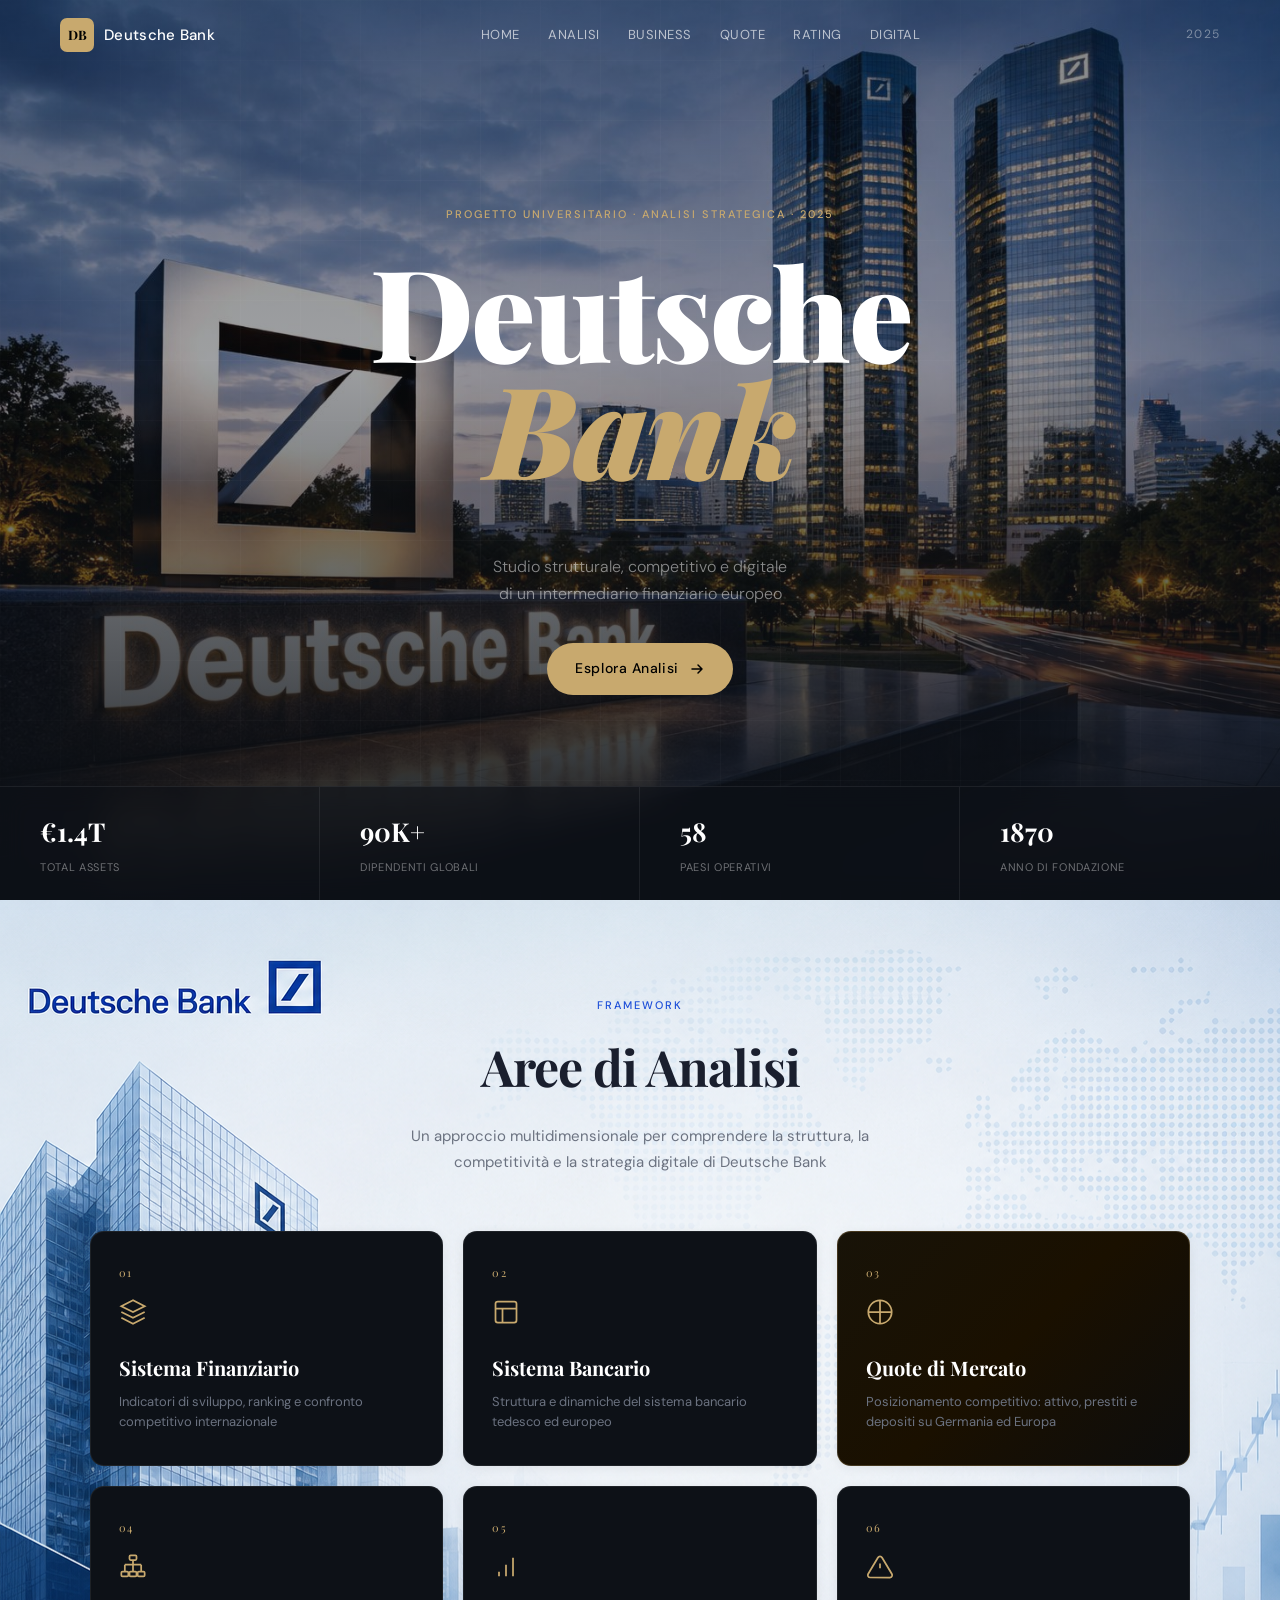
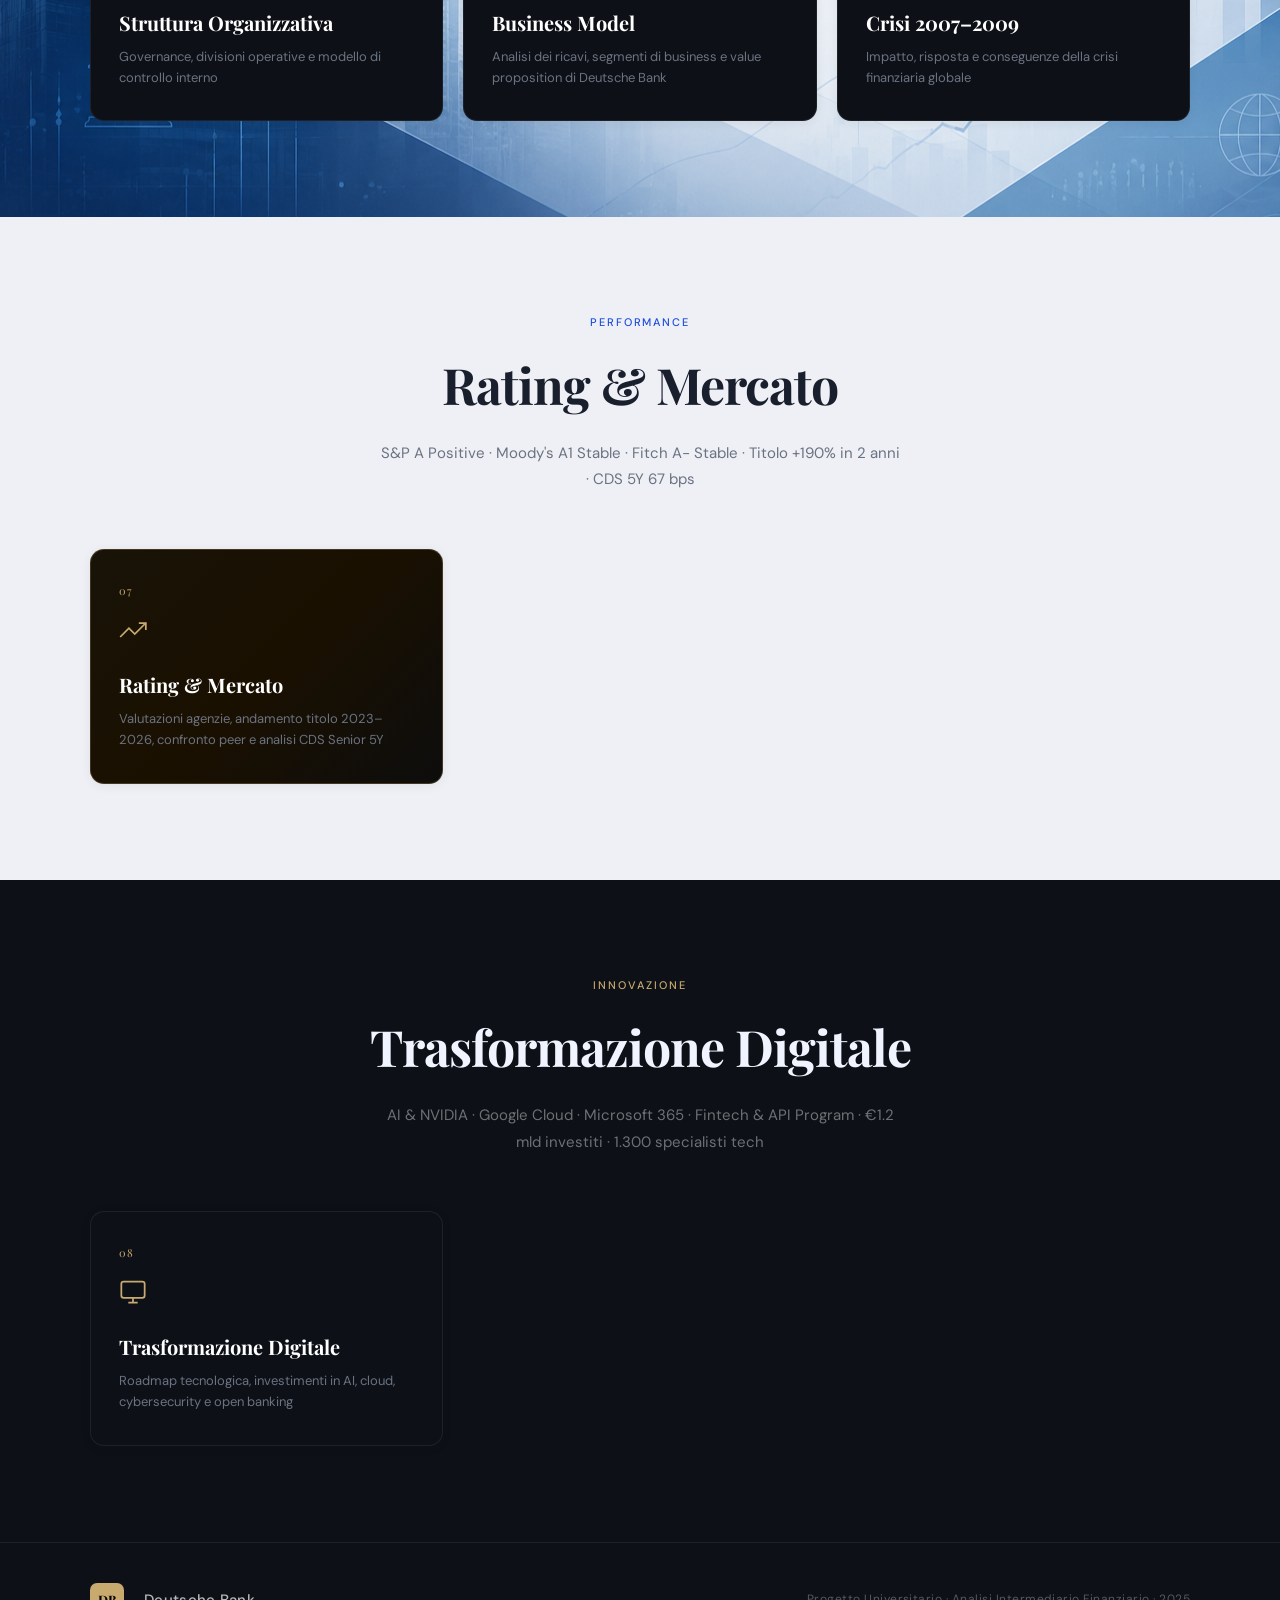
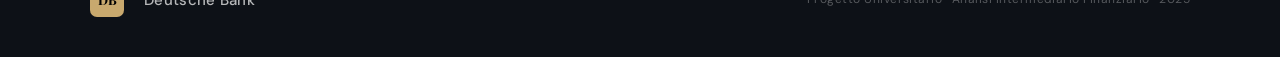
<file: pj/index.html>
<!DOCTYPE html>
<html lang="it">
<head>
  <meta charset="UTF-8">
  <meta name="viewport" content="width=device-width, initial-scale=1">
  <title>Deutsche Bank | Strategic Analysis</title>
  <link rel="stylesheet" href="style.css">
  <link href="https://fonts.googleapis.com/css2?family=Playfair+Display:ital,wght@0,400;0,700;0,900;1,700&family=DM+Sans:wght@300;400;500;600&display=swap" rel="stylesheet">
</head>
<body>

<!-- ══════════════════ NAVBAR ══════════════════ -->
<header class="navbar" id="navbar">
  <div class="logo">
    <span class="logo-db">DB</span>
    <span class="logo-text">Deutsche Bank</span>
  </div>
  <nav class="nav-links">
    <a href="#home">Home</a>
    <a href="#analysis">Analisi</a>
    <a href="#parte4">Business</a>
    <a href="#quote">Quote</a>
    <a href="#rating">Rating</a>
    <a href="#digital">Digital</a>
  </nav>
  <div class="nav-year">2025</div>
</header>

<!-- ══════════════════ HERO ══════════════════ -->
<section id="home" class="hero">
  <div class="hero-bg" style="background-image: url('hero-bg.png');"></div>
  <div class="hero-overlay"></div>
  <div class="hero-grid-bg"></div>

  <div class="hero-content">
    <div class="hero-label">Progetto Universitario · Analisi Strategica · 2025</div>
    <h1 class="hero-title">
      Deutsche<br><em>Bank</em>
    </h1>
    <div class="hero-divider"></div>
    <p class="hero-sub">Studio strutturale, competitivo e digitale<br>di un intermediario finanziario europeo</p>
    <a href="#analysis" class="btn-primary">
      <span>Esplora Analisi</span>
      <svg width="16" height="16" viewBox="0 0 16 16" fill="none">
        <path d="M3 8h10M9 4l4 4-4 4" stroke="currentColor" stroke-width="1.5" stroke-linecap="round" stroke-linejoin="round"/>
      </svg>
    </a>
  </div>

  <div class="hero-stat-strip">
    <div class="hero-stat">
      <span class="stat-val">€1.4T</span>
      <span class="stat-lbl">Total Assets</span>
    </div>
    <div class="hero-stat">
      <span class="stat-val">90K+</span>
      <span class="stat-lbl">Dipendenti Globali</span>
    </div>
    <div class="hero-stat">
      <span class="stat-val">58</span>
      <span class="stat-lbl">Paesi Operativi</span>
    </div>
    <div class="hero-stat">
      <span class="stat-val">1870</span>
      <span class="stat-lbl">Anno di Fondazione</span>
    </div>
  </div>
</section>

<!-- ══════════════════ AREE DI ANALISI ══════════════════ -->
<section id="analysis" class="analysis-section" style="background-image: url('sfondo.png');">
  <div class="section-header">
    <span class="section-label">Framework</span>
    <h2 class="section-title">Aree di Analisi</h2>
    <p class="section-desc">Un approccio multidimensionale per comprendere la struttura, la competitività e la strategia digitale di Deutsche Bank</p>
  </div>

  <div class="cards-grid">
    <a href="sistema-finanziario.html" class="card card--featured">
      <div class="card-num">01</div>
      <div class="card-icon">
        <svg width="28" height="28" viewBox="0 0 24 24" fill="none" stroke="currentColor" stroke-width="1.5"><path d="M12 2L2 7l10 5 10-5-10-5z"/><path d="M2 17l10 5 10-5"/><path d="M2 12l10 5 10-5"/></svg>
      </div>
      <h3>Sistema Finanziario</h3>
      <p>Indicatori di sviluppo, ranking e confronto competitivo internazionale</p>
      <div class="card-arrow">→</div>
    </a>

    <a href="sistema-bancario.html" class="card card--featured">
      <div class="card-num">02</div>
      <div class="card-icon">
        <svg width="28" height="28" viewBox="0 0 24 24" fill="none" stroke="currentColor" stroke-width="1.5"><rect x="3" y="3" width="18" height="18" rx="2"/><path d="M3 9h18M9 21V9"/></svg>
      </div>
      <h3>Sistema Bancario</h3>
      <p>Struttura e dinamiche del sistema bancario tedesco ed europeo</p>
      <div class="card-arrow">→</div>
    </a>

    <a href="quote-mercato.html" class="card card--featured card--gold">
      <div class="card-num">03</div>
      <div class="card-icon">
        <svg width="28" height="28" viewBox="0 0 24 24" fill="none" stroke="currentColor" stroke-width="1.5"><circle cx="12" cy="12" r="10"/><path d="M12 2v20M2 12h20"/></svg>
      </div>
      <h3>Quote di Mercato</h3>
      <p>Posizionamento competitivo: attivo, prestiti e depositi su Germania ed Europa</p>
      <div class="card-arrow">→</div>
    </a>

    <a href="struttura-organizzativa.html" class="card card--featured">
  <div class="card-num">04</div>
  <div class="card-icon">
    <svg width="28" height="28" viewBox="0 0 24 24" fill="none" stroke="currentColor" stroke-width="1.5">
      <rect x="9" y="2" width="6" height="4" rx="1"/>
      <rect x="2" y="16" width="6" height="4" rx="1"/>
      <rect x="9" y="16" width="6" height="4" rx="1"/>
      <rect x="16" y="16" width="6" height="4" rx="1"/>
      <line x1="12" y1="6" x2="12" y2="10"/>
      <line x1="5" y1="10" x2="19" y2="10"/>
      <line x1="5" y1="10" x2="5" y2="16"/>
      <line x1="12" y1="10" x2="12" y2="16"/>
      <line x1="19" y1="10" x2="19" y2="16"/>
    </svg>
  </div>
  <h3>Struttura Organizzativa</h3>
  <p>Governance, divisioni operative e modello di controllo interno</p>
  <div class="card-arrow">→</div>
</a>

    <a href="business-model.html" class="card card--featured">
      <div class="card-num">05</div>
      <div class="card-icon">
        <svg width="28" height="28" viewBox="0 0 24 24" fill="none" stroke="currentColor" stroke-width="1.5"><path d="M12 20V10M18 20V4M6 20v-4"/></svg>
      </div>
      <h3>Business Model</h3>
      <p>Analisi dei ricavi, segmenti di business e value proposition di Deutsche Bank</p>
      <div class="card-arrow">→</div>
    </a>

<a href="crisi.html" class="card card--featured">
  <div class="card-num">06</div>
  <div class="card-icon">
    <svg width="28" height="28" viewBox="0 0 24 24" fill="none" stroke="currentColor" stroke-width="1.5"><path d="M10.29 3.86L1.82 18a2 2 0 0 0 1.71 3h16.94a2 2 0 0 0 1.71-3L13.71 3.86a2 2 0 0 0-3.42 0z"/><line x1="12" y1="9" x2="12" y2="13"/><line x1="12" y1="17" x2="12.01" y2="17"/></svg>
  </div>
  <h3>Crisi 2007–2009</h3>
  <p>Impatto, risposta e conseguenze della crisi finanziaria globale</p>
  <div class="card-arrow">→</div>
</a>
</section>
<!-- ══════════════════ RATING ══════════════════ -->
<section id="rating" class="section-light">
  <div class="section-header">
    <span class="section-label">Performance</span>
    <h2 class="section-title">Rating & Mercato</h2>
    <p class="section-desc">S&amp;P A Positive · Moody's A1 Stable · Fitch A− Stable · Titolo +190% in 2 anni · CDS 5Y 67 bps</p>
  </div>
  <div class="cards-grid">
    <a href="rating.html" class="card card--featured card--gold">
      <div class="card-num">07</div>
      <div class="card-icon">
        <svg width="28" height="28" viewBox="0 0 24 24" fill="none" stroke="currentColor" stroke-width="1.5"><polyline points="23 6 13.5 15.5 8.5 10.5 1 18"/><polyline points="17 6 23 6 23 12"/></svg>
      </div>
      <h3>Rating & Mercato</h3>
      <p>Valutazioni agenzie, andamento titolo 2023–2026, confronto peer e analisi CDS Senior 5Y</p>
      <div class="card-arrow">→</div>
    </a>
  </div>
</section>

<!-- ══════════════════ DIGITAL ══════════════════ -->
<section id="digital" class="section-dark">
  <div class="section-header light">
    <span class="section-label">Innovazione</span>
    <h2 class="section-title">Trasformazione Digitale</h2>
    <p class="section-desc">AI & NVIDIA · Google Cloud · Microsoft 365 · Fintech & API Program · €1.2 mld investiti · 1.300 specialisti tech</p>
  </div>
  <div class="cards-grid">
    <a href="digitalizzazione.html" class="card card--featured">
      <div class="card-num">08</div>
      <div class="card-icon">
        <svg width="28" height="28" viewBox="0 0 24 24" fill="none" stroke="currentColor" stroke-width="1.5"><rect x="2" y="3" width="20" height="14" rx="2"/><path d="M8 21h8M12 17v4"/></svg>
      </div>
      <h3>Trasformazione Digitale</h3>
      <p>Roadmap tecnologica, investimenti in AI, cloud, cybersecurity e open banking</p>
      <div class="card-arrow">→</div>
    </a>
  </div>
</section>

<!-- ══════════════════ FOOTER ══════════════════ -->
<footer class="footer">
  <div class="footer-inner">
    <div class="footer-logo">
      <span class="logo-db">DB</span>
      <span style="font-weight:500; font-size:15px; color:rgba(255,255,255,.7); letter-spacing:.02em; margin-left:10px;">Deutsche Bank</span>
    </div>
    <p class="footer-note">Progetto Universitario · Analisi Intermediario Finanziario · 2025</p>
  </div>
</footer>

<script src="script.js"></script>
</body>
</html>
</file>
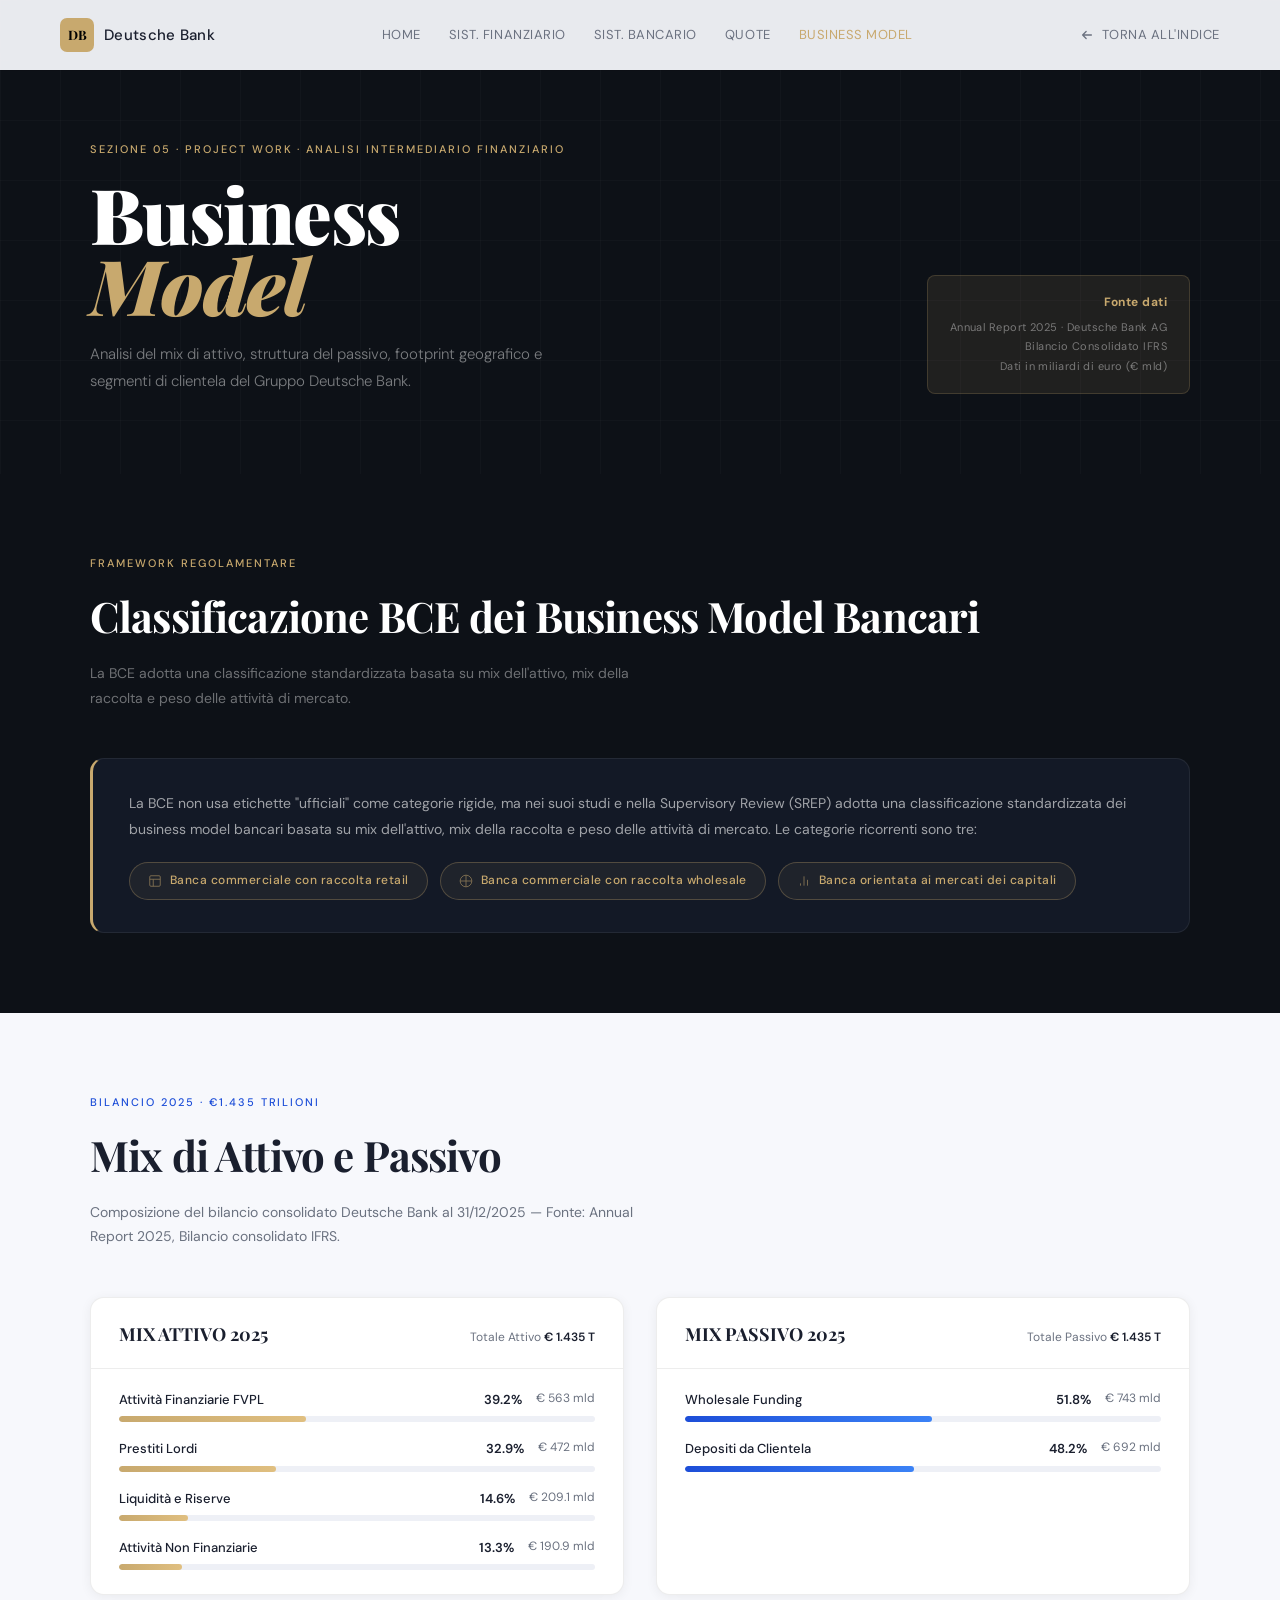
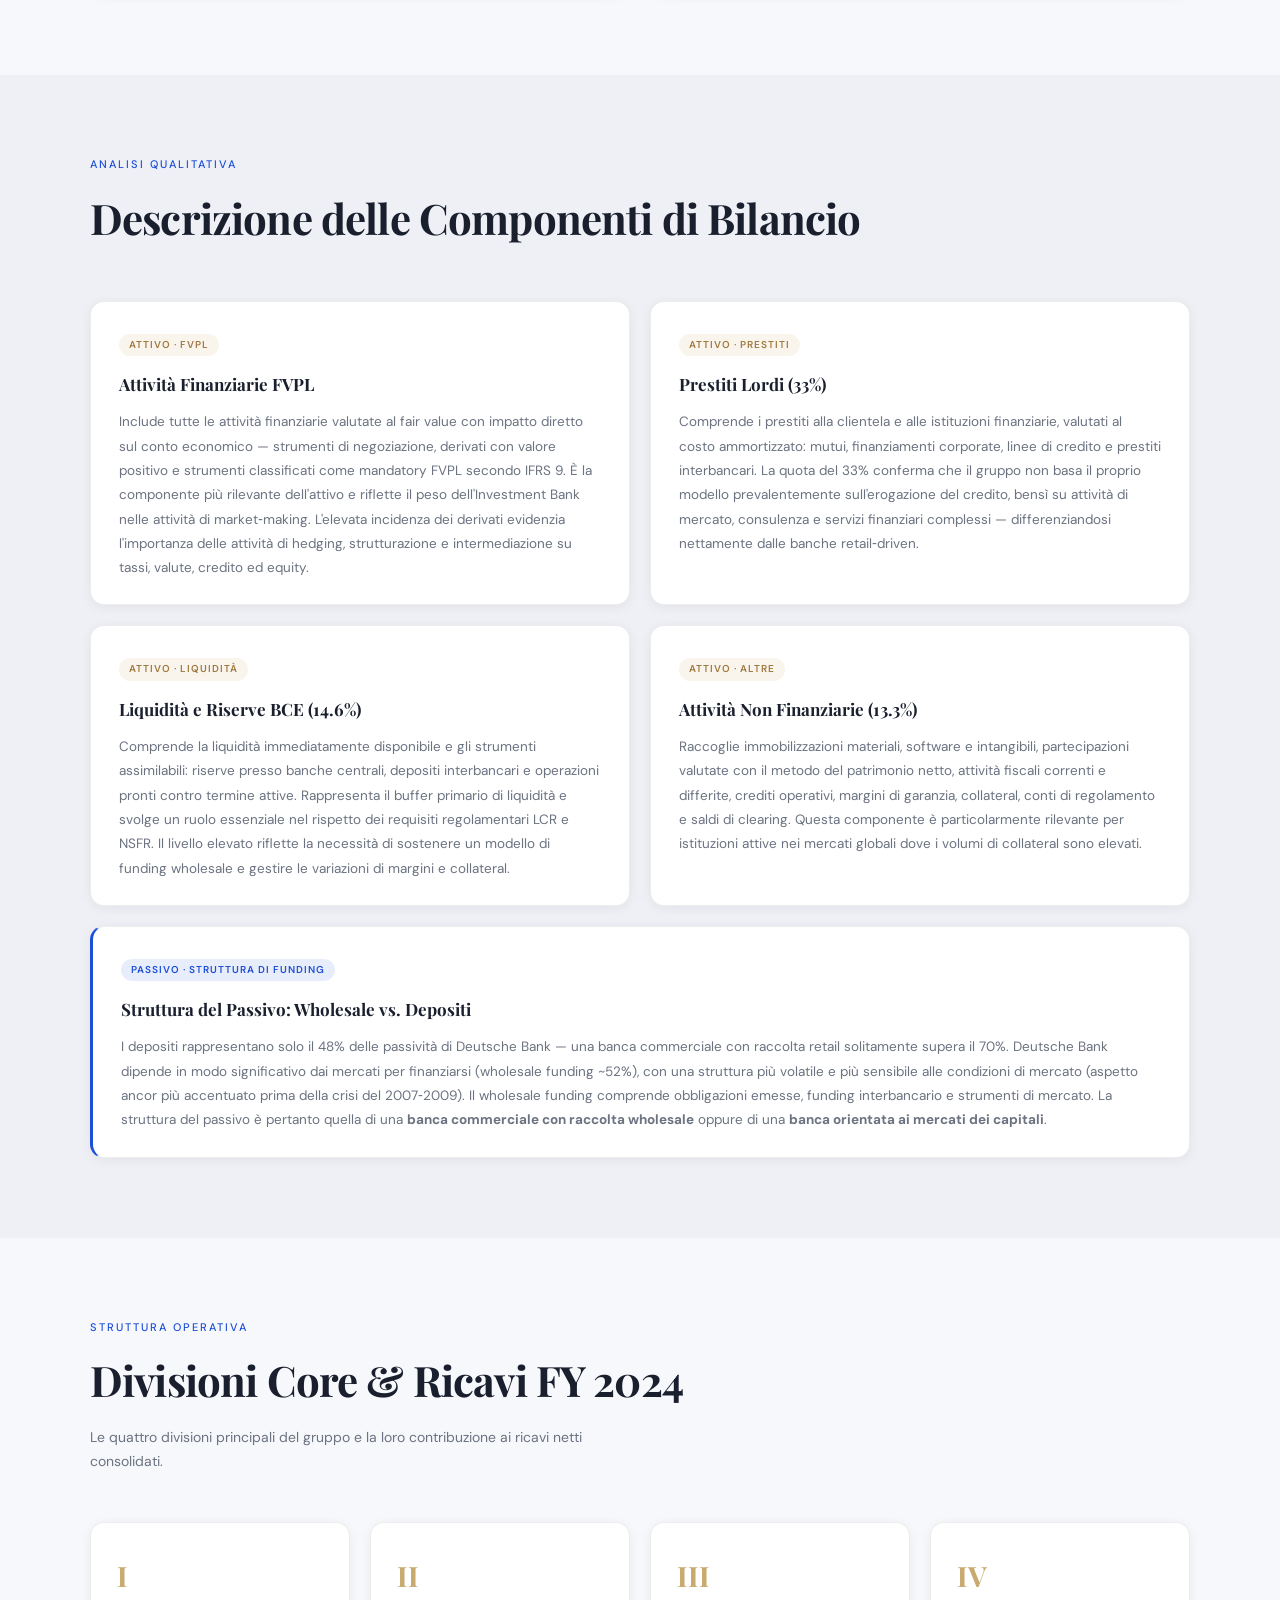
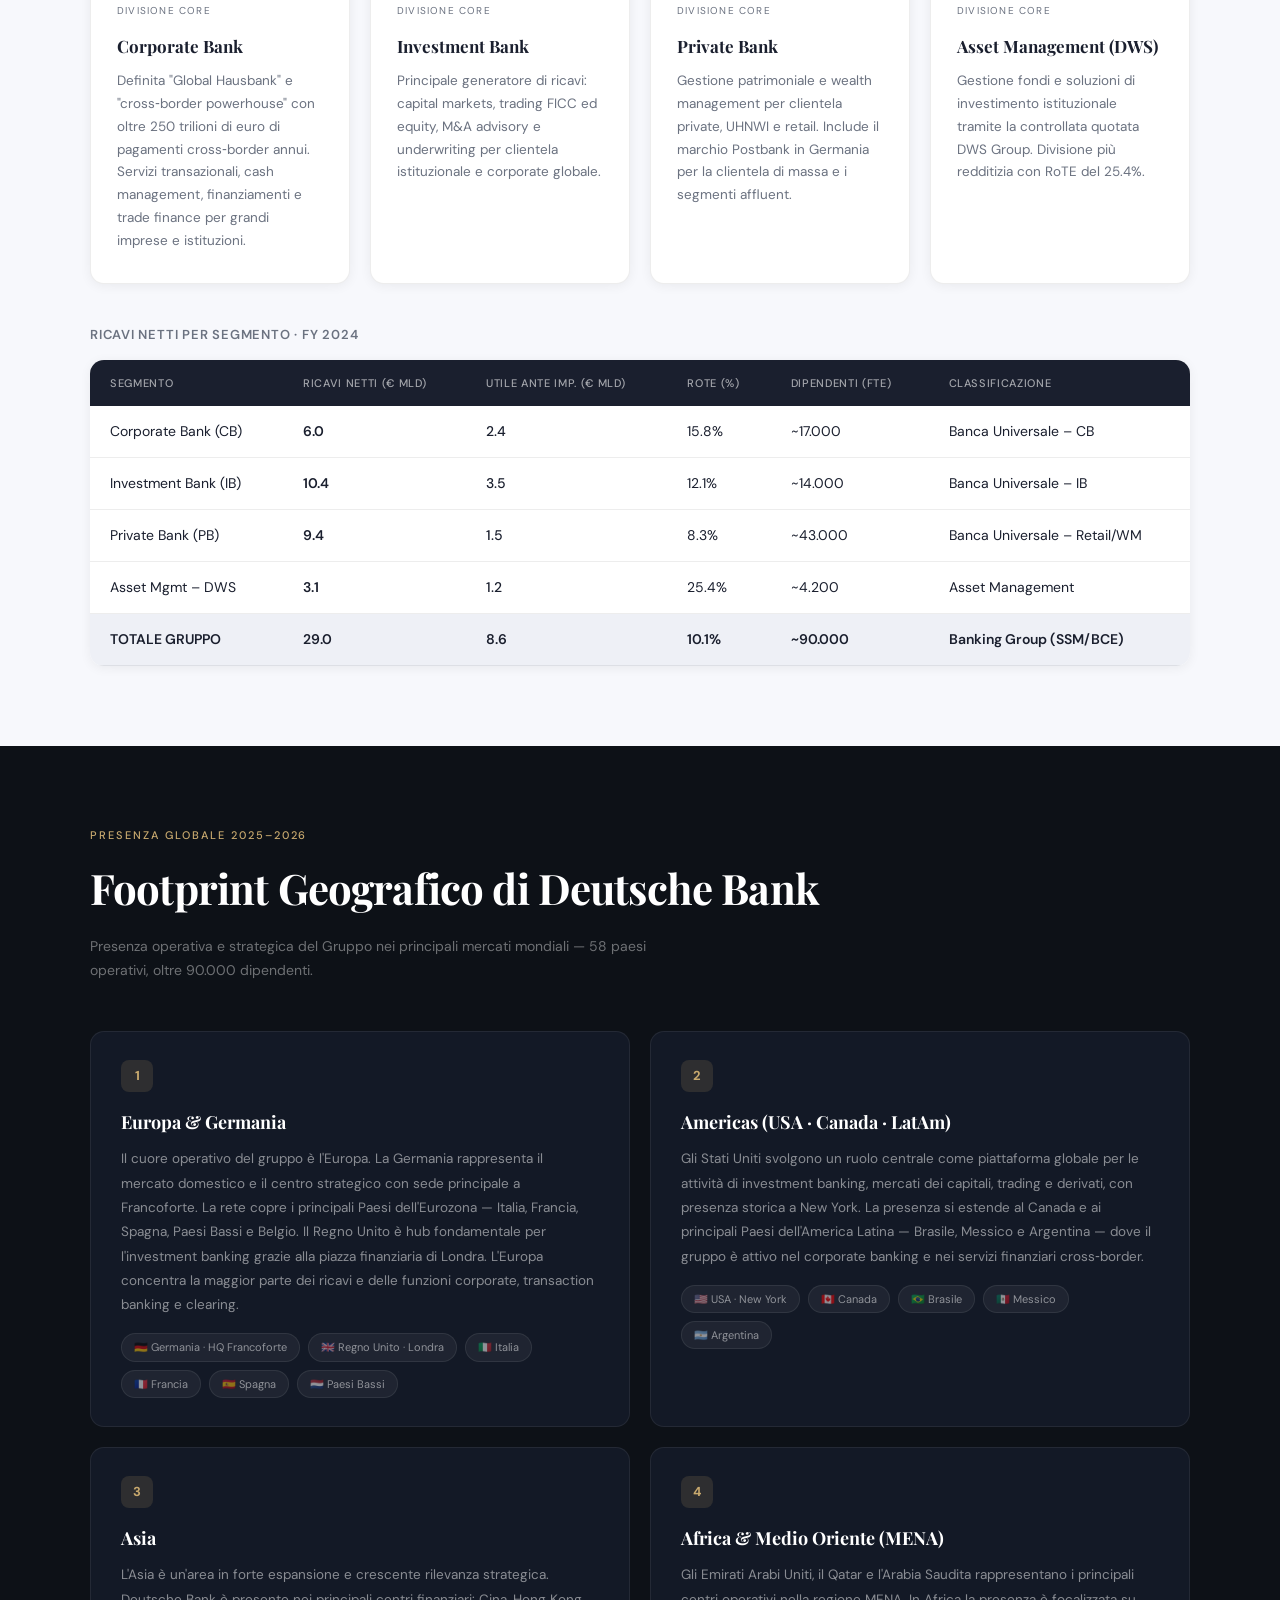
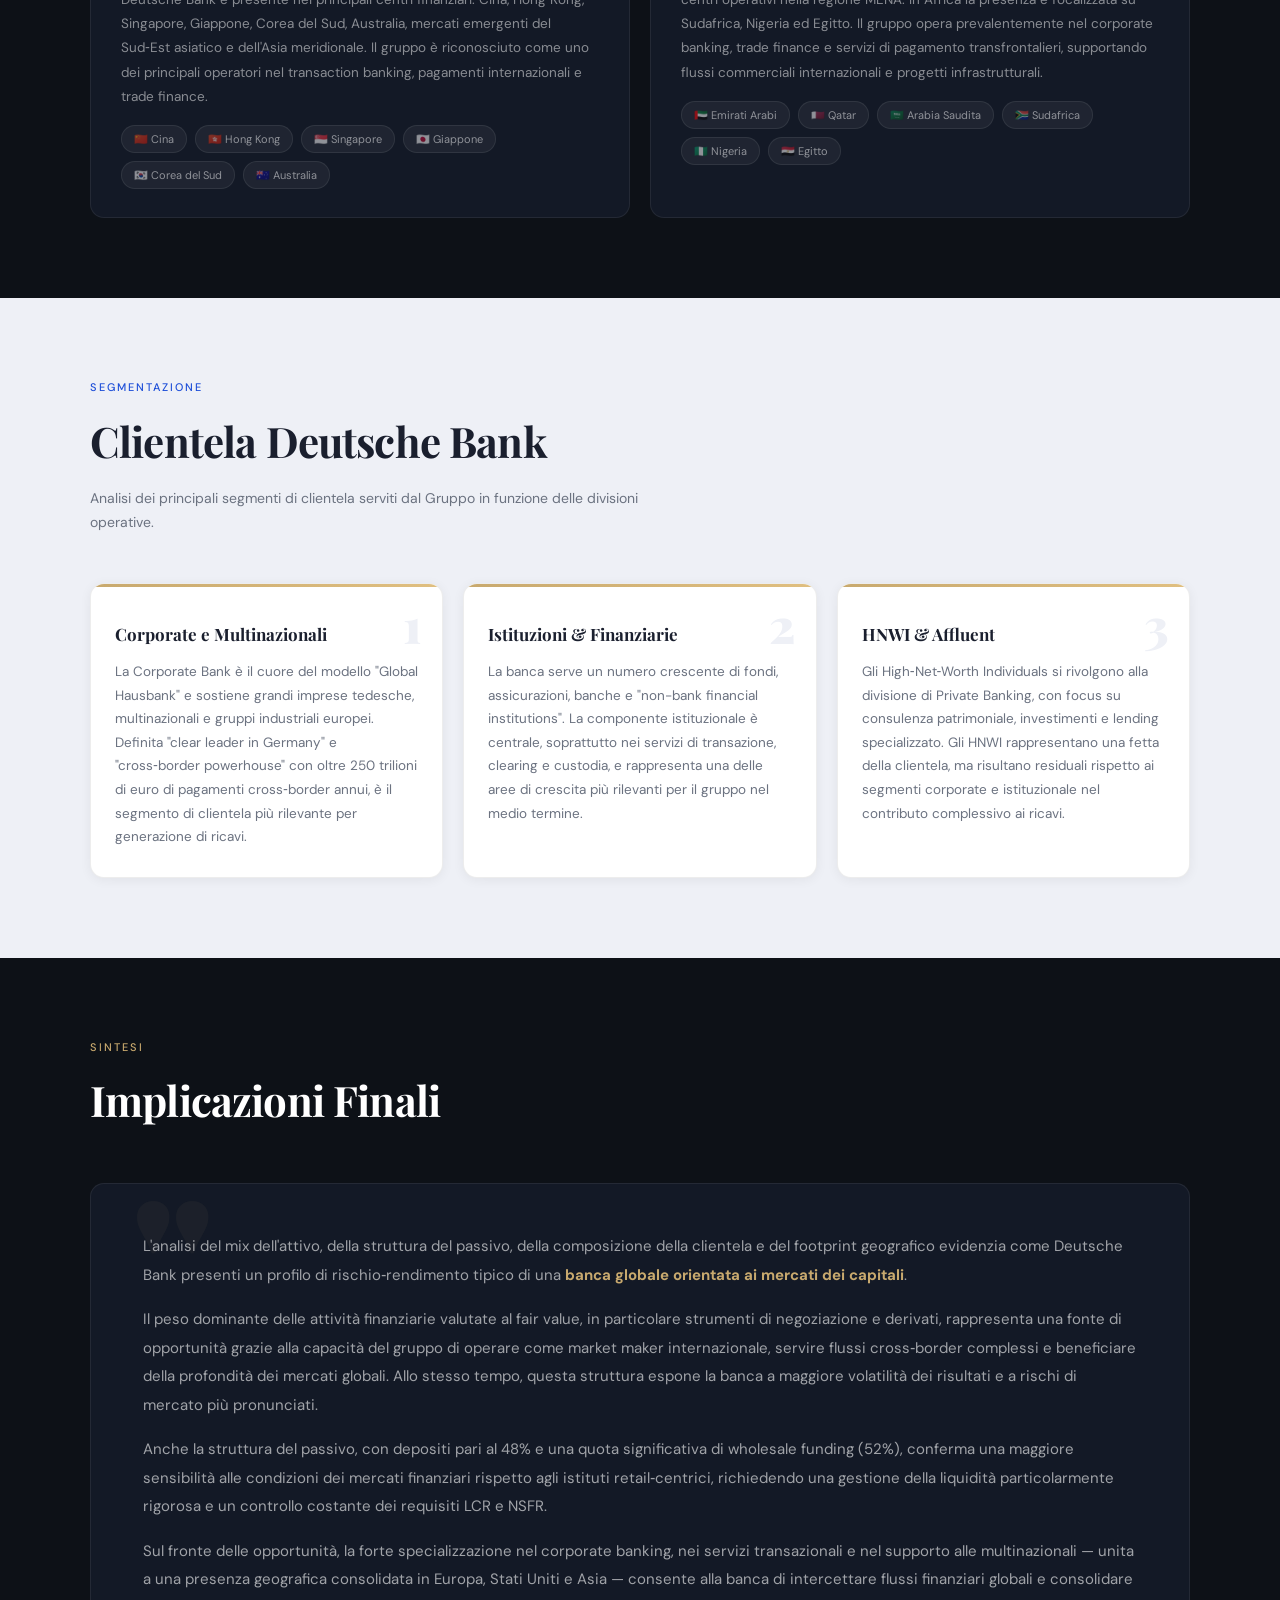
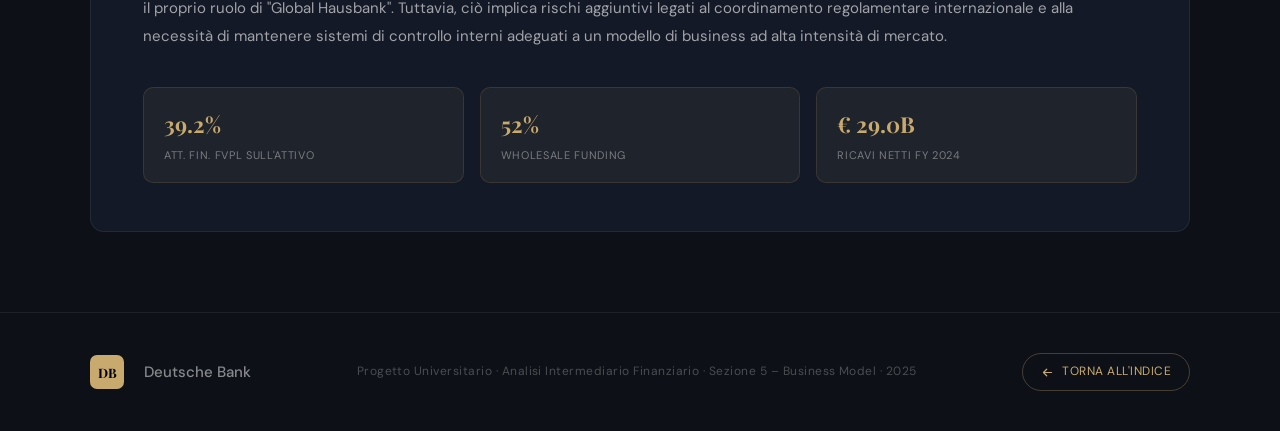
<file: pj/business-model.html>
<!DOCTYPE html>
<html lang="it">
<head>
  <meta charset="UTF-8">
  <meta name="viewport" content="width=device-width, initial-scale=1">
  <title>Deutsche Bank | Business Model – Sezione 5</title>
  <link href="https://fonts.googleapis.com/css2?family=Playfair+Display:ital,wght@0,400;0,700;0,900;1,700&family=DM+Sans:wght@300;400;500;600&display=swap" rel="stylesheet">
  <style>
    /* ============================================================
       DESIGN TOKENS — stesso sistema di style.css
    ============================================================ */
    :root {
      --bg:           #f7f8fc;
      --bg-2:         #eef0f6;
      --bg-dark:      #0d1117;
      --bg-dark-2:    #131926;
      --bg-card:      #ffffff;

      --accent:       #c8a96e;
      --accent-2:     #1d4ed8;
      --accent-hover: #e0bf80;
      --accent-muted: rgba(200,169,110,0.12);

      --text:         #1a1f2e;
      --text-muted:   #6b7280;
      --text-light:   #9ca3af;
      --text-white:   #f0f4ff;

      --border:       rgba(0,0,0,0.07);
      --border-dark:  rgba(255,255,255,0.07);

      --radius:       14px;
      --font-display: 'Playfair Display', Georgia, serif;
      --font-body:    'DM Sans', system-ui, sans-serif;

      --shadow-sm:    0 2px 12px rgba(0,0,0,0.06);
      --shadow-md:    0 8px 32px rgba(0,0,0,0.10);
      --shadow-lg:    0 20px 60px rgba(0,0,0,0.14);
    }

    *, *::before, *::after { margin: 0; padding: 0; box-sizing: border-box; }
    html { scroll-behavior: smooth; }
    body {
      font-family: var(--font-body);
      background: var(--bg);
      color: var(--text);
      overflow-x: hidden;
      line-height: 1.65;
    }

    /* ============================================================
       NAVBAR
    ============================================================ */
    .navbar {
      position: fixed; top: 0; left: 0; right: 0; z-index: 1000;
      display: flex; align-items: center; justify-content: space-between;
      padding: 18px 60px;
      background: rgba(247,248,252,0.94);
      backdrop-filter: blur(16px);
      box-shadow: 0 1px 0 var(--border);
    }
    .logo { display: flex; align-items: center; gap: 10px; text-decoration: none; }
    .logo-db {
      display: inline-flex; align-items: center; justify-content: center;
      width: 34px; height: 34px;
      background: var(--accent); color: #000;
      font-family: var(--font-display); font-weight: 700; font-size: 13px;
      border-radius: 7px;
    }
    .logo-text { font-weight: 500; font-size: 15px; color: var(--text); letter-spacing: .02em; }
    .nav-links { display: flex; gap: 28px; }
    .nav-links a {
      text-decoration: none; color: var(--text-muted); font-size: 13px;
      font-weight: 400; letter-spacing: .04em; text-transform: uppercase;
      transition: color 0.2s;
    }
    .nav-links a:hover, .nav-links a.active { color: var(--accent); }
    .nav-back {
      display: inline-flex; align-items: center; gap: 8px;
      font-size: 13px; color: var(--text-muted); text-decoration: none;
      letter-spacing: .04em; text-transform: uppercase;
      transition: color 0.2s;
    }
    .nav-back:hover { color: var(--accent); }

    /* ============================================================
       HERO — minimal dark strip
    ============================================================ */
    .bm-hero {
      background: var(--bg-dark);
      padding: 140px 60px 80px;
      position: relative; overflow: hidden;
    }
    .bm-hero::before {
      content: '';
      position: absolute; inset: 0;
      background-image:
        linear-gradient(rgba(255,255,255,.018) 1px, transparent 1px),
        linear-gradient(90deg, rgba(255,255,255,.018) 1px, transparent 1px);
      background-size: 60px 60px;
    }
    .bm-hero-inner {
      max-width: 1100px; margin: 0 auto;
      display: grid; grid-template-columns: 1fr auto;
      align-items: end; gap: 60px;
      position: relative; z-index: 1;
    }
    .bm-hero-label {
      font-size: 11px; letter-spacing: .18em; text-transform: uppercase;
      color: var(--accent); margin-bottom: 20px; display: block; font-weight: 500;
    }
    .bm-hero-title {
      font-family: var(--font-display);
      font-size: clamp(48px, 6vw, 82px);
      font-weight: 900; line-height: .92;
      color: white; letter-spacing: -.02em;
    }
    .bm-hero-title em { font-style: italic; color: var(--accent); }
    .bm-hero-sub {
      font-size: 15px; color: rgba(255,255,255,0.45);
      margin-top: 22px; max-width: 480px; line-height: 1.75; font-weight: 300;
    }
    .bm-hero-source {
      background: rgba(200,169,110,0.1);
      border: 1px solid rgba(200,169,110,0.2);
      border-radius: 8px; padding: 16px 22px;
      font-size: 11px; color: rgba(255,255,255,0.4);
      letter-spacing: .04em; text-align: right; line-height: 1.8;
      white-space: nowrap;
    }
    .bm-hero-source strong { color: var(--accent); display: block; font-size: 12px; margin-bottom: 4px; }

    /* ============================================================
       SECTION WRAPPERS
    ============================================================ */
    .section-light { background: var(--bg); padding: 80px 60px; }
    .section-alt    { background: var(--bg-2); padding: 80px 60px; }
    .section-dark   { background: var(--bg-dark); padding: 80px 60px; }

    .section-inner { max-width: 1100px; margin: 0 auto; }

    .section-header { margin-bottom: 48px; }
    .section-label {
      font-size: 11px; letter-spacing: .18em; text-transform: uppercase;
      color: var(--accent-2); font-weight: 500; margin-bottom: 10px; display: block;
    }
    .section-label--gold { color: var(--accent); }
    .section-title {
      font-family: var(--font-display);
      font-size: clamp(28px, 3.5vw, 42px);
      font-weight: 700; color: var(--text); letter-spacing: -.02em; margin-bottom: 10px;
    }
    .section-title--white { color: white; }
    .section-desc { font-size: 14px; color: var(--text-muted); max-width: 560px; line-height: 1.75; }
    .section-desc--white { color: rgba(255,255,255,0.4); }

    /* ============================================================
       BCE CLASSIFICATION BOX
    ============================================================ */
    .bce-box {
      background: var(--bg-dark-2);
      border: 1px solid var(--border-dark);
      border-left: 3px solid var(--accent);
      border-radius: var(--radius);
      padding: 32px 36px;
      margin-bottom: 0;
    }
    .bce-box p { color: rgba(255,255,255,0.6); font-size: 14px; line-height: 1.8; }
    .bce-pills { display: flex; gap: 12px; flex-wrap: wrap; margin-top: 20px; }
    .bce-pill {
      display: inline-flex; align-items: center; gap: 8px;
      padding: 8px 18px; border-radius: 40px;
      font-size: 12px; font-weight: 500; letter-spacing: .04em;
      border: 1px solid rgba(200,169,110,0.3);
      color: var(--accent);
      background: rgba(200,169,110,0.07);
    }
    .bce-pill svg { opacity: .6; }

    /* ============================================================
       MIX ATTIVO / PASSIVO — grid layout
    ============================================================ */
    .mix-grid {
      display: grid; grid-template-columns: 1fr 1fr; gap: 32px;
    }
    .mix-panel {
      background: var(--bg-card);
      border: 1px solid var(--border);
      border-radius: var(--radius);
      overflow: hidden;
      box-shadow: var(--shadow-sm);
    }
    .mix-panel-header {
      padding: 22px 28px 18px;
      border-bottom: 1px solid var(--border);
      display: flex; align-items: baseline; justify-content: space-between;
    }
    .mix-panel-title {
      font-family: var(--font-display);
      font-size: 18px; font-weight: 700; color: var(--text);
    }
    .mix-panel-total {
      font-size: 12px; color: var(--text-muted);
    }
    .mix-panel-total strong { color: var(--text); font-weight: 600; }

    .mix-bars { padding: 20px 28px 24px; display: flex; flex-direction: column; gap: 16px; }
    .mix-row { display: flex; flex-direction: column; gap: 6px; }
    .mix-row-header { display: flex; justify-content: space-between; align-items: baseline; }
    .mix-row-name { font-size: 13px; color: var(--text); font-weight: 500; }
    .mix-row-meta { display: flex; gap: 14px; }
    .mix-pct { font-size: 13px; font-weight: 600; color: var(--text); }
    .mix-val { font-size: 12px; color: var(--text-muted); }
    .mix-bar-track {
      height: 6px; background: var(--bg-2); border-radius: 99px; overflow: hidden;
    }
    .mix-bar-fill {
      height: 100%; border-radius: 99px;
      background: linear-gradient(90deg, var(--accent) 0%, var(--accent-hover) 100%);
      transition: width 1s cubic-bezier(.16,1,.3,1);
    }
    .mix-bar-fill--blue {
      background: linear-gradient(90deg, #1d4ed8 0%, #3b82f6 100%);
    }

    /* ============================================================
       DESCRIZIONE MIX — card espandibile
    ============================================================ */
    .desc-grid { display: grid; grid-template-columns: 1fr 1fr; gap: 20px; }
    .desc-card {
      background: var(--bg-card);
      border: 1px solid var(--border);
      border-radius: var(--radius);
      padding: 28px 28px 24px;
      box-shadow: var(--shadow-sm);
    }
    .desc-card-tag {
      display: inline-block; font-size: 10px; letter-spacing: .1em;
      text-transform: uppercase; padding: 3px 10px; border-radius: 40px;
      margin-bottom: 14px; font-weight: 600;
    }
    .desc-card-tag--attivo  { background: rgba(200,169,110,0.12); color: #a07940; }
    .desc-card-tag--passivo { background: rgba(29,78,216,0.1); color: var(--accent-2); }
    .desc-card h4 {
      font-family: var(--font-display); font-size: 17px; font-weight: 700;
      color: var(--text); margin-bottom: 12px;
    }
    .desc-card p { font-size: 13.5px; color: var(--text-muted); line-height: 1.8; }

    /* ============================================================
       FOOTPRINT GEOGRAFICO
    ============================================================ */
    .geo-grid { display: grid; grid-template-columns: repeat(2, 1fr); gap: 20px; }
    .geo-card {
      background: var(--bg-dark-2);
      border: 1px solid var(--border-dark);
      border-radius: var(--radius);
      padding: 28px 30px;
    }
    .geo-num {
      width: 32px; height: 32px; border-radius: 8px;
      background: rgba(200,169,110,0.15);
      display: flex; align-items: center; justify-content: center;
      font-size: 13px; font-weight: 700; color: var(--accent);
      margin-bottom: 16px;
    }
    .geo-card h4 {
      font-family: var(--font-display); font-size: 18px;
      color: white; font-weight: 700; margin-bottom: 10px;
    }
    .geo-card p { font-size: 13.5px; color: rgba(255,255,255,0.5); line-height: 1.8; }
    .geo-tags { display: flex; flex-wrap: wrap; gap: 8px; margin-top: 16px; }
    .geo-tag {
      font-size: 11px; padding: 4px 12px; border-radius: 40px;
      background: rgba(255,255,255,0.05); color: rgba(255,255,255,0.5);
      border: 1px solid rgba(255,255,255,0.08);
    }

    /* ============================================================
       CLIENTELA
    ============================================================ */
    .clientela-grid { display: grid; grid-template-columns: repeat(3, 1fr); gap: 20px; }
    .cl-card {
      background: var(--bg-card);
      border: 1px solid var(--border);
      border-radius: var(--radius);
      padding: 28px 24px;
      box-shadow: var(--shadow-sm);
      position: relative; overflow: hidden;
    }
    .cl-card::before {
      content: '';
      position: absolute; top: 0; left: 0; right: 0; height: 3px;
      background: linear-gradient(90deg, var(--accent), var(--accent-hover));
    }
    .cl-num {
      font-family: var(--font-display); font-size: 48px; font-weight: 900;
      color: var(--bg-2); line-height: 1;
      position: absolute; top: 16px; right: 20px;
    }
    .cl-card h4 {
      font-family: var(--font-display); font-size: 17px;
      color: var(--text); font-weight: 700; margin-bottom: 12px; margin-top: 8px;
    }
    .cl-card p { font-size: 13.5px; color: var(--text-muted); line-height: 1.75; }

    /* ============================================================
       IMPLICAZIONI FINALI
    ============================================================ */
    .impl-card {
      background: var(--bg-dark-2);
      border: 1px solid var(--border-dark);
      border-radius: var(--radius);
      padding: 48px 52px;
      position: relative; overflow: hidden;
    }
    .impl-card::before {
      content: '"';
      position: absolute; top: -20px; left: 40px;
      font-family: var(--font-display); font-size: 200px; font-weight: 900;
      color: rgba(200,169,110,0.05); line-height: 1; pointer-events: none;
    }
    .impl-card p {
      font-size: 15px; color: rgba(255,255,255,0.6);
      line-height: 1.9; margin-bottom: 16px; position: relative; z-index: 1;
    }
    .impl-card p:last-child { margin-bottom: 0; }
    .impl-highlights {
      display: grid; grid-template-columns: repeat(3,1fr);
      gap: 16px; margin-top: 36px;
    }
    .impl-h {
      background: rgba(200,169,110,0.07);
      border: 1px solid rgba(200,169,110,0.15);
      border-radius: 10px; padding: 18px 20px;
    }
    .impl-h-val { font-size: 22px; font-weight: 700; color: var(--accent); font-family: var(--font-display); }
    .impl-h-lbl { font-size: 11px; color: rgba(255,255,255,0.4); letter-spacing: .06em; text-transform: uppercase; margin-top: 4px; }

    /* ============================================================
       RICAVI TABLE (da index.html, riutilizzata)
    ============================================================ */
    .p4-table-section { margin-top: 40px; }
    .p4-table-title {
      font-size: 13px; font-weight: 600; color: var(--text-muted);
      letter-spacing: .06em; text-transform: uppercase; margin-bottom: 14px;
    }
    .p4-table {
      width: 100%; border-collapse: collapse;
      font-size: 14px; background: var(--bg-card);
      border-radius: var(--radius); overflow: hidden;
      box-shadow: var(--shadow-sm);
    }
    .p4-table thead tr { background: var(--text); }
    .p4-table thead th {
      padding: 14px 20px; text-align: left;
      font-size: 11px; letter-spacing: .06em; text-transform: uppercase;
      color: rgba(255,255,255,0.6); font-weight: 500;
    }
    .p4-table tbody tr { border-bottom: 1px solid var(--border); transition: background .18s; }
    .p4-table tbody tr:hover { background: var(--bg-2); }
    .p4-table tbody td { padding: 14px 20px; color: var(--text); }
    .p4-table .total-row { background: var(--bg-2); font-weight: 600; }
    .accent-val { font-weight: 600; color: var(--text); }
    .positive { color: #16a34a; font-weight: 500; }
    .negative { color: #dc2626; font-weight: 500; }

    /* ============================================================
       DIVISIONI CORE CARDS
    ============================================================ */
    .div-grid { display: grid; grid-template-columns: repeat(3, 1fr); gap: 20px; margin-bottom: 40px; }
    .div-card {
      background: var(--bg-card);
      border: 1px solid var(--border);
      border-radius: var(--radius);
      padding: 30px 26px;
      box-shadow: var(--shadow-sm);
    }
    .div-roman {
      font-family: var(--font-display); font-size: 28px; font-weight: 700;
      color: var(--accent); margin-bottom: 4px;
    }
    .div-label { font-size: 10px; letter-spacing: .12em; text-transform: uppercase; color: var(--text-muted); margin-bottom: 12px; }
    .div-title { font-family: var(--font-display); font-size: 17px; font-weight: 700; color: var(--text); margin-bottom: 10px; }
    .div-card p { font-size: 13.5px; color: var(--text-muted); line-height: 1.7; }

    /* ============================================================
       FOOTER
    ============================================================ */
    .footer {
      background: var(--bg-dark); padding: 40px 60px;
      border-top: 1px solid var(--border-dark);
    }
    .footer-inner {
      max-width: 1100px; margin: 0 auto;
      display: flex; align-items: center; justify-content: space-between;
    }
    .footer-logo { display: flex; align-items: center; gap: 10px; }
    .footer-note { font-size: 12px; color: rgba(255,255,255,0.25); letter-spacing: .04em; }
    .footer-back {
      display: inline-flex; align-items: center; gap: 8px;
      font-size: 12px; color: var(--accent); text-decoration: none;
      letter-spacing: .04em; text-transform: uppercase;
      border: 1px solid rgba(200,169,110,0.3);
      padding: 8px 18px; border-radius: 40px;
      transition: all .2s;
    }
    .footer-back:hover { background: rgba(200,169,110,0.1); }

    /* ============================================================
       SCROLL REVEAL
    ============================================================ */
    .reveal { opacity: 0; transform: translateY(18px); }

    @keyframes fadeUp { from { opacity:0; transform:translateY(24px); } to { opacity:1; transform:translateY(0); } }
    .bm-hero-inner { animation: fadeUp .8s ease both; }

    /* ============================================================
       RESPONSIVE
    ============================================================ */
    @media (max-width: 900px) {
      .navbar { padding: 16px 24px; }
      .bm-hero { padding: 120px 24px 60px; }
      .bm-hero-inner { grid-template-columns: 1fr; gap: 32px; }
      .bm-hero-source { text-align: left; white-space: normal; }
      .section-light, .section-alt, .section-dark { padding: 60px 24px; }
      .mix-grid, .desc-grid, .geo-grid, .clientela-grid { grid-template-columns: 1fr; }
      .div-grid { grid-template-columns: 1fr; }
      .impl-highlights { grid-template-columns: 1fr; }
      .footer-inner { flex-direction: column; gap: 20px; text-align: center; }
    }
  </style>
</head>
<body>

<!-- NAVBAR -->
<header class="navbar">
  <a href="index.html" class="logo">
    <span class="logo-db">DB</span>
    <span class="logo-text">Deutsche Bank</span>
  </a>
  <nav class="nav-links">
    <a href="index.html">Home</a>
    <a href="sistema-finanziario.html">Sist. Finanziario</a>
    <a href="sistema-bancario.html">Sist. Bancario</a>
    <a href="quote-mercato.html">Quote</a>
    <a href="business-model.html" class="active">Business Model</a>
  </nav>
  <a href="index.html" class="nav-back">
    <svg width="14" height="14" viewBox="0 0 16 16" fill="none">
      <path d="M13 8H3M7 12L3 8l4-4" stroke="currentColor" stroke-width="1.5" stroke-linecap="round" stroke-linejoin="round"/>
    </svg>
    Torna all'indice
  </a>
</header>

<!-- HERO -->
<section class="bm-hero">
  <div class="bm-hero-inner">
    <div>
      <span class="bm-hero-label">Sezione 05 · Project Work · Analisi Intermediario Finanziario</span>
      <h1 class="bm-hero-title">Business<br><em>Model</em></h1>
      <p class="bm-hero-sub">Analisi del mix di attivo, struttura del passivo, footprint geografico e segmenti di clientela del Gruppo Deutsche Bank.</p>
    </div>
    <div class="bm-hero-source">
      <strong>Fonte dati</strong>
      Annual Report 2025 · Deutsche Bank AG<br>
      Bilancio Consolidato IFRS<br>
      Dati in miliardi di euro (€ mld)
    </div>
  </div>
</section>


<!-- ══════════ 1. CLASSIFICAZIONE BCE ══════════ -->
<section class="section-dark">
  <div class="section-inner">
    <div class="section-header">
      <span class="section-label section-label--gold">Framework Regolamentare</span>
      <h2 class="section-title section-title--white">Classificazione BCE dei Business Model Bancari</h2>
      <p class="section-desc section-desc--white">La BCE adotta una classificazione standardizzata basata su mix dell'attivo, mix della raccolta e peso delle attività di mercato.</p>
    </div>
    <div class="bce-box reveal">
      <p>La BCE non usa etichette "ufficiali" come categorie rigide, ma nei suoi studi e nella Supervisory Review (SREP) adotta una classificazione standardizzata dei business model bancari basata su mix dell'attivo, mix della raccolta e peso delle attività di mercato. Le categorie ricorrenti sono tre:</p>
      <div class="bce-pills">
        <span class="bce-pill">
          <svg width="14" height="14" viewBox="0 0 24 24" fill="none" stroke="currentColor" stroke-width="1.5"><rect x="3" y="3" width="18" height="18" rx="2"/><path d="M3 9h18M9 21V9"/></svg>
          Banca commerciale con raccolta retail
        </span>
        <span class="bce-pill">
          <svg width="14" height="14" viewBox="0 0 24 24" fill="none" stroke="currentColor" stroke-width="1.5"><circle cx="12" cy="12" r="10"/><path d="M12 2v20M2 12h20"/></svg>
          Banca commerciale con raccolta wholesale
        </span>
        <span class="bce-pill">
          <svg width="14" height="14" viewBox="0 0 24 24" fill="none" stroke="currentColor" stroke-width="1.5"><path d="M18 20V10M12 20V4M6 20v-4"/></svg>
          Banca orientata ai mercati dei capitali
        </span>
      </div>
    </div>
  </div>
</section>


<!-- ══════════ 2. MIX ATTIVO / PASSIVO ══════════ -->
<section class="section-light">
  <div class="section-inner">
    <div class="section-header">
      <span class="section-label">Bilancio 2025 · €1.435 Trilioni</span>
      <h2 class="section-title">Mix di Attivo e Passivo</h2>
      <p class="section-desc">Composizione del bilancio consolidato Deutsche Bank al 31/12/2025 — Fonte: Annual Report 2025, Bilancio consolidato IFRS.</p>
    </div>

    <div class="mix-grid">
      <!-- ATTIVO -->
      <div class="mix-panel reveal">
        <div class="mix-panel-header">
          <span class="mix-panel-title">MIX ATTIVO 2025</span>
          <span class="mix-panel-total">Totale Attivo <strong>€ 1.435 T</strong></span>
        </div>
        <div class="mix-bars">
          <div class="mix-row">
            <div class="mix-row-header">
              <span class="mix-row-name">Attività Finanziarie FVPL</span>
              <div class="mix-row-meta">
                <span class="mix-pct">39.2%</span>
                <span class="mix-val">€ 563 mld</span>
              </div>
            </div>
            <div class="mix-bar-track"><div class="mix-bar-fill" style="width:39.2%"></div></div>
          </div>
          <div class="mix-row">
            <div class="mix-row-header">
              <span class="mix-row-name">Prestiti Lordi</span>
              <div class="mix-row-meta">
                <span class="mix-pct">32.9%</span>
                <span class="mix-val">€ 472 mld</span>
              </div>
            </div>
            <div class="mix-bar-track"><div class="mix-bar-fill" style="width:32.9%"></div></div>
          </div>
          <div class="mix-row">
            <div class="mix-row-header">
              <span class="mix-row-name">Liquidità e Riserve</span>
              <div class="mix-row-meta">
                <span class="mix-pct">14.6%</span>
                <span class="mix-val">€ 209.1 mld</span>
              </div>
            </div>
            <div class="mix-bar-track"><div class="mix-bar-fill" style="width:14.6%"></div></div>
          </div>
          <div class="mix-row">
            <div class="mix-row-header">
              <span class="mix-row-name">Attività Non Finanziarie</span>
              <div class="mix-row-meta">
                <span class="mix-pct">13.3%</span>
                <span class="mix-val">€ 190.9 mld</span>
              </div>
            </div>
            <div class="mix-bar-track"><div class="mix-bar-fill" style="width:13.3%"></div></div>
          </div>
        </div>
      </div>

      <!-- PASSIVO -->
      <div class="mix-panel reveal">
        <div class="mix-panel-header">
          <span class="mix-panel-title">MIX PASSIVO 2025</span>
          <span class="mix-panel-total">Totale Passivo <strong>€ 1.435 T</strong></span>
        </div>
        <div class="mix-bars">
          <div class="mix-row">
            <div class="mix-row-header">
              <span class="mix-row-name">Wholesale Funding</span>
              <div class="mix-row-meta">
                <span class="mix-pct">51.8%</span>
                <span class="mix-val">€ 743 mld</span>
              </div>
            </div>
            <div class="mix-bar-track"><div class="mix-bar-fill mix-bar-fill--blue" style="width:51.8%"></div></div>
          </div>
          <div class="mix-row">
            <div class="mix-row-header">
              <span class="mix-row-name">Depositi da Clientela</span>
              <div class="mix-row-meta">
                <span class="mix-pct">48.2%</span>
                <span class="mix-val">€ 692 mld</span>
              </div>
            </div>
            <div class="mix-bar-track"><div class="mix-bar-fill mix-bar-fill--blue" style="width:48.2%"></div></div>
          </div>
        </div>
      </div>
    </div>
  </div>
</section>


<!-- ══════════ 3. DESCRIZIONI MIX ATTIVO/PASSIVO ══════════ -->
<section class="section-alt">
  <div class="section-inner">
    <div class="section-header">
      <span class="section-label">Analisi Qualitativa</span>
      <h2 class="section-title">Descrizione delle Componenti di Bilancio</h2>
    </div>

    <div class="desc-grid">
      <!-- ATTIVO -->
      <div class="desc-card reveal">
        <span class="desc-card-tag desc-card-tag--attivo">Attivo · FVPL</span>
        <h4>Attività Finanziarie FVPL</h4>
        <p>Include tutte le attività finanziarie valutate al fair value con impatto diretto sul conto economico — strumenti di negoziazione, derivati con valore positivo e strumenti classificati come mandatory FVPL secondo IFRS 9. È la componente più rilevante dell'attivo e riflette il peso dell'Investment Bank nelle attività di market‑making. L'elevata incidenza dei derivati evidenzia l'importanza delle attività di hedging, strutturazione e intermediazione su tassi, valute, credito ed equity.</p>
      </div>

      <div class="desc-card reveal">
        <span class="desc-card-tag desc-card-tag--attivo">Attivo · Prestiti</span>
        <h4>Prestiti Lordi (33%)</h4>
        <p>Comprende i prestiti alla clientela e alle istituzioni finanziarie, valutati al costo ammortizzato: mutui, finanziamenti corporate, linee di credito e prestiti interbancari. La quota del 33% conferma che il gruppo non basa il proprio modello prevalentemente sull'erogazione del credito, bensì su attività di mercato, consulenza e servizi finanziari complessi — differenziandosi nettamente dalle banche retail‑driven.</p>
      </div>

      <div class="desc-card reveal">
        <span class="desc-card-tag desc-card-tag--attivo">Attivo · Liquidità</span>
        <h4>Liquidità e Riserve BCE (14.6%)</h4>
        <p>Comprende la liquidità immediatamente disponibile e gli strumenti assimilabili: riserve presso banche centrali, depositi interbancari e operazioni pronti contro termine attive. Rappresenta il buffer primario di liquidità e svolge un ruolo essenziale nel rispetto dei requisiti regolamentari LCR e NSFR. Il livello elevato riflette la necessità di sostenere un modello di funding wholesale e gestire le variazioni di margini e collateral.</p>
      </div>

      <div class="desc-card reveal">
        <span class="desc-card-tag desc-card-tag--attivo">Attivo · Altre</span>
        <h4>Attività Non Finanziarie (13.3%)</h4>
        <p>Raccoglie immobilizzazioni materiali, software e intangibili, partecipazioni valutate con il metodo del patrimonio netto, attività fiscali correnti e differite, crediti operativi, margini di garanzia, collateral, conti di regolamento e saldi di clearing. Questa componente è particolarmente rilevante per istituzioni attive nei mercati globali dove i volumi di collateral sono elevati.</p>
      </div>

      <!-- PASSIVO FULL WIDTH -->
      <div class="desc-card reveal" style="grid-column: 1 / -1; border-left: 3px solid var(--accent-2);">
        <span class="desc-card-tag desc-card-tag--passivo">Passivo · Struttura di Funding</span>
        <h4>Struttura del Passivo: Wholesale vs. Depositi</h4>
        <p>I depositi rappresentano solo il 48% delle passività di Deutsche Bank — una banca commerciale con raccolta retail solitamente supera il 70%. Deutsche Bank dipende in modo significativo dai mercati per finanziarsi (wholesale funding ~52%), con una struttura più volatile e più sensibile alle condizioni di mercato (aspetto ancor più accentuato prima della crisi del 2007‑2009). Il wholesale funding comprende obbligazioni emesse, funding interbancario e strumenti di mercato. La struttura del passivo è pertanto quella di una <strong>banca commerciale con raccolta wholesale</strong> oppure di una <strong>banca orientata ai mercati dei capitali</strong>.</p>
      </div>
    </div>
  </div>
</section>


<!-- ══════════ 4. DIVISIONI E RICAVI ══════════ -->
<section class="section-light">
  <div class="section-inner">
    <div class="section-header">
      <span class="section-label">Struttura Operativa</span>
      <h2 class="section-title">Divisioni Core & Ricavi FY 2024</h2>
      <p class="section-desc">Le quattro divisioni principali del gruppo e la loro contribuzione ai ricavi netti consolidati.</p>
    </div>

    <div class="div-grid" style="grid-template-columns: repeat(4, 1fr);">
      <div class="div-card reveal">
        <div class="div-roman">I</div>
        <div class="div-label">Divisione Core</div>
        <div class="div-title">Corporate Bank</div>
        <p>Definita "Global Hausbank" e "cross‑border powerhouse" con oltre 250 trilioni di euro di pagamenti cross‑border annui. Servizi transazionali, cash management, finanziamenti e trade finance per grandi imprese e istituzioni.</p>
      </div>
      <div class="div-card reveal">
        <div class="div-roman">II</div>
        <div class="div-label">Divisione Core</div>
        <div class="div-title">Investment Bank</div>
        <p>Principale generatore di ricavi: capital markets, trading FICC ed equity, M&amp;A advisory e underwriting per clientela istituzionale e corporate globale.</p>
      </div>
      <div class="div-card reveal">
        <div class="div-roman">III</div>
        <div class="div-label">Divisione Core</div>
        <div class="div-title">Private Bank</div>
        <p>Gestione patrimoniale e wealth management per clientela private, UHNWI e retail. Include il marchio Postbank in Germania per la clientela di massa e i segmenti affluent.</p>
      </div>
      <div class="div-card reveal">
        <div class="div-roman">IV</div>
        <div class="div-label">Divisione Core</div>
        <div class="div-title">Asset Management (DWS)</div>
        <p>Gestione fondi e soluzioni di investimento istituzionale tramite la controllata quotata DWS Group. Divisione più redditizia con RoTE del 25.4%.</p>
      </div>
    </div>

      <div class="p4-table-section reveal">
      <div class="p4-table-title">Ricavi Netti per Segmento · FY 2024</div>
      <table class="p4-table">
        <thead>
          <tr>
            <th>Segmento</th>
            <th>Ricavi Netti (€ mld)</th>
            <th>Utile Ante Imp. (€ mld)</th>
            <th>RoTE (%)</th>
            <th>Dipendenti (FTE)</th>
            <th>Classificazione</th>
          </tr>
        </thead>
        <tbody>
          <tr>
            <td>Corporate Bank (CB)</td>
            <td class="accent-val">6.0</td>
            <td class="positive">2.4</td>
            <td>15.8%</td>
            <td>~17.000</td>
            <td>Banca Universale – CB</td>
          </tr>
          <tr>
            <td>Investment Bank (IB)</td>
            <td class="accent-val">10.4</td>
            <td class="positive">3.5</td>
            <td>12.1%</td>
            <td>~14.000</td>
            <td>Banca Universale – IB</td>
          </tr>
          <tr>
            <td>Private Bank (PB)</td>
            <td class="accent-val">9.4</td>
            <td class="positive">1.5</td>
            <td>8.3%</td>
            <td>~43.000</td>
            <td>Banca Universale – Retail/WM</td>
          </tr>
          <tr>
            <td>Asset Mgmt – DWS</td>
            <td class="accent-val">3.1</td>
            <td class="positive">1.2</td>
            <td>25.4%</td>
            <td>~4.200</td>
            <td>Asset Management</td>
          </tr>
          <tr class="total-row">
            <td>TOTALE GRUPPO</td>
            <td>29.0</td>
            <td>8.6</td>
            <td>10.1%</td>
            <td>~90.000</td>
            <td>Banking Group (SSM/BCE)</td>
          </tr>
        </tbody>
      </table>
    </div>
  </div>
</section>


<!-- ══════════ 5. FOOTPRINT GEOGRAFICO ══════════ -->
<section class="section-dark">
  <div class="section-inner">
    <div class="section-header">
      <span class="section-label section-label--gold">Presenza Globale 2025–2026</span>
      <h2 class="section-title section-title--white">Footprint Geografico di Deutsche Bank</h2>
      <p class="section-desc section-desc--white">Presenza operativa e strategica del Gruppo nei principali mercati mondiali — 58 paesi operativi, oltre 90.000 dipendenti.</p>
    </div>

    <div class="geo-grid">
      <div class="geo-card reveal">
        <div class="geo-num">1</div>
        <h4>Europa &amp; Germania</h4>
        <p>Il cuore operativo del gruppo è l'Europa. La Germania rappresenta il mercato domestico e il centro strategico con sede principale a Francoforte. La rete copre i principali Paesi dell'Eurozona — Italia, Francia, Spagna, Paesi Bassi e Belgio. Il Regno Unito è hub fondamentale per l'investment banking grazie alla piazza finanziaria di Londra. L'Europa concentra la maggior parte dei ricavi e delle funzioni corporate, transaction banking e clearing.</p>
        <div class="geo-tags">
          <span class="geo-tag">🇩🇪 Germania · HQ Francoforte</span>
          <span class="geo-tag">🇬🇧 Regno Unito · Londra</span>
          <span class="geo-tag">🇮🇹 Italia</span>
          <span class="geo-tag">🇫🇷 Francia</span>
          <span class="geo-tag">🇪🇸 Spagna</span>
          <span class="geo-tag">🇳🇱 Paesi Bassi</span>
        </div>
      </div>

      <div class="geo-card reveal">
        <div class="geo-num">2</div>
        <h4>Americas (USA · Canada · LatAm)</h4>
        <p>Gli Stati Uniti svolgono un ruolo centrale come piattaforma globale per le attività di investment banking, mercati dei capitali, trading e derivati, con presenza storica a New York. La presenza si estende al Canada e ai principali Paesi dell'America Latina — Brasile, Messico e Argentina — dove il gruppo è attivo nel corporate banking e nei servizi finanziari cross‑border.</p>
        <div class="geo-tags">
          <span class="geo-tag">🇺🇸 USA · New York</span>
          <span class="geo-tag">🇨🇦 Canada</span>
          <span class="geo-tag">🇧🇷 Brasile</span>
          <span class="geo-tag">🇲🇽 Messico</span>
          <span class="geo-tag">🇦🇷 Argentina</span>
        </div>
      </div>

      <div class="geo-card reveal">
        <div class="geo-num">3</div>
        <h4>Asia</h4>
        <p>L'Asia è un'area in forte espansione e crescente rilevanza strategica. Deutsche Bank è presente nei principali centri finanziari: Cina, Hong Kong, Singapore, Giappone, Corea del Sud, Australia, mercati emergenti del Sud‑Est asiatico e dell'Asia meridionale. Il gruppo è riconosciuto come uno dei principali operatori nel transaction banking, pagamenti internazionali e trade finance.</p>
        <div class="geo-tags">
          <span class="geo-tag">🇨🇳 Cina</span>
          <span class="geo-tag">🇭🇰 Hong Kong</span>
          <span class="geo-tag">🇸🇬 Singapore</span>
          <span class="geo-tag">🇯🇵 Giappone</span>
          <span class="geo-tag">🇰🇷 Corea del Sud</span>
          <span class="geo-tag">🇦🇺 Australia</span>
        </div>
      </div>

      <div class="geo-card reveal">
        <div class="geo-num">4</div>
        <h4>Africa &amp; Medio Oriente (MENA)</h4>
        <p>Gli Emirati Arabi Uniti, il Qatar e l'Arabia Saudita rappresentano i principali centri operativi nella regione MENA. In Africa la presenza è focalizzata su Sudafrica, Nigeria ed Egitto. Il gruppo opera prevalentemente nel corporate banking, trade finance e servizi di pagamento transfrontalieri, supportando flussi commerciali internazionali e progetti infrastrutturali.</p>
        <div class="geo-tags">
          <span class="geo-tag">🇦🇪 Emirati Arabi</span>
          <span class="geo-tag">🇶🇦 Qatar</span>
          <span class="geo-tag">🇸🇦 Arabia Saudita</span>
          <span class="geo-tag">🇿🇦 Sudafrica</span>
          <span class="geo-tag">🇳🇬 Nigeria</span>
          <span class="geo-tag">🇪🇬 Egitto</span>
        </div>
      </div>
    </div>
  </div>
</section>


<!-- ══════════ 6. CLIENTELA ══════════ -->
<section class="section-alt">
  <div class="section-inner">
    <div class="section-header">
      <span class="section-label">Segmentazione</span>
      <h2 class="section-title">Clientela Deutsche Bank</h2>
      <p class="section-desc">Analisi dei principali segmenti di clientela serviti dal Gruppo in funzione delle divisioni operative.</p>
    </div>

    <div class="clientela-grid">
      <div class="cl-card reveal">
        <span class="cl-num">1</span>
        <h4>Corporate e Multinazionali</h4>
        <p>La Corporate Bank è il cuore del modello "Global Hausbank" e sostiene grandi imprese tedesche, multinazionali e gruppi industriali europei. Definita "clear leader in Germany" e "cross‑border powerhouse" con oltre 250 trilioni di euro di pagamenti cross‑border annui, è il segmento di clientela più rilevante per generazione di ricavi.</p>
      </div>

      <div class="cl-card reveal">
        <span class="cl-num">2</span>
        <h4>Istituzioni &amp; Finanziarie</h4>
        <p>La banca serve un numero crescente di fondi, assicurazioni, banche e "non-bank financial institutions". La componente istituzionale è centrale, soprattutto nei servizi di transazione, clearing e custodia, e rappresenta una delle aree di crescita più rilevanti per il gruppo nel medio termine.</p>
      </div>

      <div class="cl-card reveal">
        <span class="cl-num">3</span>
        <h4>HNWI &amp; Affluent</h4>
        <p>Gli High‑Net‑Worth Individuals si rivolgono alla divisione di Private Banking, con focus su consulenza patrimoniale, investimenti e lending specializzato. Gli HNWI rappresentano una fetta della clientela, ma risultano residuali rispetto ai segmenti corporate e istituzionale nel contributo complessivo ai ricavi.</p>
      </div>
    </div>
  </div>
</section>


<!-- ══════════ 7. IMPLICAZIONI FINALI ══════════ -->
<section class="section-dark">
  <div class="section-inner">
    <div class="section-header">
      <span class="section-label section-label--gold">Sintesi</span>
      <h2 class="section-title section-title--white">Implicazioni Finali</h2>
    </div>

    <div class="impl-card reveal">
      <p>L'analisi del mix dell'attivo, della struttura del passivo, della composizione della clientela e del footprint geografico evidenzia come Deutsche Bank presenti un profilo di rischio‑rendimento tipico di una <strong style="color:var(--accent)">banca globale orientata ai mercati dei capitali</strong>.</p>

      <p>Il peso dominante delle attività finanziarie valutate al fair value, in particolare strumenti di negoziazione e derivati, rappresenta una fonte di opportunità grazie alla capacità del gruppo di operare come market maker internazionale, servire flussi cross‑border complessi e beneficiare della profondità dei mercati globali. Allo stesso tempo, questa struttura espone la banca a maggiore volatilità dei risultati e a rischi di mercato più pronunciati.</p>

      <p>Anche la struttura del passivo, con depositi pari al 48% e una quota significativa di wholesale funding (52%), conferma una maggiore sensibilità alle condizioni dei mercati finanziari rispetto agli istituti retail‑centrici, richiedendo una gestione della liquidità particolarmente rigorosa e un controllo costante dei requisiti LCR e NSFR.</p>

      <p>Sul fronte delle opportunità, la forte specializzazione nel corporate banking, nei servizi transazionali e nel supporto alle multinazionali — unita a una presenza geografica consolidata in Europa, Stati Uniti e Asia — consente alla banca di intercettare flussi finanziari globali e consolidare il proprio ruolo di "Global Hausbank". Tuttavia, ciò implica rischi aggiuntivi legati al coordinamento regolamentare internazionale e alla necessità di mantenere sistemi di controllo interni adeguati a un modello di business ad alta intensità di mercato.</p>

      <div class="impl-highlights">
        <div class="impl-h">
          <div class="impl-h-val">39.2%</div>
          <div class="impl-h-lbl">Att. Fin. FVPL sull'Attivo</div>
        </div>
        <div class="impl-h">
          <div class="impl-h-val">52%</div>
          <div class="impl-h-lbl">Wholesale Funding</div>
        </div>
        <div class="impl-h">
          <div class="impl-h-val">€ 29.0B</div>
          <div class="impl-h-lbl">Ricavi Netti FY 2024</div>
        </div>
      </div>
    </div>
  </div>
</section>


<!-- FOOTER -->
<footer class="footer">
  <div class="footer-inner">
    <div class="footer-logo">
      <span class="logo-db">DB</span>
      <span style="font-weight:500; font-size:15px; color:rgba(255,255,255,.5); margin-left:10px;">Deutsche Bank</span>
    </div>
    <p class="footer-note">Progetto Universitario · Analisi Intermediario Finanziario · Sezione 5 – Business Model · 2025</p>
    <a href="index.html" class="footer-back">
      <svg width="13" height="13" viewBox="0 0 16 16" fill="none">
        <path d="M13 8H3M7 12L3 8l4-4" stroke="currentColor" stroke-width="1.5" stroke-linecap="round" stroke-linejoin="round"/>
      </svg>
      Torna all'indice
    </a>
  </div>
</footer>

<script>
  // Scroll reveal
  const reveals = document.querySelectorAll('.reveal');
  if ('IntersectionObserver' in window) {
    const io = new IntersectionObserver((entries) => {
      entries.forEach((e, i) => {
        if (e.isIntersecting) {
          setTimeout(() => {
            e.target.style.opacity = '1';
            e.target.style.transform = 'translateY(0)';
          }, 60);
          io.unobserve(e.target);
        }
      });
    }, { threshold: 0.08 });
    reveals.forEach((el, i) => {
      el.style.opacity = '0';
      el.style.transform = 'translateY(18px)';
      el.style.transition = `opacity 0.55s ease ${i % 4 * 0.08}s, transform 0.55s ease ${i % 4 * 0.08}s`;
      io.observe(el);
    });
  } else {
    reveals.forEach(el => { el.style.opacity = '1'; el.style.transform = 'none'; });
  }

  // Animate bars on scroll
  const bars = document.querySelectorAll('.mix-bar-fill');
  const barObserver = new IntersectionObserver((entries) => {
    entries.forEach(e => {
      if (e.isIntersecting) {
        const target = e.target.style.width;
        e.target.style.width = '0%';
        setTimeout(() => { e.target.style.width = target; }, 100);
        barObserver.unobserve(e.target);
      }
    });
  }, { threshold: 0.5 });
  bars.forEach(b => {
    const w = b.style.width;
    b.dataset.w = w;
    barObserver.observe(b);
  });

  // Navbar
  const nav = document.querySelector('.navbar');
  // already scrolled style, no js needed for this page
</script>
</body>
</html>
</file>
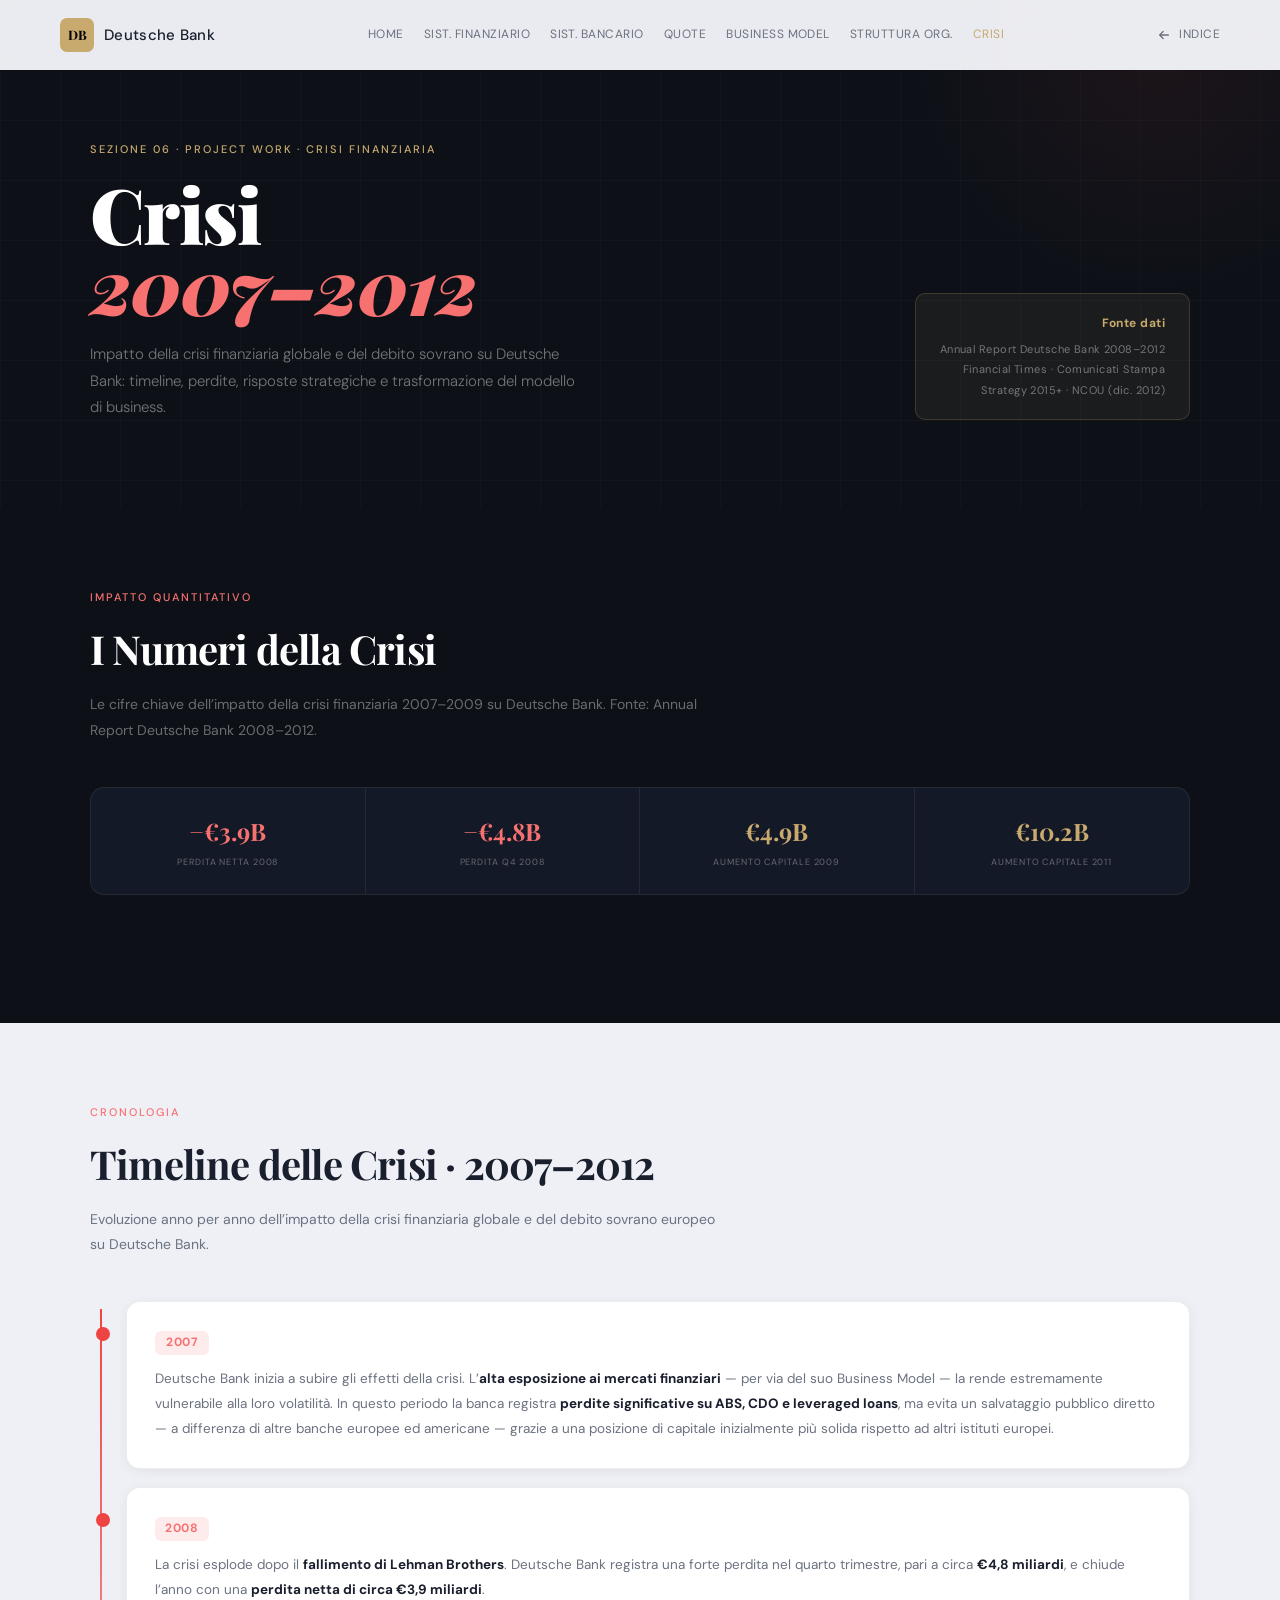
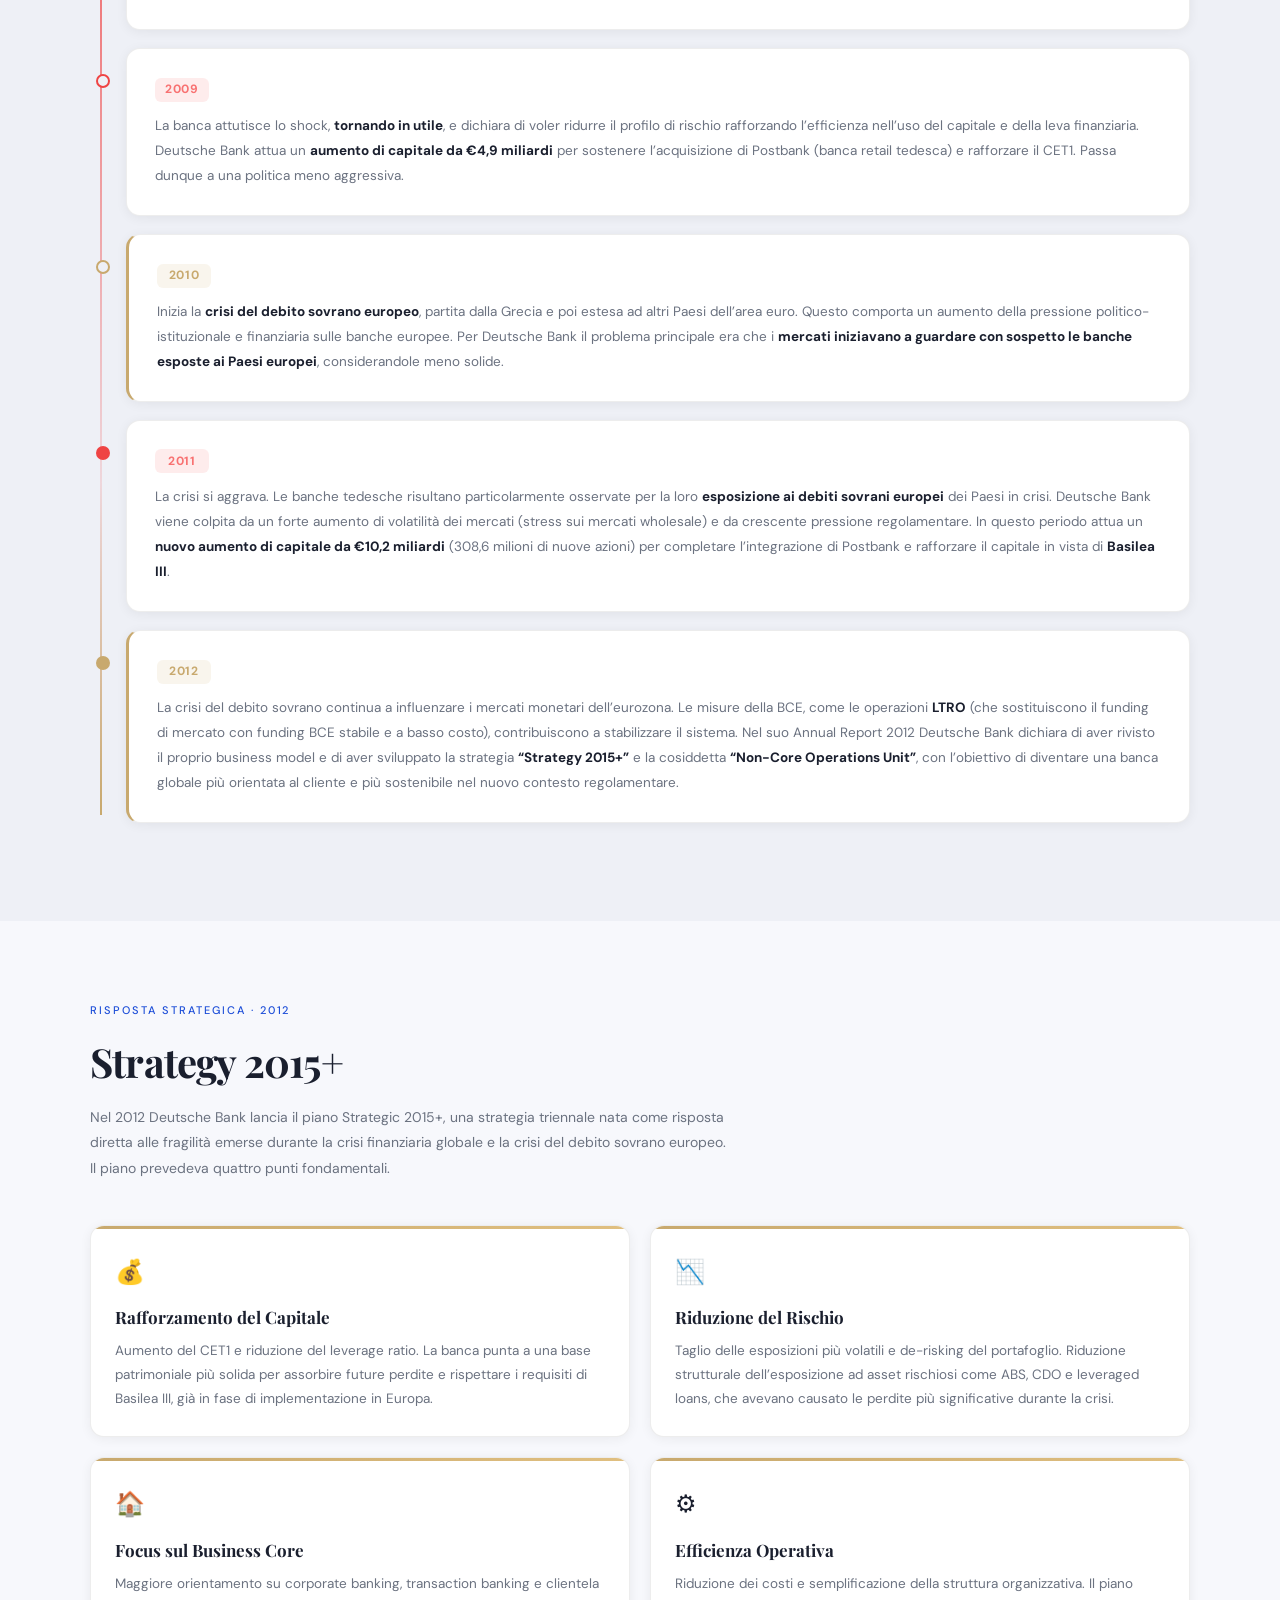
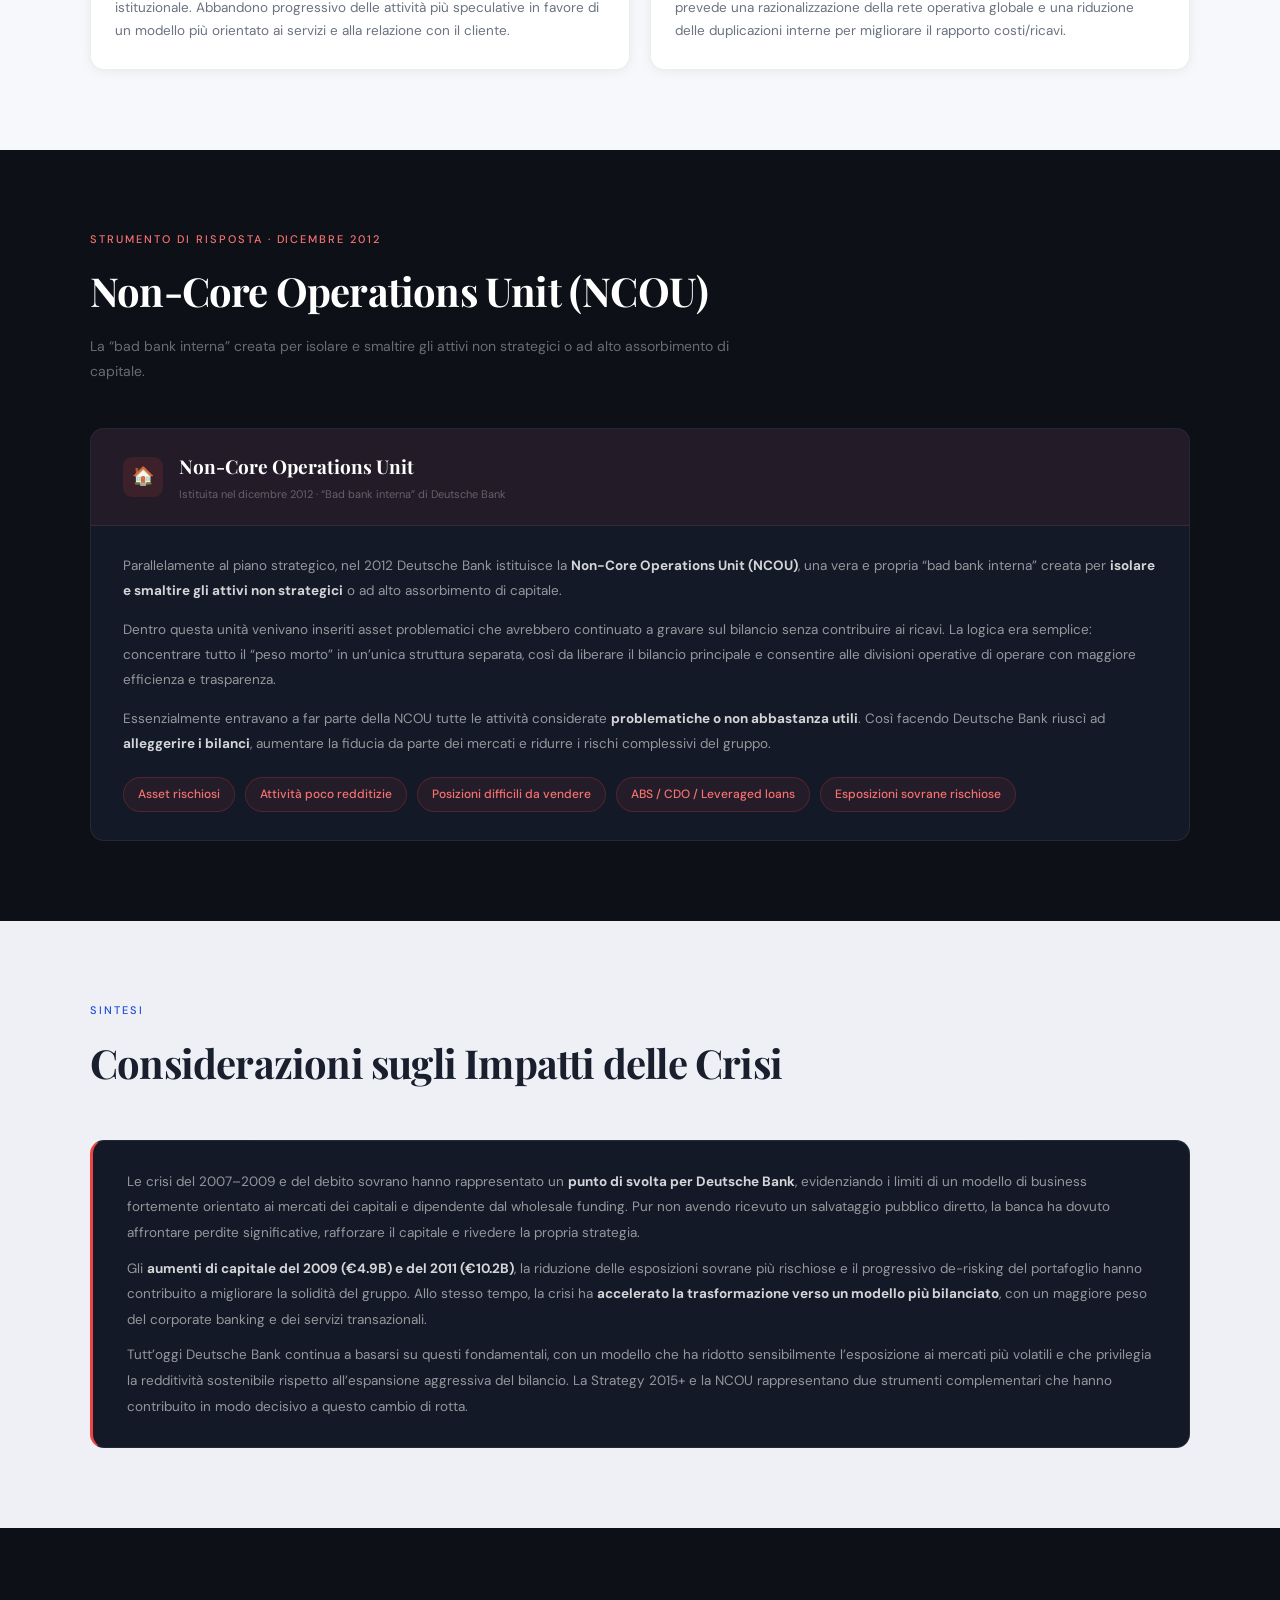
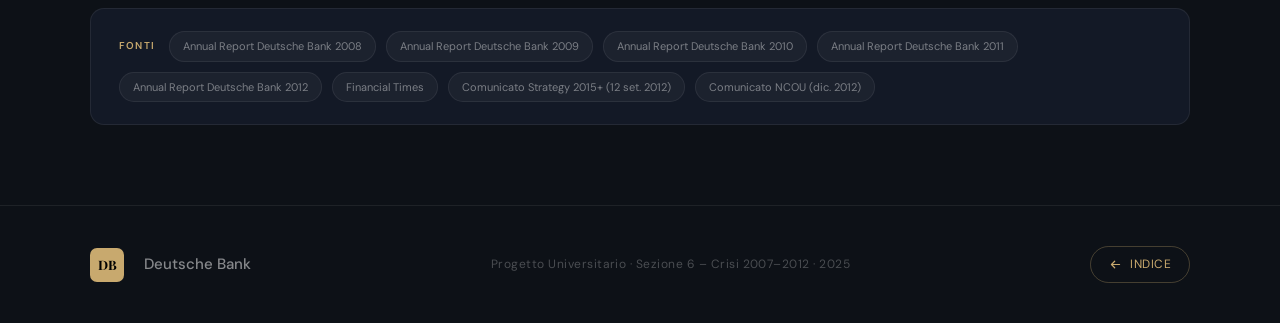
<file: pj/crisi.html>
<!DOCTYPE html>
<html lang="it">
<head>
  <meta charset="UTF-8">
  <meta name="viewport" content="width=device-width, initial-scale=1">
  <title>Deutsche Bank | Crisi 2007-2012 - Sezione 6</title>
  <link href="https://fonts.googleapis.com/css2?family=Playfair+Display:ital,wght@0,400;0,700;0,900;1,700&family=DM+Sans:wght@300;400;500;600&display=swap" rel="stylesheet">
  <style>
    :root {
      --bg:#f7f8fc; --bg-2:#eef0f6; --bg-dark:#0d1117; --bg-dark-2:#131926; --bg-card:#ffffff;
      --accent:#c8a96e; --accent-2:#1d4ed8; --accent-hover:#e0bf80;
      --red:#ef4444;
      --text:#1a1f2e; --text-muted:#6b7280;
      --border:rgba(0,0,0,0.07); --border-dark:rgba(255,255,255,0.07);
      --radius:14px;
      --font-display:"Playfair Display",Georgia,serif;
      --font-body:"DM Sans",system-ui,sans-serif;
      --shadow-sm:0 2px 12px rgba(0,0,0,0.06);
    }
    *,*::before,*::after{margin:0;padding:0;box-sizing:border-box;}
    html{scroll-behavior:smooth;}
    body{font-family:var(--font-body);background:var(--bg);color:var(--text);overflow-x:hidden;line-height:1.65;}
    .navbar{position:fixed;top:0;left:0;right:0;z-index:1000;display:flex;align-items:center;justify-content:space-between;padding:18px 60px;background:rgba(247,248,252,0.95);backdrop-filter:blur(18px);box-shadow:0 1px 0 var(--border);}
    .logo{display:flex;align-items:center;gap:10px;text-decoration:none;}
    .logo-db{width:34px;height:34px;border-radius:7px;background:var(--accent);color:#000;font-family:var(--font-display);font-weight:700;font-size:13px;display:flex;align-items:center;justify-content:center;}
    .logo-text{font-weight:500;font-size:15px;color:var(--text);letter-spacing:.02em;}
    .nav-links{display:flex;gap:20px;}
    .nav-links a{text-decoration:none;color:var(--text-muted);font-size:12px;letter-spacing:.04em;text-transform:uppercase;transition:color .2s;}
    .nav-links a:hover,.nav-links a.active{color:var(--accent);}
    .nav-back{display:inline-flex;align-items:center;gap:8px;font-size:12px;color:var(--text-muted);text-decoration:none;letter-spacing:.04em;text-transform:uppercase;transition:color .2s;}
    .nav-back:hover{color:var(--accent);}
    .hero{background:var(--bg-dark);padding:140px 60px 88px;position:relative;overflow:hidden;}
    .hero::before{content:"";position:absolute;inset:0;background-image:linear-gradient(rgba(255,255,255,.018) 1px,transparent 1px),linear-gradient(90deg,rgba(255,255,255,.018) 1px,transparent 1px);background-size:60px 60px;}
    .hero::after{content:"";position:absolute;top:-40%;right:-10%;width:500px;height:500px;border-radius:50%;background:radial-gradient(circle,rgba(239,68,68,.07) 0%,transparent 70%);pointer-events:none;}
    .hero-inner{max-width:1100px;margin:0 auto;display:grid;grid-template-columns:1fr auto;align-items:end;gap:60px;position:relative;z-index:1;animation:fadeUp .8s ease both;}
    .hero-label{font-size:11px;letter-spacing:.18em;text-transform:uppercase;color:var(--accent);margin-bottom:20px;display:block;font-weight:500;}
    .hero-title{font-family:var(--font-display);font-size:clamp(44px,6vw,78px);font-weight:900;line-height:.92;color:white;letter-spacing:-.02em;}
    .hero-title em{font-style:italic;color:#f87171;}
    .hero-sub{font-size:15px;color:rgba(255,255,255,.42);margin-top:22px;max-width:500px;line-height:1.75;font-weight:300;}
    .hero-source{background:rgba(200,169,110,.08);border:1px solid rgba(200,169,110,.2);border-radius:10px;padding:18px 24px;font-size:11px;color:rgba(255,255,255,.4);letter-spacing:.04em;text-align:right;line-height:1.9;white-space:nowrap;}
    .hero-source strong{color:var(--accent);display:block;font-size:12px;margin-bottom:4px;}
    .sec-light{background:var(--bg);padding:80px 60px;}
    .sec-alt{background:var(--bg-2);padding:80px 60px;}
    .sec-dark{background:var(--bg-dark);padding:80px 60px;}
    .sec-inner{max-width:1100px;margin:0 auto;}
    .sec-head{margin-bottom:44px;}
    .sec-label{font-size:11px;letter-spacing:.18em;text-transform:uppercase;color:var(--accent-2);font-weight:500;margin-bottom:10px;display:block;}
    .sec-label--gold{color:var(--accent);}
    .sec-label--red{color:#f87171;}
    .sec-title{font-family:var(--font-display);font-size:clamp(26px,3.5vw,40px);font-weight:700;color:var(--text);letter-spacing:-.02em;margin-bottom:10px;}
    .sec-title--white{color:white;}
    .sec-desc{font-size:14px;color:var(--text-muted);max-width:640px;line-height:1.8;}
    .sec-desc--white{color:rgba(255,255,255,.38);}
    /* KPI */
    .kpi-strip{display:grid;grid-template-columns:repeat(4,1fr);background:var(--bg-dark-2);border:1px solid var(--border-dark);border-radius:var(--radius);overflow:hidden;margin-bottom:48px;}
    .kpi-item{padding:24px 18px;border-right:1px solid var(--border-dark);text-align:center;}
    .kpi-item:last-child{border-right:none;}
    .kpi-val{font-family:var(--font-display);font-size:24px;font-weight:700;}
    .kpi-val--red{color:#f87171;}
    .kpi-val--gold{color:var(--accent);}
    .kpi-lbl{font-size:9px;text-transform:uppercase;letter-spacing:.1em;color:rgba(255,255,255,.35);margin-top:5px;line-height:1.5;}
    /* TIMELINE */
    .timeline{position:relative;padding-left:36px;}
    .timeline::before{content:"";position:absolute;left:10px;top:8px;bottom:8px;width:2px;background:linear-gradient(180deg,#ef4444 0%,rgba(239,68,68,.15) 70%,var(--accent) 100%);}
    .tl-item{position:relative;margin-bottom:0;}
    .tl-dot{position:absolute;left:-30px;top:26px;width:14px;height:14px;border-radius:50%;border:2px solid #ef4444;background:var(--bg-2);}
    .tl-dot--active{background:#ef4444;}
    .tl-dot--gold{border-color:var(--accent);background:var(--accent);}
    .tl-card{background:var(--bg-card);border:1px solid var(--border);border-radius:var(--radius);padding:26px 28px;margin-bottom:18px;box-shadow:var(--shadow-sm);transition:border-color .2s;}
    .tl-card:hover{border-color:rgba(239,68,68,.2);}
    .tl-card--dark{background:var(--bg-dark-2);border:1px solid var(--border-dark);}
    .tl-card--dark:hover{border-color:rgba(200,169,110,.2);}
    .tl-card--gold{border-left:3px solid var(--accent);}
    .tl-year{display:inline-flex;align-items:center;justify-content:center;min-width:54px;height:24px;border-radius:6px;background:rgba(239,68,68,.1);color:#f87171;font-size:12px;font-weight:700;letter-spacing:.06em;margin-bottom:12px;}
    .tl-year--gold{background:rgba(200,169,110,.12);color:var(--accent);}
    .tl-card p{font-size:13.5px;color:var(--text-muted);line-height:1.85;}
    .tl-card--dark p{color:rgba(255,255,255,.55);}
    .tl-card strong{color:var(--text);}
    .tl-card--dark strong{color:rgba(255,255,255,.82);}
    /* STRATEGY */
    .strategy-grid{display:grid;grid-template-columns:1fr 1fr;gap:20px;}
    .strat-card{background:var(--bg-card);border:1px solid var(--border);border-radius:var(--radius);padding:26px 24px;box-shadow:var(--shadow-sm);position:relative;overflow:hidden;}
    .strat-card::before{content:"";position:absolute;top:0;left:0;right:0;height:3px;background:linear-gradient(90deg,var(--accent),var(--accent-hover));}
    .strat-icon{font-size:24px;margin-bottom:12px;}
    .strat-title{font-family:var(--font-display);font-size:17px;font-weight:700;color:var(--text);margin-bottom:8px;}
    .strat-text{font-size:13.5px;color:var(--text-muted);line-height:1.75;}
    /* NCOU */
    .ncou-box{background:var(--bg-dark-2);border:1px solid var(--border-dark);border-radius:var(--radius);overflow:hidden;}
    .ncou-header{background:rgba(239,68,68,.07);border-bottom:1px solid var(--border-dark);padding:22px 32px;display:flex;align-items:center;gap:16px;}
    .ncou-icon{width:40px;height:40px;border-radius:9px;background:rgba(239,68,68,.12);display:flex;align-items:center;justify-content:center;flex-shrink:0;font-size:18px;}
    .ncou-title{font-family:var(--font-display);font-size:19px;font-weight:700;color:white;}
    .ncou-sub{font-size:11px;color:rgba(255,255,255,.3);margin-top:2px;}
    .ncou-body{padding:28px 32px;}
    .ncou-body p{font-size:13.5px;color:rgba(255,255,255,.55);line-height:1.85;margin-bottom:14px;}
    .ncou-body p:last-child{margin-bottom:0;}
    .ncou-body strong{color:rgba(255,255,255,.82);}
    .ncou-pills{display:flex;flex-wrap:wrap;gap:10px;margin-top:20px;}
    .ncou-pill{display:inline-flex;align-items:center;gap:7px;padding:7px 14px;border-radius:40px;font-size:12px;font-weight:500;background:rgba(239,68,68,.08);border:1px solid rgba(239,68,68,.22);color:#f87171;}
    /* COMMENT */
    .comment{background:var(--bg-dark-2);border:1px solid var(--border-dark);border-left:3px solid var(--accent);border-radius:var(--radius);padding:28px 34px;}
    .comment p{font-size:13.5px;color:rgba(255,255,255,.55);line-height:1.9;margin-bottom:10px;}
    .comment p:last-child{margin-bottom:0;}
    .comment strong{color:rgba(255,255,255,.82);}
    .comment--red{border-left-color:#ef4444;}
    /* FONTI */
    .fonti-box{background:var(--bg-dark-2);border:1px solid var(--border-dark);border-radius:var(--radius);padding:22px 28px;display:flex;flex-wrap:wrap;gap:10px;align-items:center;}
    .fonti-label{font-size:10px;letter-spacing:.12em;text-transform:uppercase;color:var(--accent);font-weight:600;margin-right:4px;flex-shrink:0;}
    .fonte-pill{display:inline-flex;align-items:center;gap:6px;padding:5px 13px;border-radius:40px;font-size:11px;background:rgba(255,255,255,.04);border:1px solid var(--border-dark);color:rgba(255,255,255,.42);}
    /* FOOTER */
    .footer{background:var(--bg-dark);padding:40px 60px;border-top:1px solid var(--border-dark);}
    .footer-inner{max-width:1100px;margin:0 auto;display:flex;align-items:center;justify-content:space-between;}
    .footer-logo{display:flex;align-items:center;gap:10px;}
    .footer-note{font-size:12px;color:rgba(255,255,255,.25);letter-spacing:.04em;}
    .footer-back{display:inline-flex;align-items:center;gap:8px;font-size:12px;color:var(--accent);text-decoration:none;letter-spacing:.04em;text-transform:uppercase;border:1px solid rgba(200,169,110,.3);padding:8px 18px;border-radius:40px;transition:all .2s;}
    .footer-back:hover{background:rgba(200,169,110,.08);}
    .reveal{opacity:0;transform:translateY(18px);}
    @keyframes fadeUp{from{opacity:0;transform:translateY(24px)}to{opacity:1;transform:translateY(0)}}
    @media(max-width:900px){
      .navbar{padding:16px 24px;}.nav-links{display:none;}
      .hero{padding:120px 24px 64px;}.hero-inner{grid-template-columns:1fr;gap:28px;}.hero-source{text-align:left;white-space:normal;}
      .sec-light,.sec-alt,.sec-dark{padding:60px 24px;}
      .strategy-grid{grid-template-columns:1fr;}
      .kpi-strip{grid-template-columns:repeat(2,1fr);}
      .footer-inner{flex-direction:column;gap:20px;text-align:center;}
    }
  </style>
</head>
<body>

<header class="navbar">
  <a href="index.html" class="logo"><span class="logo-db">DB</span><span class="logo-text">Deutsche Bank</span></a>
  <nav class="nav-links">
    <a href="index.html">Home</a>
    <a href="sistema-finanziario.html">Sist. Finanziario</a>
    <a href="sistema-bancario.html">Sist. Bancario</a>
    <a href="quote-mercato.html">Quote</a>
    <a href="business-model.html">Business Model</a>
    <a href="struttura-organizzativa.html">Struttura Org.</a>
    <a href="crisi.html" class="active">Crisi</a>
  </nav>
  <a href="index.html" class="nav-back">
    <svg width="14" height="14" viewBox="0 0 16 16" fill="none"><path d="M13 8H3M7 12L3 8l4-4" stroke="currentColor" stroke-width="1.5" stroke-linecap="round" stroke-linejoin="round"/></svg>
    Indice
  </a>
</header>

<section class="hero">
  <div class="hero-inner">
    <div>
      <span class="hero-label">Sezione 06 &middot; Project Work &middot; Crisi Finanziaria</span>
      <h1 class="hero-title">Crisi<br><em>2007&ndash;2012</em></h1>
      <p class="hero-sub">Impatto della crisi finanziaria globale e del debito sovrano su Deutsche Bank: timeline, perdite, risposte strategiche e trasformazione del modello di business.</p>
    </div>
    <div class="hero-source">
      <strong>Fonte dati</strong>
      Annual Report Deutsche Bank 2008&ndash;2012<br>
      Financial Times &middot; Comunicati Stampa<br>
      Strategy 2015+ &middot; NCOU (dic. 2012)
    </div>
  </div>
</section>

<!-- KPI -->
<section class="sec-dark">
  <div class="sec-inner">
    <div class="sec-head">
      <span class="sec-label sec-label--red">Impatto Quantitativo</span>
      <h2 class="sec-title sec-title--white">I Numeri della Crisi</h2>
      <p class="sec-desc sec-desc--white">Le cifre chiave dell&rsquo;impatto della crisi finanziaria 2007&ndash;2009 su Deutsche Bank. Fonte: Annual Report Deutsche Bank 2008&ndash;2012.</p>
    </div>
    <div class="kpi-strip reveal">
      <div class="kpi-item"><div class="kpi-val kpi-val--red">&minus;&euro;3.9B</div><div class="kpi-lbl">Perdita netta 2008</div></div>
      <div class="kpi-item"><div class="kpi-val kpi-val--red">&minus;&euro;4.8B</div><div class="kpi-lbl">Perdita Q4 2008</div></div>
      <div class="kpi-item"><div class="kpi-val kpi-val--gold">&euro;4.9B</div><div class="kpi-lbl">Aumento capitale 2009</div></div>
      <div class="kpi-item"><div class="kpi-val kpi-val--gold">&euro;10.2B</div><div class="kpi-lbl">Aumento capitale 2011</div></div>
    </div>
  </div>
</section>

<!-- TIMELINE -->
<section class="sec-alt">
  <div class="sec-inner">
    <div class="sec-head">
      <span class="sec-label sec-label--red">Cronologia</span>
      <h2 class="sec-title">Timeline delle Crisi &middot; 2007&ndash;2012</h2>
      <p class="sec-desc">Evoluzione anno per anno dell&rsquo;impatto della crisi finanziaria globale e del debito sovrano europeo su Deutsche Bank.</p>
    </div>
    <div class="timeline reveal">

      <div class="tl-item">
        <div class="tl-dot tl-dot--active"></div>
        <div class="tl-card">
          <div class="tl-year">2007</div>
          <p>Deutsche Bank inizia a subire gli effetti della crisi. L&rsquo;<strong>alta esposizione ai mercati finanziari</strong> &mdash; per via del suo Business Model &mdash; la rende estremamente vulnerabile alla loro volatilit&agrave;. In questo periodo la banca registra <strong>perdite significative su ABS, CDO e leveraged loans</strong>, ma evita un salvataggio pubblico diretto &mdash; a differenza di altre banche europee ed americane &mdash; grazie a una posizione di capitale inizialmente pi&ugrave; solida rispetto ad altri istituti europei.</p>
        </div>
      </div>

      <div class="tl-item">
        <div class="tl-dot tl-dot--active"></div>
        <div class="tl-card">
          <div class="tl-year">2008</div>
          <p>La crisi esplode dopo il <strong>fallimento di Lehman Brothers</strong>. Deutsche Bank registra una forte perdita nel quarto trimestre, pari a circa <strong>&euro;4,8 miliardi</strong>, e chiude l&rsquo;anno con una <strong>perdita netta di circa &euro;3,9 miliardi</strong>.</p>
        </div>
      </div>

      <div class="tl-item">
        <div class="tl-dot"></div>
        <div class="tl-card">
          <div class="tl-year">2009</div>
          <p>La banca attutisce lo shock, <strong>tornando in utile</strong>, e dichiara di voler ridurre il profilo di rischio rafforzando l&rsquo;efficienza nell&rsquo;uso del capitale e della leva finanziaria. Deutsche Bank attua un <strong>aumento di capitale da &euro;4,9 miliardi</strong> per sostenere l&rsquo;acquisizione di Postbank (banca retail tedesca) e rafforzare il CET1. Passa dunque a una politica meno aggressiva.</p>
        </div>
      </div>

      <div class="tl-item">
        <div class="tl-dot" style="border-color:var(--accent);"></div>
        <div class="tl-card tl-card--gold">
          <div class="tl-year tl-year--gold">2010</div>
          <p>Inizia la <strong>crisi del debito sovrano europeo</strong>, partita dalla Grecia e poi estesa ad altri Paesi dell&rsquo;area euro. Questo comporta un aumento della pressione politico-istituzionale e finanziaria sulle banche europee. Per Deutsche Bank il problema principale era che i <strong>mercati iniziavano a guardare con sospetto le banche esposte ai Paesi europei</strong>, considerandole meno solide.</p>
        </div>
      </div>

      <div class="tl-item">
        <div class="tl-dot tl-dot--active"></div>
        <div class="tl-card">
          <div class="tl-year">2011</div>
          <p>La crisi si aggrava. Le banche tedesche risultano particolarmente osservate per la loro <strong>esposizione ai debiti sovrani europei</strong> dei Paesi in crisi. Deutsche Bank viene colpita da un forte aumento di volatilit&agrave; dei mercati (stress sui mercati wholesale) e da crescente pressione regolamentare. In questo periodo attua un <strong>nuovo aumento di capitale da &euro;10,2 miliardi</strong> (308,6 milioni di nuove azioni) per completare l&rsquo;integrazione di Postbank e rafforzare il capitale in vista di <strong>Basilea III</strong>.</p>
        </div>
      </div>

      <div class="tl-item">
        <div class="tl-dot tl-dot--gold"></div>
        <div class="tl-card tl-card--gold">
          <div class="tl-year tl-year--gold">2012</div>
          <p>La crisi del debito sovrano continua a influenzare i mercati monetari dell&rsquo;eurozona. Le misure della BCE, come le operazioni <strong>LTRO</strong> (che sostituiscono il funding di mercato con funding BCE stabile e a basso costo), contribuiscono a stabilizzare il sistema. Nel suo Annual Report 2012 Deutsche Bank dichiara di aver rivisto il proprio business model e di aver sviluppato la strategia <strong>&ldquo;Strategy 2015+&rdquo;</strong> e la cosiddetta <strong>&ldquo;Non-Core Operations Unit&rdquo;</strong>, con l&rsquo;obiettivo di diventare una banca globale pi&ugrave; orientata al cliente e pi&ugrave; sostenibile nel nuovo contesto regolamentare.</p>
        </div>
      </div>

    </div>
  </div>
</section>

<!-- STRATEGY 2015+ -->
<section class="sec-light">
  <div class="sec-inner">
    <div class="sec-head">
      <span class="sec-label">Risposta Strategica &middot; 2012</span>
      <h2 class="sec-title">Strategy 2015+</h2>
      <p class="sec-desc">Nel 2012 Deutsche Bank lancia il piano Strategic 2015+, una strategia triennale nata come risposta diretta alle fragilit&agrave; emerse durante la crisi finanziaria globale e la crisi del debito sovrano europeo. Il piano prevedeva quattro punti fondamentali.</p>
    </div>
    <div class="strategy-grid reveal">
      <div class="strat-card">
        <div class="strat-icon">&#128176;</div>
        <div class="strat-title">Rafforzamento del Capitale</div>
        <div class="strat-text">Aumento del CET1 e riduzione del leverage ratio. La banca punta a una base patrimoniale pi&ugrave; solida per assorbire future perdite e rispettare i requisiti di Basilea III, gi&agrave; in fase di implementazione in Europa.</div>
      </div>
      <div class="strat-card">
        <div class="strat-icon">&#128201;</div>
        <div class="strat-title">Riduzione del Rischio</div>
        <div class="strat-text">Taglio delle esposizioni pi&ugrave; volatili e de-risking del portafoglio. Riduzione strutturale dell&rsquo;esposizione ad asset rischiosi come ABS, CDO e leveraged loans, che avevano causato le perdite pi&ugrave; significative durante la crisi.</div>
      </div>
      <div class="strat-card">
        <div class="strat-icon">&#127968;</div>
        <div class="strat-title">Focus sul Business Core</div>
        <div class="strat-text">Maggiore orientamento su corporate banking, transaction banking e clientela istituzionale. Abbandono progressivo delle attivit&agrave; pi&ugrave; speculative in favore di un modello pi&ugrave; orientato ai servizi e alla relazione con il cliente.</div>
      </div>
      <div class="strat-card">
        <div class="strat-icon">&#9881;&#65039;</div>
        <div class="strat-title">Efficienza Operativa</div>
        <div class="strat-text">Riduzione dei costi e semplificazione della struttura organizzativa. Il piano prevede una razionalizzazione della rete operativa globale e una riduzione delle duplicazioni interne per migliorare il rapporto costi/ricavi.</div>
      </div>
    </div>
  </div>
</section>

<!-- NCOU -->
<section class="sec-dark">
  <div class="sec-inner">
    <div class="sec-head">
      <span class="sec-label sec-label--red">Strumento di Risposta &middot; Dicembre 2012</span>
      <h2 class="sec-title sec-title--white">Non-Core Operations Unit (NCOU)</h2>
      <p class="sec-desc sec-desc--white">La &ldquo;bad bank interna&rdquo; creata per isolare e smaltire gli attivi non strategici o ad alto assorbimento di capitale.</p>
    </div>
    <div class="ncou-box reveal">
      <div class="ncou-header">
        <div class="ncou-icon">&#127968;</div>
        <div>
          <div class="ncou-title">Non-Core Operations Unit</div>
          <div class="ncou-sub">Istituita nel dicembre 2012 &middot; &ldquo;Bad bank interna&rdquo; di Deutsche Bank</div>
        </div>
      </div>
      <div class="ncou-body">
        <p>Parallelamente al piano strategico, nel 2012 Deutsche Bank istituisce la <strong>Non-Core Operations Unit (NCOU)</strong>, una vera e propria &ldquo;bad bank interna&rdquo; creata per <strong>isolare e smaltire gli attivi non strategici</strong> o ad alto assorbimento di capitale.</p>
        <p>Dentro questa unit&agrave; venivano inseriti asset problematici che avrebbero continuato a gravare sul bilancio senza contribuire ai ricavi. La logica era semplice: concentrare tutto il &ldquo;peso morto&rdquo; in un&rsquo;unica struttura separata, cos&igrave; da liberare il bilancio principale e consentire alle divisioni operative di operare con maggiore efficienza e trasparenza.</p>
        <p>Essenzialmente entravano a far parte della NCOU tutte le attivit&agrave; considerate <strong>problematiche o non abbastanza utili</strong>. Cos&igrave; facendo Deutsche Bank riusc&igrave; ad <strong>alleggerire i bilanci</strong>, aumentare la fiducia da parte dei mercati e ridurre i rischi complessivi del gruppo.</p>
        <div class="ncou-pills">
          <span class="ncou-pill">Asset rischiosi</span>
          <span class="ncou-pill">Attivit&agrave; poco redditizie</span>
          <span class="ncou-pill">Posizioni difficili da vendere</span>
          <span class="ncou-pill">ABS / CDO / Leveraged loans</span>
          <span class="ncou-pill">Esposizioni sovrane rischiose</span>
        </div>
      </div>
    </div>
  </div>
</section>

<!-- CONSIDERAZIONI FINALI -->
<section class="sec-alt">
  <div class="sec-inner">
    <div class="sec-head">
      <span class="sec-label">Sintesi</span>
      <h2 class="sec-title">Considerazioni sugli Impatti delle Crisi</h2>
    </div>
    <div class="comment comment--red reveal">
      <p>Le crisi del 2007&ndash;2009 e del debito sovrano hanno rappresentato un <strong>punto di svolta per Deutsche Bank</strong>, evidenziando i limiti di un modello di business fortemente orientato ai mercati dei capitali e dipendente dal wholesale funding. Pur non avendo ricevuto un salvataggio pubblico diretto, la banca ha dovuto affrontare perdite significative, rafforzare il capitale e rivedere la propria strategia.</p>
      <p>Gli <strong>aumenti di capitale del 2009 (&euro;4.9B) e del 2011 (&euro;10.2B)</strong>, la riduzione delle esposizioni sovrane pi&ugrave; rischiose e il progressivo de-risking del portafoglio hanno contribuito a migliorare la solidit&agrave; del gruppo. Allo stesso tempo, la crisi ha <strong>accelerato la trasformazione verso un modello pi&ugrave; bilanciato</strong>, con un maggiore peso del corporate banking e dei servizi transazionali.</p>
      <p>Tutt&rsquo;oggi Deutsche Bank continua a basarsi su questi fondamentali, con un modello che ha ridotto sensibilmente l&rsquo;esposizione ai mercati pi&ugrave; volatili e che privilegia la redditivit&agrave; sostenibile rispetto all&rsquo;espansione aggressiva del bilancio. La Strategy 2015+ e la NCOU rappresentano due strumenti complementari che hanno contribuito in modo decisivo a questo cambio di rotta.</p>
    </div>
  </div>
</section>

<!-- FONTI -->
<section class="sec-dark">
  <div class="sec-inner">
    <div class="fonti-box reveal">
      <span class="fonti-label">Fonti</span>
      <span class="fonte-pill">Annual Report Deutsche Bank 2008</span>
      <span class="fonte-pill">Annual Report Deutsche Bank 2009</span>
      <span class="fonte-pill">Annual Report Deutsche Bank 2010</span>
      <span class="fonte-pill">Annual Report Deutsche Bank 2011</span>
      <span class="fonte-pill">Annual Report Deutsche Bank 2012</span>
      <span class="fonte-pill">Financial Times</span>
      <span class="fonte-pill">Comunicato Strategy 2015+ (12 set. 2012)</span>
      <span class="fonte-pill">Comunicato NCOU (dic. 2012)</span>
    </div>
  </div>
</section>

<footer class="footer">
  <div class="footer-inner">
    <div class="footer-logo"><span class="logo-db">DB</span><span style="font-weight:500;font-size:15px;color:rgba(255,255,255,.5);margin-left:10px;">Deutsche Bank</span></div>
    <p class="footer-note">Progetto Universitario &middot; Sezione 6 &ndash; Crisi 2007&ndash;2012 &middot; 2025</p>
    <a href="index.html" class="footer-back">
      <svg width="13" height="13" viewBox="0 0 16 16" fill="none"><path d="M13 8H3M7 12L3 8l4-4" stroke="currentColor" stroke-width="1.5" stroke-linecap="round" stroke-linejoin="round"/></svg>
      Indice
    </a>
  </div>
</footer>

<script>
const io=new IntersectionObserver(e=>{e.forEach(x=>{if(x.isIntersecting){x.target.style.transition="opacity .55s ease,transform .55s ease";x.target.style.opacity="1";x.target.style.transform="translateY(0)";io.unobserve(x.target);}});},{threshold:.07});
document.querySelectorAll(".reveal").forEach(el=>{el.style.opacity="0";el.style.transform="translateY(18px)";io.observe(el);});
</script>
</body>
</html>
</file>
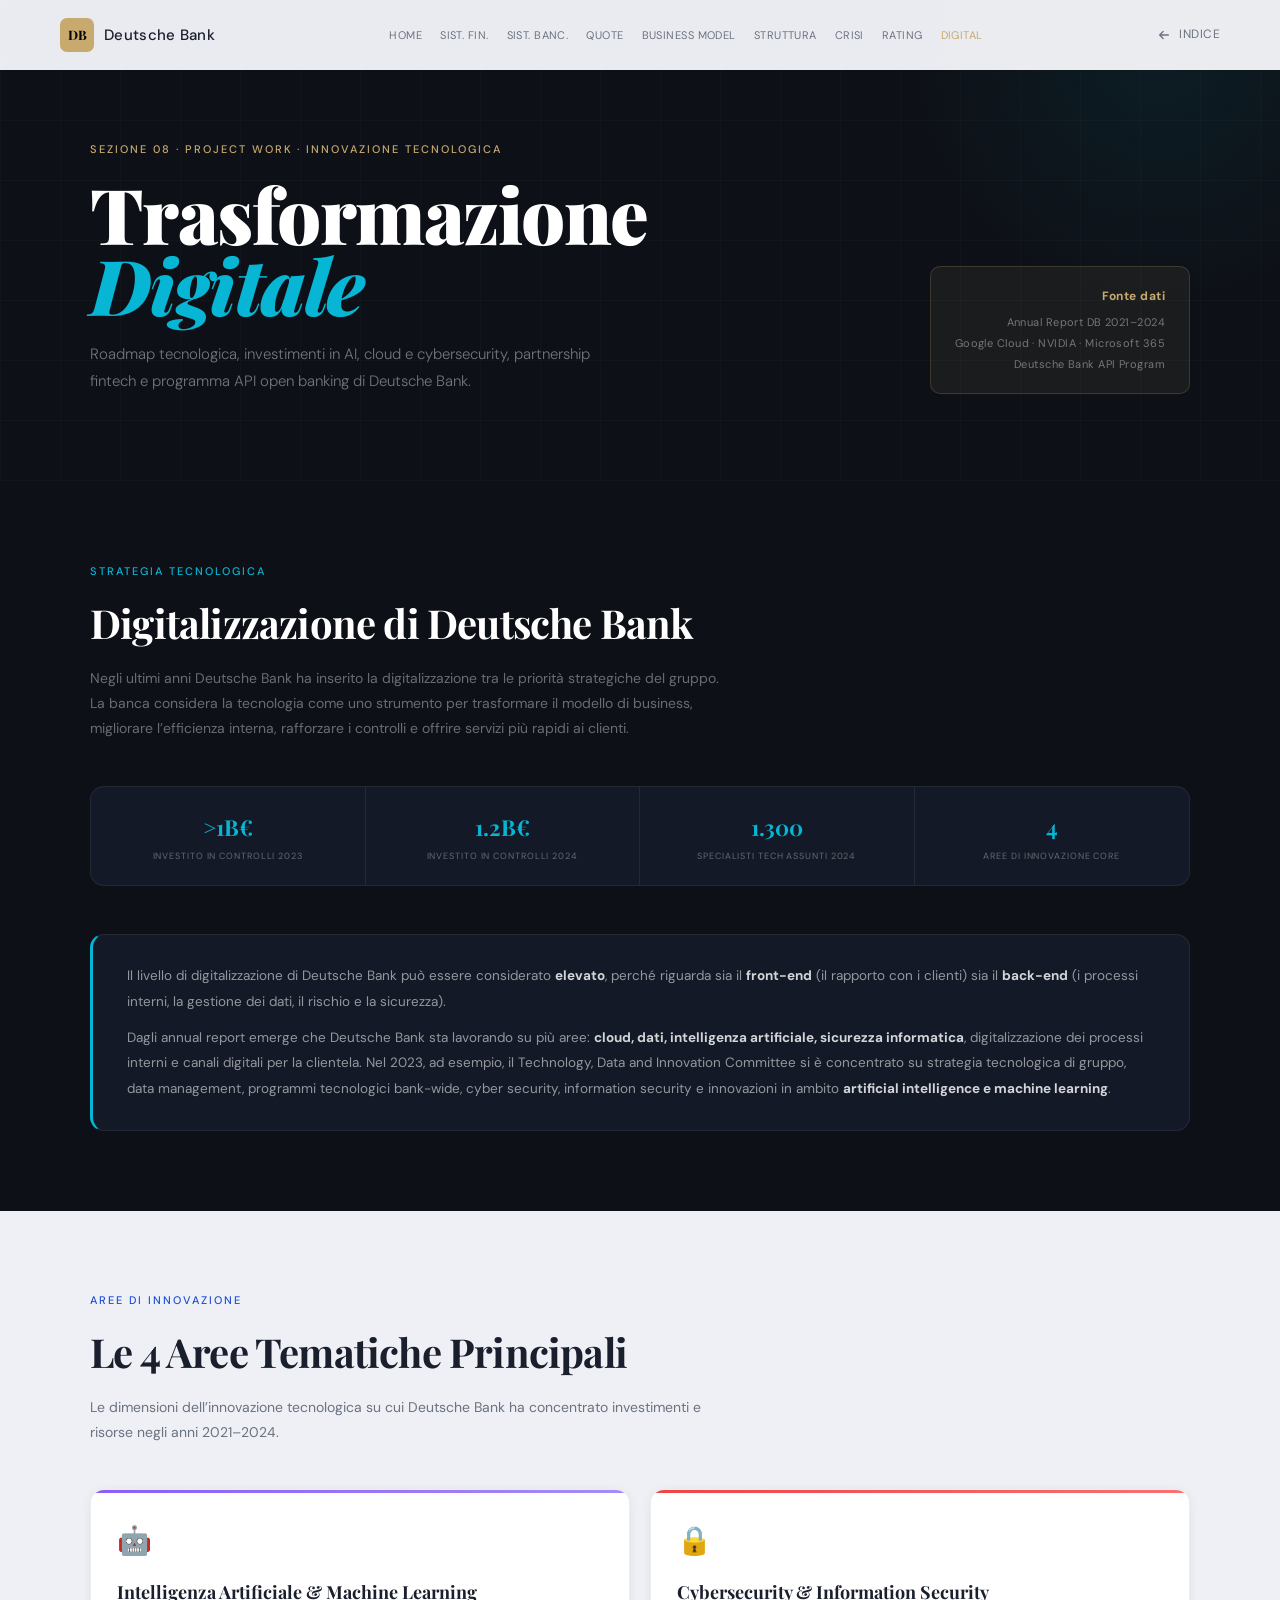
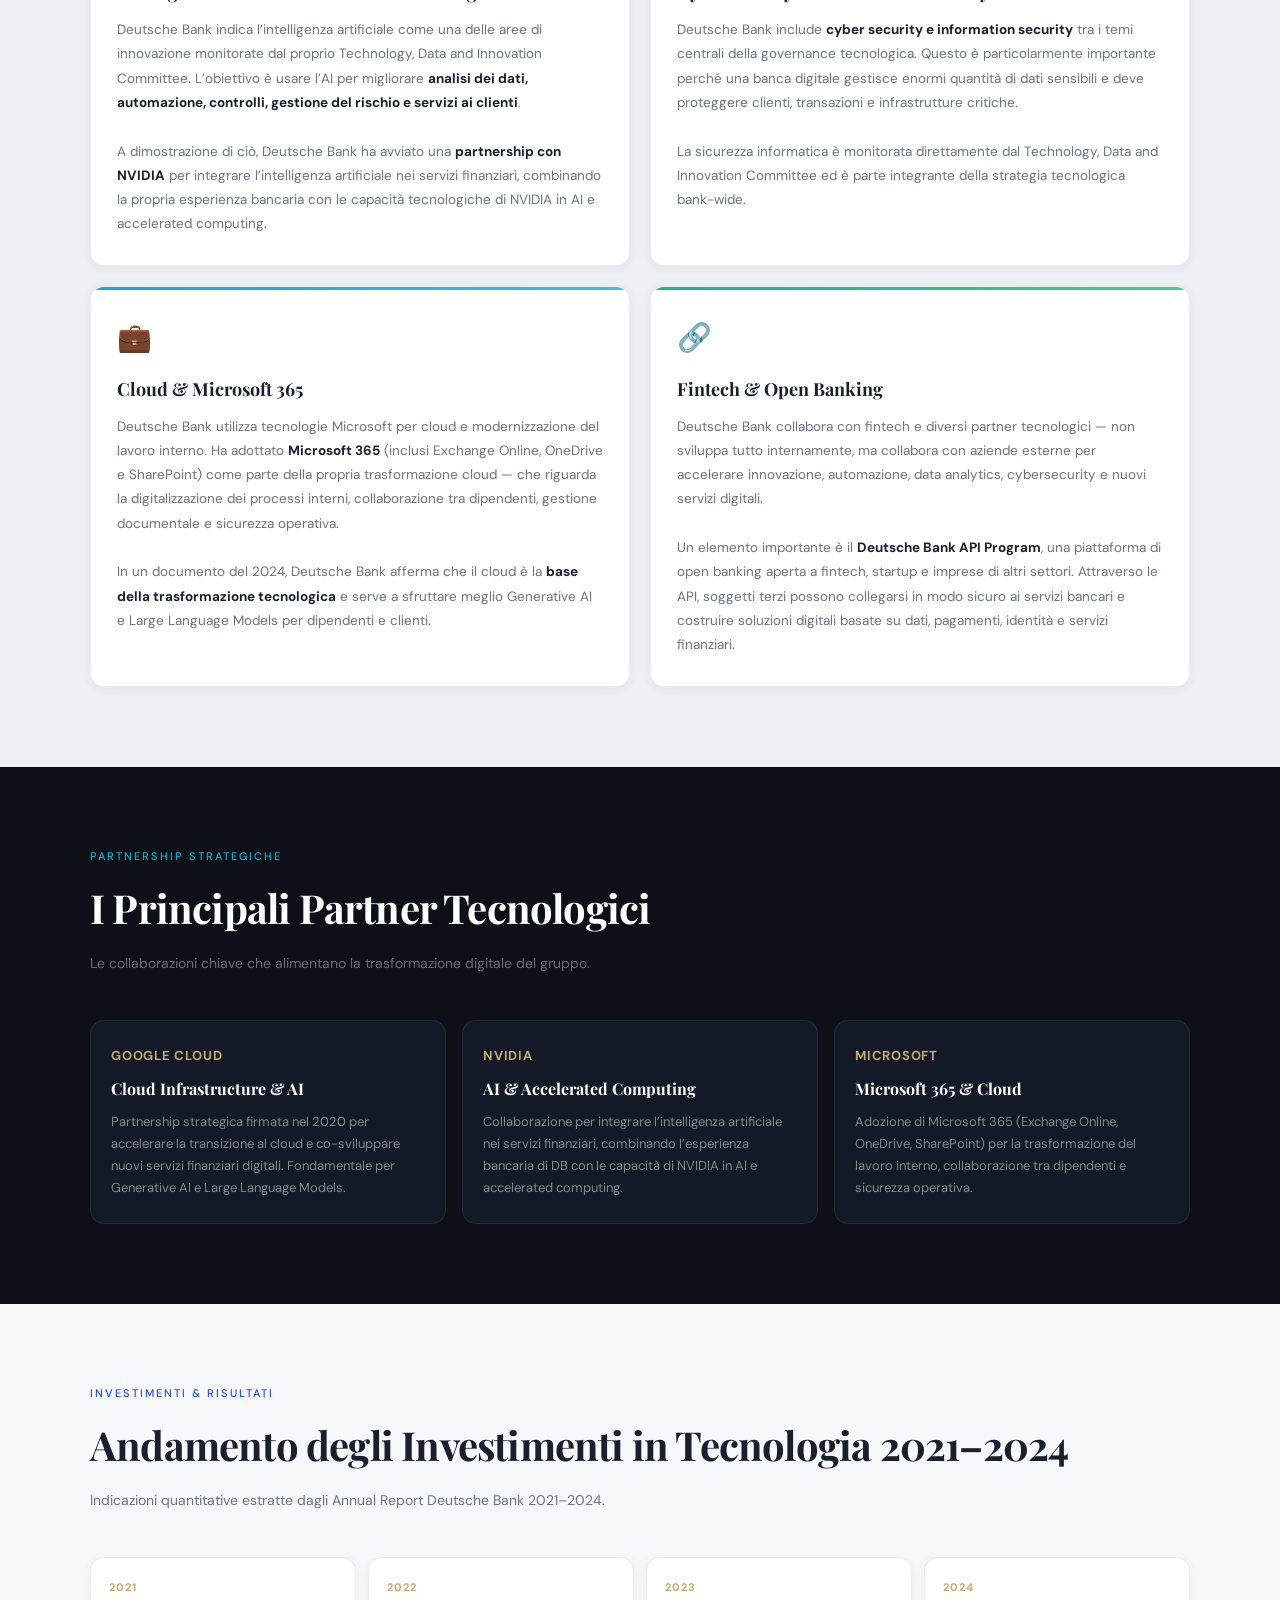
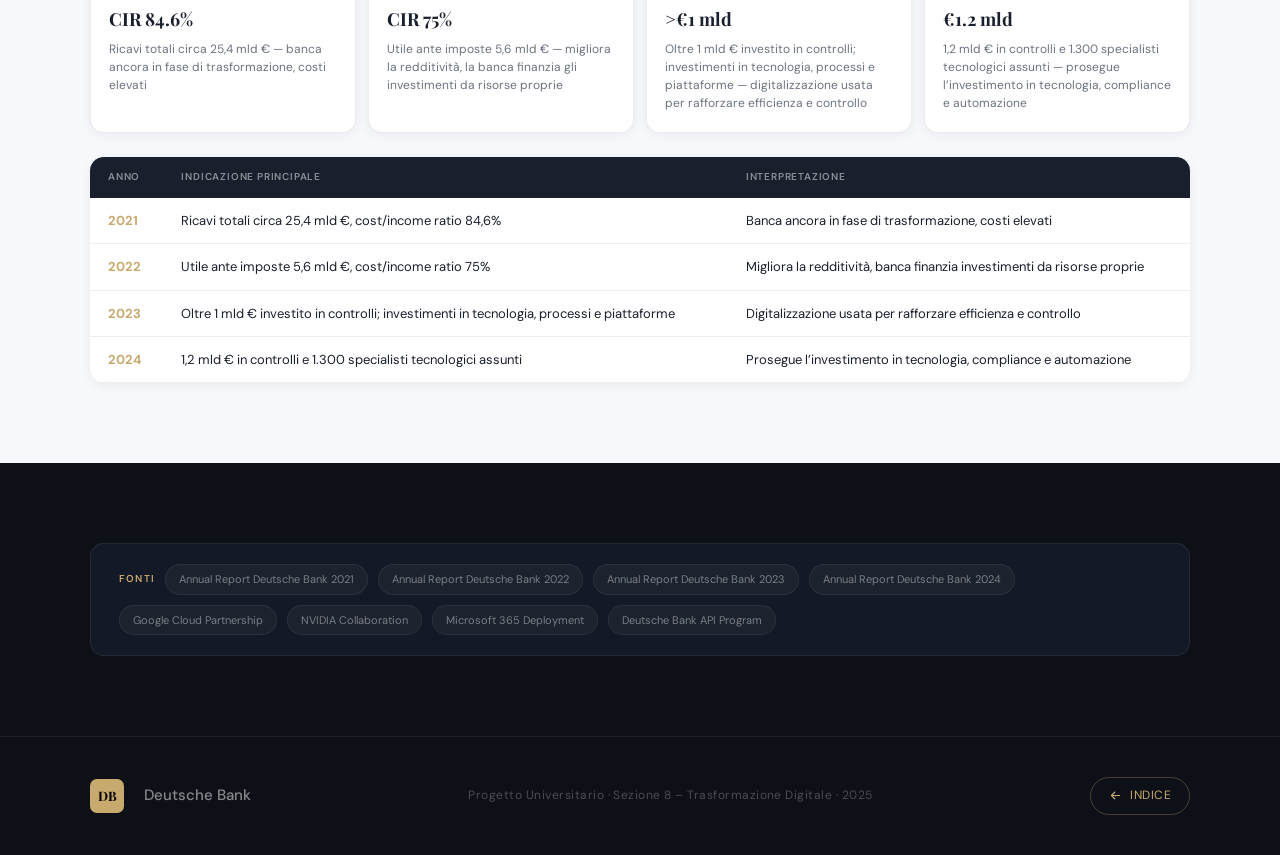
<file: pj/digitalizzazione.html>
<!DOCTYPE html>
<html lang="it">
<head>
  <meta charset="UTF-8">
  <meta name="viewport" content="width=device-width, initial-scale=1">
  <title>Deutsche Bank | Digitalizzazione - Sezione 8</title>
  <link href="https://fonts.googleapis.com/css2?family=Playfair+Display:ital,wght@0,400;0,700;0,900;1,700&family=DM+Sans:wght@300;400;500;600&display=swap" rel="stylesheet">
  <style>
    :root {
      --bg:#f7f8fc; --bg-2:#eef0f6; --bg-dark:#0d1117; --bg-dark-2:#131926; --bg-card:#ffffff;
      --accent:#c8a96e; --accent-2:#1d4ed8; --accent-hover:#e0bf80;
      --teal:#06b6d4; --purple:#8b5cf6; --green:#10b981;
      --text:#1a1f2e; --text-muted:#6b7280;
      --border:rgba(0,0,0,0.07); --border-dark:rgba(255,255,255,0.07);
      --radius:14px;
      --font-display:"Playfair Display",Georgia,serif;
      --font-body:"DM Sans",system-ui,sans-serif;
      --shadow-sm:0 2px 12px rgba(0,0,0,0.06);
    }
    *,*::before,*::after{margin:0;padding:0;box-sizing:border-box;}
    html{scroll-behavior:smooth;}
    body{font-family:var(--font-body);background:var(--bg);color:var(--text);overflow-x:hidden;line-height:1.65;}
    .navbar{position:fixed;top:0;left:0;right:0;z-index:1000;display:flex;align-items:center;justify-content:space-between;padding:18px 60px;background:rgba(247,248,252,0.95);backdrop-filter:blur(18px);box-shadow:0 1px 0 var(--border);}
    .logo{display:flex;align-items:center;gap:10px;text-decoration:none;}
    .logo-db{width:34px;height:34px;border-radius:7px;background:var(--accent);color:#000;font-family:var(--font-display);font-weight:700;font-size:13px;display:flex;align-items:center;justify-content:center;}
    .logo-text{font-weight:500;font-size:15px;color:var(--text);letter-spacing:.02em;}
    .nav-links{display:flex;gap:18px;}
    .nav-links a{text-decoration:none;color:var(--text-muted);font-size:11px;letter-spacing:.04em;text-transform:uppercase;transition:color .2s;}
    .nav-links a:hover,.nav-links a.active{color:var(--accent);}
    .nav-back{display:inline-flex;align-items:center;gap:8px;font-size:12px;color:var(--text-muted);text-decoration:none;letter-spacing:.04em;text-transform:uppercase;transition:color .2s;}
    .nav-back:hover{color:var(--accent);}
    .hero{background:var(--bg-dark);padding:140px 60px 88px;position:relative;overflow:hidden;}
    .hero::before{content:"";position:absolute;inset:0;background-image:linear-gradient(rgba(255,255,255,.018) 1px,transparent 1px),linear-gradient(90deg,rgba(255,255,255,.018) 1px,transparent 1px);background-size:60px 60px;}
    .hero::after{content:"";position:absolute;top:-40%;right:-10%;width:500px;height:500px;border-radius:50%;background:radial-gradient(circle,rgba(6,182,212,.07) 0%,transparent 70%);pointer-events:none;}
    .hero-inner{max-width:1100px;margin:0 auto;display:grid;grid-template-columns:1fr auto;align-items:end;gap:60px;position:relative;z-index:1;animation:fadeUp .8s ease both;}
    .hero-label{font-size:11px;letter-spacing:.18em;text-transform:uppercase;color:var(--accent);margin-bottom:20px;display:block;font-weight:500;}
    .hero-title{font-family:var(--font-display);font-size:clamp(44px,6vw,78px);font-weight:900;line-height:.92;color:white;letter-spacing:-.02em;}
    .hero-title em{font-style:italic;color:var(--teal);}
    .hero-sub{font-size:15px;color:rgba(255,255,255,.42);margin-top:22px;max-width:500px;line-height:1.75;font-weight:300;}
    .hero-source{background:rgba(200,169,110,.08);border:1px solid rgba(200,169,110,.2);border-radius:10px;padding:18px 24px;font-size:11px;color:rgba(255,255,255,.4);letter-spacing:.04em;text-align:right;line-height:1.9;white-space:nowrap;}
    .hero-source strong{color:var(--accent);display:block;font-size:12px;margin-bottom:4px;}
    .sec-light{background:var(--bg);padding:80px 60px;}
    .sec-alt{background:var(--bg-2);padding:80px 60px;}
    .sec-dark{background:var(--bg-dark);padding:80px 60px;}
    .sec-inner{max-width:1100px;margin:0 auto;}
    .sec-head{margin-bottom:44px;}
    .sec-label{font-size:11px;letter-spacing:.18em;text-transform:uppercase;color:var(--accent-2);font-weight:500;margin-bottom:10px;display:block;}
    .sec-label--gold{color:var(--accent);}
    .sec-label--teal{color:var(--teal);}
    .sec-title{font-family:var(--font-display);font-size:clamp(26px,3.5vw,40px);font-weight:700;color:var(--text);letter-spacing:-.02em;margin-bottom:10px;}
    .sec-title--white{color:white;}
    .sec-desc{font-size:14px;color:var(--text-muted);max-width:640px;line-height:1.8;}
    .sec-desc--white{color:rgba(255,255,255,.38);}
    /* KPI STRIP */
    .kpi-strip{display:grid;grid-template-columns:repeat(4,1fr);background:var(--bg-dark-2);border:1px solid var(--border-dark);border-radius:var(--radius);overflow:hidden;margin-bottom:48px;}
    .kpi-item{padding:22px 16px;border-right:1px solid var(--border-dark);text-align:center;}
    .kpi-item:last-child{border-right:none;}
    .kpi-val{font-family:var(--font-display);font-size:22px;font-weight:700;color:var(--teal);}
    .kpi-lbl{font-size:9px;text-transform:uppercase;letter-spacing:.1em;color:rgba(255,255,255,.35);margin-top:5px;line-height:1.5;}
    /* AREA CARDS */
    .area-grid{display:grid;grid-template-columns:1fr 1fr;gap:20px;}
    .area-card{background:var(--bg-card);border:1px solid var(--border);border-radius:var(--radius);padding:28px 26px;box-shadow:var(--shadow-sm);position:relative;overflow:hidden;}
    .area-card::before{content:"";position:absolute;top:0;left:0;right:0;height:3px;}
    .area-card--ai::before{background:linear-gradient(90deg,#8b5cf6,#a78bfa);}
    .area-card--cyber::before{background:linear-gradient(90deg,#ef4444,#f87171);}
    .area-card--ms::before{background:linear-gradient(90deg,#0ea5e9,#38bdf8);}
    .area-card--fintech::before{background:linear-gradient(90deg,#10b981,#34d399);}
    .area-icon{font-size:28px;margin-bottom:14px;}
    .area-title{font-family:var(--font-display);font-size:18px;font-weight:700;color:var(--text);margin-bottom:10px;}
    .area-text{font-size:13.5px;color:var(--text-muted);line-height:1.8;}
    .area-text strong{color:var(--text);}
    /* PARTNER CARDS */
    .partner-grid{display:grid;grid-template-columns:repeat(3,1fr);gap:16px;}
    .partner-card{background:var(--bg-dark-2);border:1px solid var(--border-dark);border-radius:var(--radius);padding:24px 20px;}
    .partner-logo{font-size:13px;font-weight:700;color:var(--accent);letter-spacing:.06em;text-transform:uppercase;margin-bottom:10px;}
    .partner-title{font-family:var(--font-display);font-size:16px;font-weight:700;color:white;margin-bottom:8px;}
    .partner-text{font-size:13px;color:rgba(255,255,255,.48);line-height:1.7;}
    /* TIMELINE INVESTIMENTI */
    .inv-grid{display:grid;grid-template-columns:repeat(4,1fr);gap:12px;margin-bottom:24px;}
    .inv-card{background:var(--bg-card);border:1px solid var(--border);border-radius:var(--radius);padding:20px 18px;box-shadow:var(--shadow-sm);}
    .inv-year{font-size:11px;font-weight:700;color:var(--accent);letter-spacing:.08em;text-transform:uppercase;margin-bottom:8px;}
    .inv-kpi{font-family:var(--font-display);font-size:18px;font-weight:700;color:var(--text);margin-bottom:6px;}
    .inv-interp{font-size:12px;color:var(--text-muted);line-height:1.5;}
    /* TABLE */
    .tbl{width:100%;border-collapse:collapse;background:var(--bg-card);border-radius:var(--radius);overflow:hidden;box-shadow:var(--shadow-sm);font-size:13px;}
    .tbl thead tr{background:var(--text);}
    .tbl thead th{padding:12px 18px;text-align:left;font-size:10px;letter-spacing:.08em;text-transform:uppercase;color:rgba(255,255,255,.5);font-weight:600;}
    .tbl tbody tr{border-bottom:1px solid var(--border);transition:background .15s;}
    .tbl tbody tr:hover{background:var(--bg-2);}
    .tbl tbody td{padding:12px 18px;}
    .tbl tbody td:first-child{font-weight:700;color:var(--accent);}
    /* COMMENT */
    .comment{background:var(--bg-dark-2);border:1px solid var(--border-dark);border-left:3px solid var(--teal);border-radius:var(--radius);padding:28px 34px;}
    .comment p{font-size:13.5px;color:rgba(255,255,255,.55);line-height:1.9;margin-bottom:10px;}
    .comment p:last-child{margin-bottom:0;}
    .comment strong{color:rgba(255,255,255,.82);}
    /* FONTI */
    .fonti-box{background:var(--bg-dark-2);border:1px solid var(--border-dark);border-radius:var(--radius);padding:20px 28px;display:flex;flex-wrap:wrap;gap:10px;align-items:center;}
    .fonti-label{font-size:10px;letter-spacing:.12em;text-transform:uppercase;color:var(--accent);font-weight:600;flex-shrink:0;}
    .fonte-pill{display:inline-flex;align-items:center;padding:5px 13px;border-radius:40px;font-size:11px;background:rgba(255,255,255,.04);border:1px solid var(--border-dark);color:rgba(255,255,255,.42);}
    .footer{background:var(--bg-dark);padding:40px 60px;border-top:1px solid var(--border-dark);}
    .footer-inner{max-width:1100px;margin:0 auto;display:flex;align-items:center;justify-content:space-between;}
    .footer-logo{display:flex;align-items:center;gap:10px;}
    .footer-note{font-size:12px;color:rgba(255,255,255,.25);letter-spacing:.04em;}
    .footer-back{display:inline-flex;align-items:center;gap:8px;font-size:12px;color:var(--accent);text-decoration:none;letter-spacing:.04em;text-transform:uppercase;border:1px solid rgba(200,169,110,.3);padding:8px 18px;border-radius:40px;transition:all .2s;}
    .footer-back:hover{background:rgba(200,169,110,.08);}
    .reveal{opacity:0;transform:translateY(18px);}
    @keyframes fadeUp{from{opacity:0;transform:translateY(24px)}to{opacity:1;transform:translateY(0)}}
    @media(max-width:900px){
      .navbar{padding:16px 24px;}.nav-links{display:none;}
      .hero{padding:120px 24px 64px;}.hero-inner{grid-template-columns:1fr;gap:28px;}.hero-source{text-align:left;white-space:normal;}
      .sec-light,.sec-alt,.sec-dark{padding:60px 24px;}
      .area-grid,.partner-grid,.inv-grid{grid-template-columns:1fr 1fr;}
      .kpi-strip{grid-template-columns:repeat(2,1fr);}
      .footer-inner{flex-direction:column;gap:20px;text-align:center;}
    }
  </style>
</head>
<body>
<header class="navbar">
  <a href="index.html" class="logo"><span class="logo-db">DB</span><span class="logo-text">Deutsche Bank</span></a>
  <nav class="nav-links">
    <a href="index.html">Home</a><a href="sistema-finanziario.html">Sist. Fin.</a>
    <a href="sistema-bancario.html">Sist. Banc.</a><a href="quote-mercato.html">Quote</a>
    <a href="business-model.html">Business Model</a><a href="struttura-organizzativa.html">Struttura</a>
    <a href="crisi.html">Crisi</a><a href="rating.html">Rating</a>
    <a href="digitalizzazione.html" class="active">Digital</a>
  </nav>
  <a href="index.html" class="nav-back"><svg width="14" height="14" viewBox="0 0 16 16" fill="none"><path d="M13 8H3M7 12L3 8l4-4" stroke="currentColor" stroke-width="1.5" stroke-linecap="round" stroke-linejoin="round"/></svg>Indice</a>
</header>

<section class="hero">
  <div class="hero-inner">
    <div>
      <span class="hero-label">Sezione 08 &middot; Project Work &middot; Innovazione Tecnologica</span>
      <h1 class="hero-title">Trasformazione<br><em>Digitale</em></h1>
      <p class="hero-sub">Roadmap tecnologica, investimenti in AI, cloud e cybersecurity, partnership fintech e programma API open banking di Deutsche Bank.</p>
    </div>
    <div class="hero-source"><strong>Fonte dati</strong>Annual Report DB 2021&ndash;2024<br>Google Cloud &middot; NVIDIA &middot; Microsoft 365<br>Deutsche Bank API Program</div>
  </div>
</section>

<!-- INTRO & KPI -->
<section class="sec-dark">
  <div class="sec-inner">
    <div class="sec-head">
      <span class="sec-label sec-label--teal">Strategia Tecnologica</span>
      <h2 class="sec-title sec-title--white">Digitalizzazione di Deutsche Bank</h2>
      <p class="sec-desc sec-desc--white">Negli ultimi anni Deutsche Bank ha inserito la digitalizzazione tra le priorit&agrave; strategiche del gruppo. La banca considera la tecnologia come uno strumento per trasformare il modello di business, migliorare l&rsquo;efficienza interna, rafforzare i controlli e offrire servizi pi&ugrave; rapidi ai clienti.</p>
    </div>
    <div class="kpi-strip reveal">
      <div class="kpi-item"><div class="kpi-val">&gt;1B&euro;</div><div class="kpi-lbl">Investito in controlli 2023</div></div>
      <div class="kpi-item"><div class="kpi-val">1.2B&euro;</div><div class="kpi-lbl">Investito in controlli 2024</div></div>
      <div class="kpi-item"><div class="kpi-val">1.300</div><div class="kpi-lbl">Specialisti tech assunti 2024</div></div>
      <div class="kpi-item"><div class="kpi-val">4</div><div class="kpi-lbl">Aree di innovazione core</div></div>
    </div>
    <div class="comment reveal">
      <p>Il livello di digitalizzazione di Deutsche Bank pu&ograve; essere considerato <strong>elevato</strong>, perch&eacute; riguarda sia il <strong>front-end</strong> (il rapporto con i clienti) sia il <strong>back-end</strong> (i processi interni, la gestione dei dati, il rischio e la sicurezza).</p>
      <p>Dagli annual report emerge che Deutsche Bank sta lavorando su pi&ugrave; aree: <strong>cloud, dati, intelligenza artificiale, sicurezza informatica</strong>, digitalizzazione dei processi interni e canali digitali per la clientela. Nel 2023, ad esempio, il Technology, Data and Innovation Committee si &egrave; concentrato su strategia tecnologica di gruppo, data management, programmi tecnologici bank-wide, cyber security, information security e innovazioni in ambito <strong>artificial intelligence e machine learning</strong>.</p>
    </div>
  </div>
</section>

<!-- 4 AREE TEMATICHE -->
<section class="sec-alt">
  <div class="sec-inner">
    <div class="sec-head">
      <span class="sec-label">Aree di Innovazione</span>
      <h2 class="sec-title">Le 4 Aree Tematiche Principali</h2>
      <p class="sec-desc">Le dimensioni dell&rsquo;innovazione tecnologica su cui Deutsche Bank ha concentrato investimenti e risorse negli anni 2021&ndash;2024.</p>
    </div>
    <div class="area-grid reveal">
      <div class="area-card area-card--ai">
        <div class="area-icon">&#129302;</div>
        <div class="area-title">Intelligenza Artificiale &amp; Machine Learning</div>
        <div class="area-text">Deutsche Bank indica l&rsquo;intelligenza artificiale come una delle aree di innovazione monitorate dal proprio Technology, Data and Innovation Committee. L&rsquo;obiettivo &egrave; usare l&rsquo;AI per migliorare <strong>analisi dei dati, automazione, controlli, gestione del rischio e servizi ai clienti</strong>.<br><br>A dimostrazione di ci&ograve;, Deutsche Bank ha avviato una <strong>partnership con NVIDIA</strong> per integrare l&rsquo;intelligenza artificiale nei servizi finanziari, combinando la propria esperienza bancaria con le capacit&agrave; tecnologiche di NVIDIA in AI e accelerated computing.</div>
      </div>
      <div class="area-card area-card--cyber">
        <div class="area-icon">&#128274;</div>
        <div class="area-title">Cybersecurity &amp; Information Security</div>
        <div class="area-text">Deutsche Bank include <strong>cyber security e information security</strong> tra i temi centrali della governance tecnologica. Questo &egrave; particolarmente importante perch&eacute; una banca digitale gestisce enormi quantit&agrave; di dati sensibili e deve proteggere clienti, transazioni e infrastrutture critiche.<br><br>La sicurezza informatica &egrave; monitorata direttamente dal Technology, Data and Innovation Committee ed &egrave; parte integrante della strategia tecnologica bank-wide.</div>
      </div>
      <div class="area-card area-card--ms">
        <div class="area-icon">&#128188;</div>
        <div class="area-title">Cloud &amp; Microsoft 365</div>
        <div class="area-text">Deutsche Bank utilizza tecnologie Microsoft per cloud e modernizzazione del lavoro interno. Ha adottato <strong>Microsoft 365</strong> (inclusi Exchange Online, OneDrive e SharePoint) come parte della propria trasformazione cloud &mdash; che riguarda la digitalizzazione dei processi interni, collaborazione tra dipendenti, gestione documentale e sicurezza operativa.<br><br>In un documento del 2024, Deutsche Bank afferma che il cloud &egrave; la <strong>base della trasformazione tecnologica</strong> e serve a sfruttare meglio Generative AI e Large Language Models per dipendenti e clienti.</div>
      </div>
      <div class="area-card area-card--fintech">
        <div class="area-icon">&#128279;</div>
        <div class="area-title">Fintech &amp; Open Banking</div>
        <div class="area-text">Deutsche Bank collabora con fintech e diversi partner tecnologici &mdash; non sviluppa tutto internamente, ma collabora con aziende esterne per accelerare innovazione, automazione, data analytics, cybersecurity e nuovi servizi digitali.<br><br>Un elemento importante &egrave; il <strong>Deutsche Bank API Program</strong>, una piattaforma di open banking aperta a fintech, startup e imprese di altri settori. Attraverso le API, soggetti terzi possono collegarsi in modo sicuro ai servizi bancari e costruire soluzioni digitali basate su dati, pagamenti, identit&agrave; e servizi finanziari.</div>
      </div>
    </div>
  </div>
</section>

<!-- PARTNER -->
<section class="sec-dark">
  <div class="sec-inner">
    <div class="sec-head">
      <span class="sec-label sec-label--teal">Partnership Strategiche</span>
      <h2 class="sec-title sec-title--white">I Principali Partner Tecnologici</h2>
      <p class="sec-desc sec-desc--white">Le collaborazioni chiave che alimentano la trasformazione digitale del gruppo.</p>
    </div>
    <div class="partner-grid reveal">
      <div class="partner-card">
        <div class="partner-logo">Google Cloud</div>
        <div class="partner-title">Cloud Infrastructure &amp; AI</div>
        <div class="partner-text">Partnership strategica firmata nel 2020 per accelerare la transizione al cloud e co-sviluppare nuovi servizi finanziari digitali. Fondamentale per Generative AI e Large Language Models.</div>
      </div>
      <div class="partner-card">
        <div class="partner-logo">NVIDIA</div>
        <div class="partner-title">AI &amp; Accelerated Computing</div>
        <div class="partner-text">Collaborazione per integrare l&rsquo;intelligenza artificiale nei servizi finanziari, combinando l&rsquo;esperienza bancaria di DB con le capacit&agrave; di NVIDIA in AI e accelerated computing.</div>
      </div>
      <div class="partner-card">
        <div class="partner-logo">Microsoft</div>
        <div class="partner-title">Microsoft 365 &amp; Cloud</div>
        <div class="partner-text">Adozione di Microsoft 365 (Exchange Online, OneDrive, SharePoint) per la trasformazione del lavoro interno, collaborazione tra dipendenti e sicurezza operativa.</div>
      </div>
    </div>
  </div>
</section>

<!-- INVESTIMENTI -->
<section class="sec-light">
  <div class="sec-inner">
    <div class="sec-head">
      <span class="sec-label">Investimenti &amp; Risultati</span>
      <h2 class="sec-title">Andamento degli Investimenti in Tecnologia 2021&ndash;2024</h2>
      <p class="sec-desc">Indicazioni quantitative estratte dagli Annual Report Deutsche Bank 2021&ndash;2024.</p>
    </div>
    <div class="inv-grid reveal">
      <div class="inv-card">
        <div class="inv-year">2021</div>
        <div class="inv-kpi">CIR 84.6%</div>
        <div class="inv-interp">Ricavi totali circa 25,4 mld &euro; &mdash; banca ancora in fase di trasformazione, costi elevati</div>
      </div>
      <div class="inv-card">
        <div class="inv-year">2022</div>
        <div class="inv-kpi">CIR 75%</div>
        <div class="inv-interp">Utile ante imposte 5,6 mld &euro; &mdash; migliora la redditivit&agrave;, la banca finanzia gli investimenti da risorse proprie</div>
      </div>
      <div class="inv-card">
        <div class="inv-year">2023</div>
        <div class="inv-kpi">&gt;&euro;1 mld</div>
        <div class="inv-interp">Oltre 1 mld &euro; investito in controlli; investimenti in tecnologia, processi e piattaforme &mdash; digitalizzazione usata per rafforzare efficienza e controllo</div>
      </div>
      <div class="inv-card">
        <div class="inv-year">2024</div>
        <div class="inv-kpi">&euro;1.2 mld</div>
        <div class="inv-interp">1,2 mld &euro; in controlli e 1.300 specialisti tecnologici assunti &mdash; prosegue l&rsquo;investimento in tecnologia, compliance e automazione</div>
      </div>
    </div>
    <table class="tbl reveal">
      <thead><tr><th>Anno</th><th>Indicazione principale</th><th>Interpretazione</th></tr></thead>
      <tbody>
        <tr><td>2021</td><td>Ricavi totali circa 25,4 mld &euro;, cost/income ratio 84,6%</td><td>Banca ancora in fase di trasformazione, costi elevati</td></tr>
        <tr><td>2022</td><td>Utile ante imposte 5,6 mld &euro;, cost/income ratio 75%</td><td>Migliora la redditivit&agrave;, banca finanzia investimenti da risorse proprie</td></tr>
        <tr><td>2023</td><td>Oltre 1 mld &euro; investito in controlli; investimenti in tecnologia, processi e piattaforme</td><td>Digitalizzazione usata per rafforzare efficienza e controllo</td></tr>
        <tr><td>2024</td><td>1,2 mld &euro; in controlli e 1.300 specialisti tecnologici assunti</td><td>Prosegue l&rsquo;investimento in tecnologia, compliance e automazione</td></tr>
      </tbody>
    </table>
  </div>
</section>

<!-- FONTI -->
<section class="sec-dark">
  <div class="sec-inner">
    <div class="fonti-box reveal">
      <span class="fonti-label">Fonti</span>
      <span class="fonte-pill">Annual Report Deutsche Bank 2021</span>
      <span class="fonte-pill">Annual Report Deutsche Bank 2022</span>
      <span class="fonte-pill">Annual Report Deutsche Bank 2023</span>
      <span class="fonte-pill">Annual Report Deutsche Bank 2024</span>
      <span class="fonte-pill">Google Cloud Partnership</span>
      <span class="fonte-pill">NVIDIA Collaboration</span>
      <span class="fonte-pill">Microsoft 365 Deployment</span>
      <span class="fonte-pill">Deutsche Bank API Program</span>
    </div>
  </div>
</section>

<footer class="footer">
  <div class="footer-inner">
    <div class="footer-logo"><span class="logo-db">DB</span><span style="font-weight:500;font-size:15px;color:rgba(255,255,255,.5);margin-left:10px;">Deutsche Bank</span></div>
    <p class="footer-note">Progetto Universitario &middot; Sezione 8 &ndash; Trasformazione Digitale &middot; 2025</p>
    <a href="index.html" class="footer-back"><svg width="13" height="13" viewBox="0 0 16 16" fill="none"><path d="M13 8H3M7 12L3 8l4-4" stroke="currentColor" stroke-width="1.5" stroke-linecap="round" stroke-linejoin="round"/></svg>Indice</a>
  </div>
</footer>

<script>
const io=new IntersectionObserver(e=>{e.forEach(x=>{if(x.isIntersecting){x.target.style.transition="opacity .55s ease,transform .55s ease";x.target.style.opacity="1";x.target.style.transform="translateY(0)";io.unobserve(x.target);}});},{threshold:.07});
document.querySelectorAll(".reveal").forEach(el=>{el.style.opacity="0";el.style.transform="translateY(18px)";io.observe(el);});
</script>
</body>
</html>
</file>
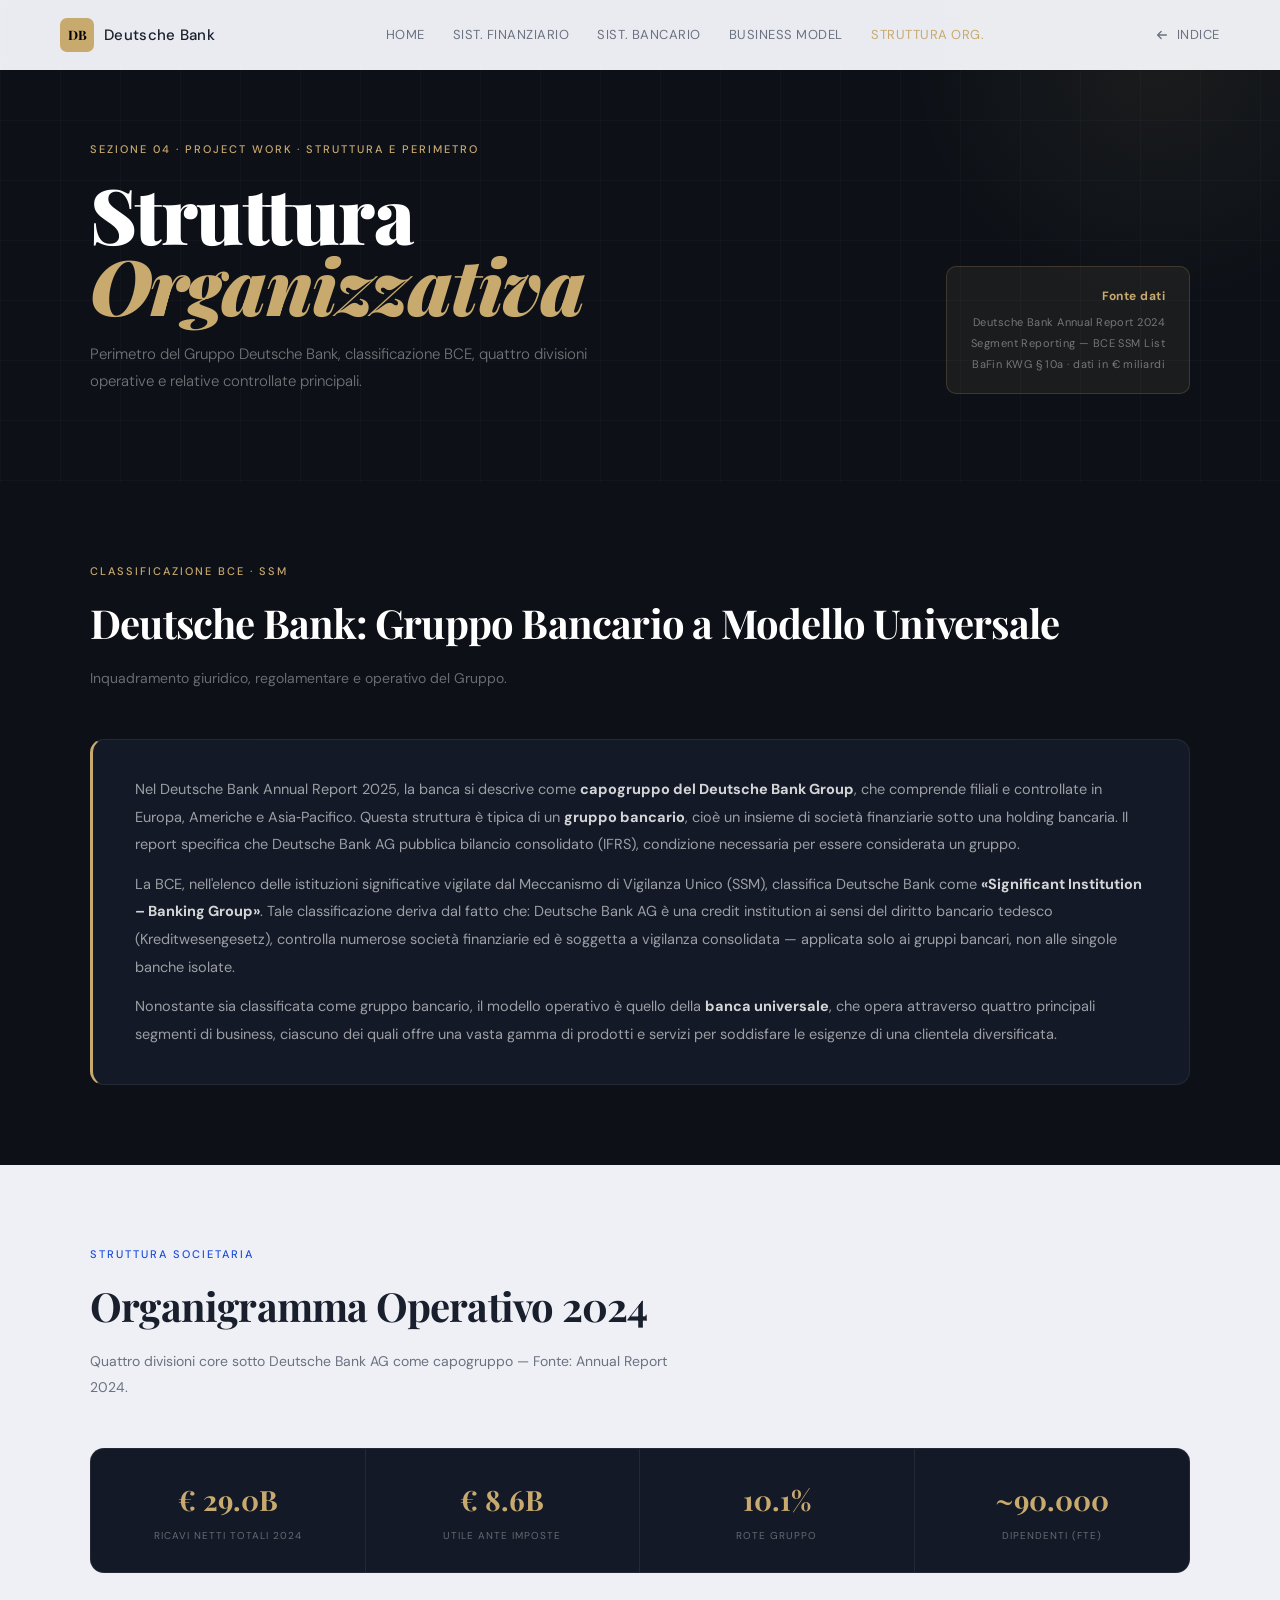
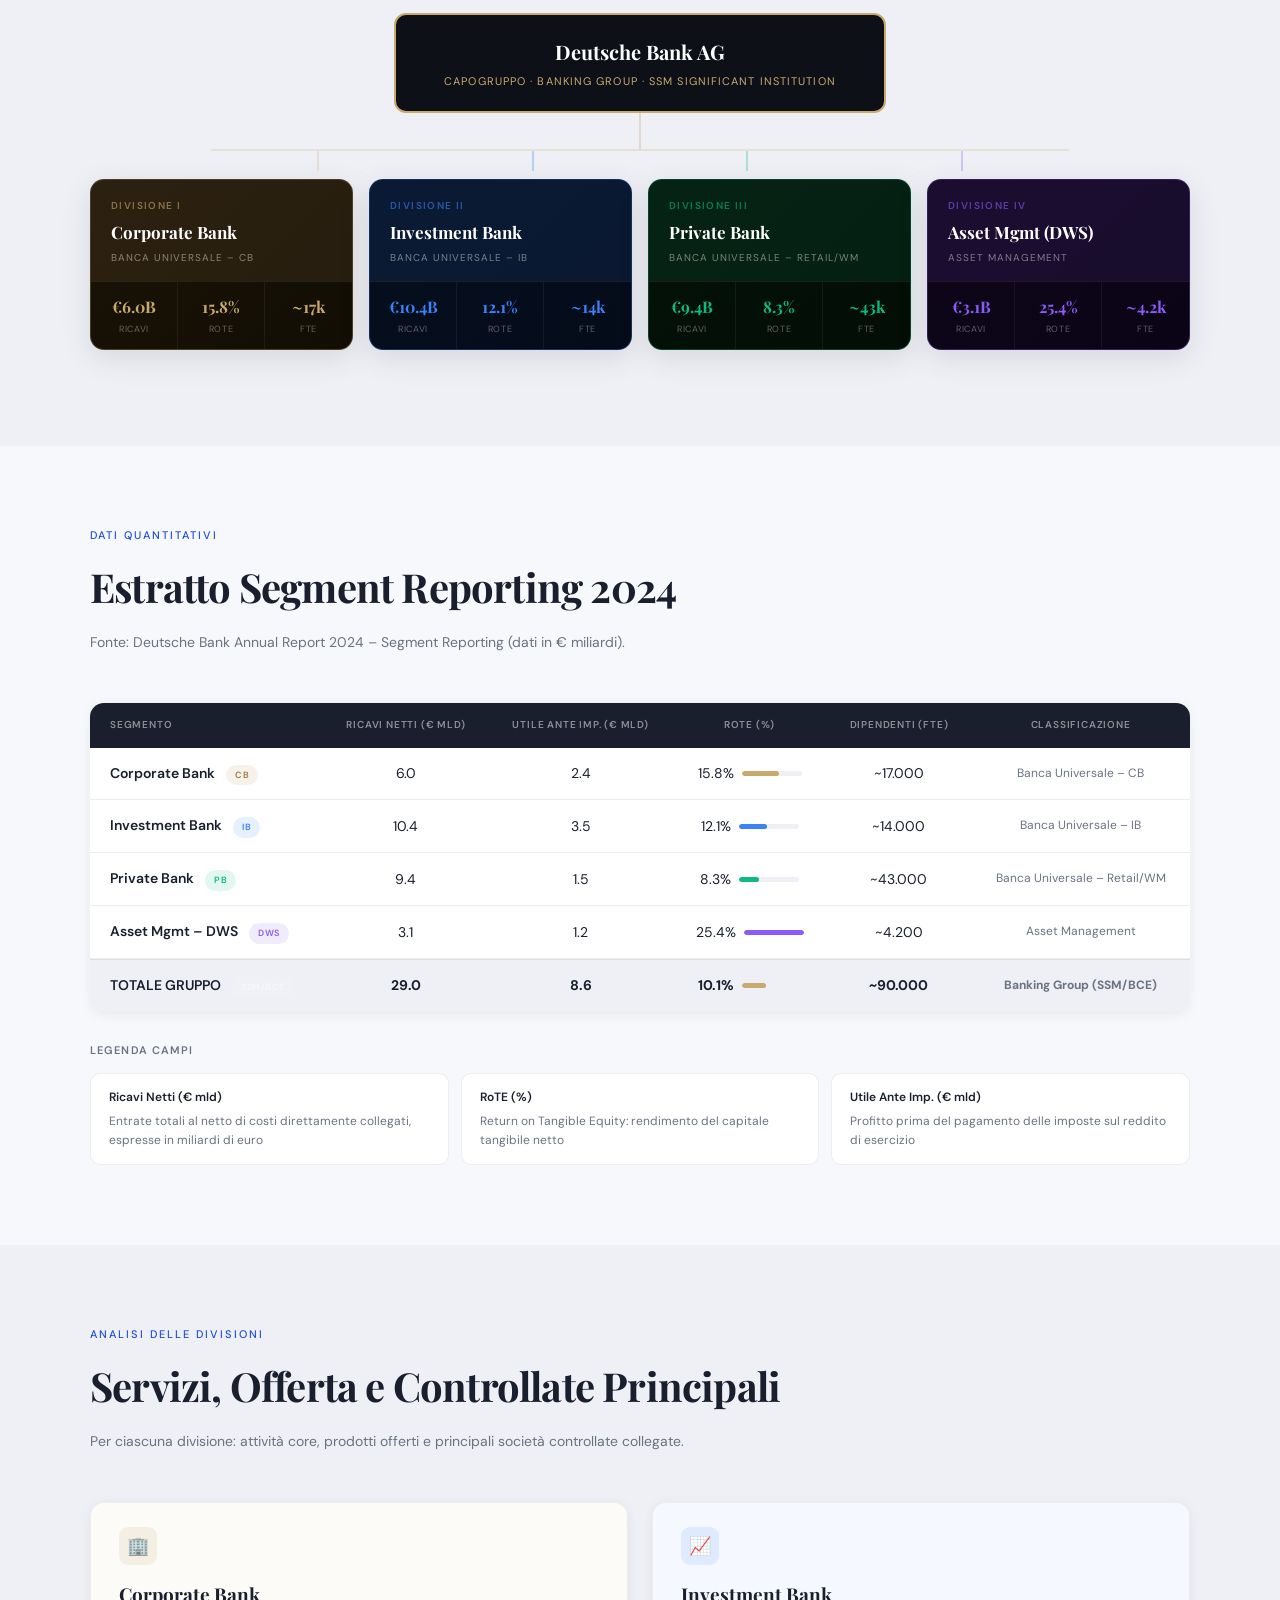
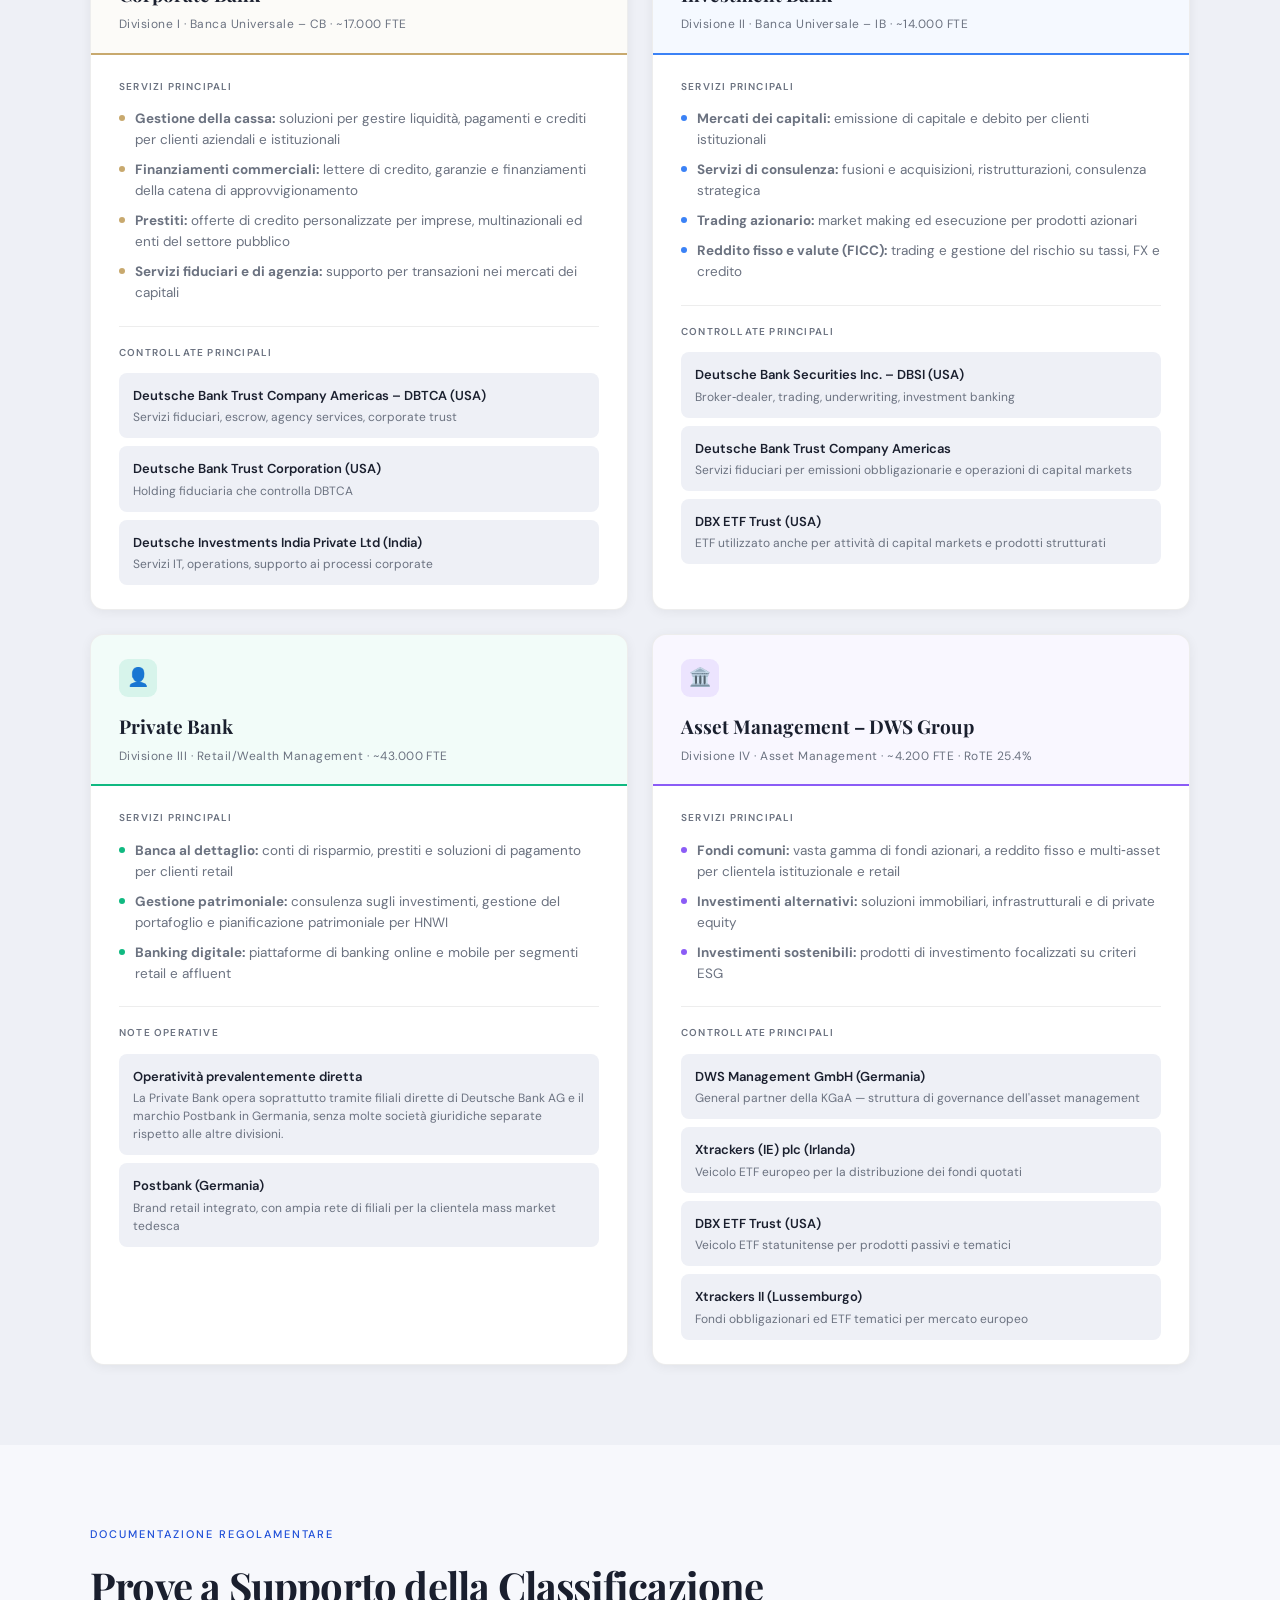
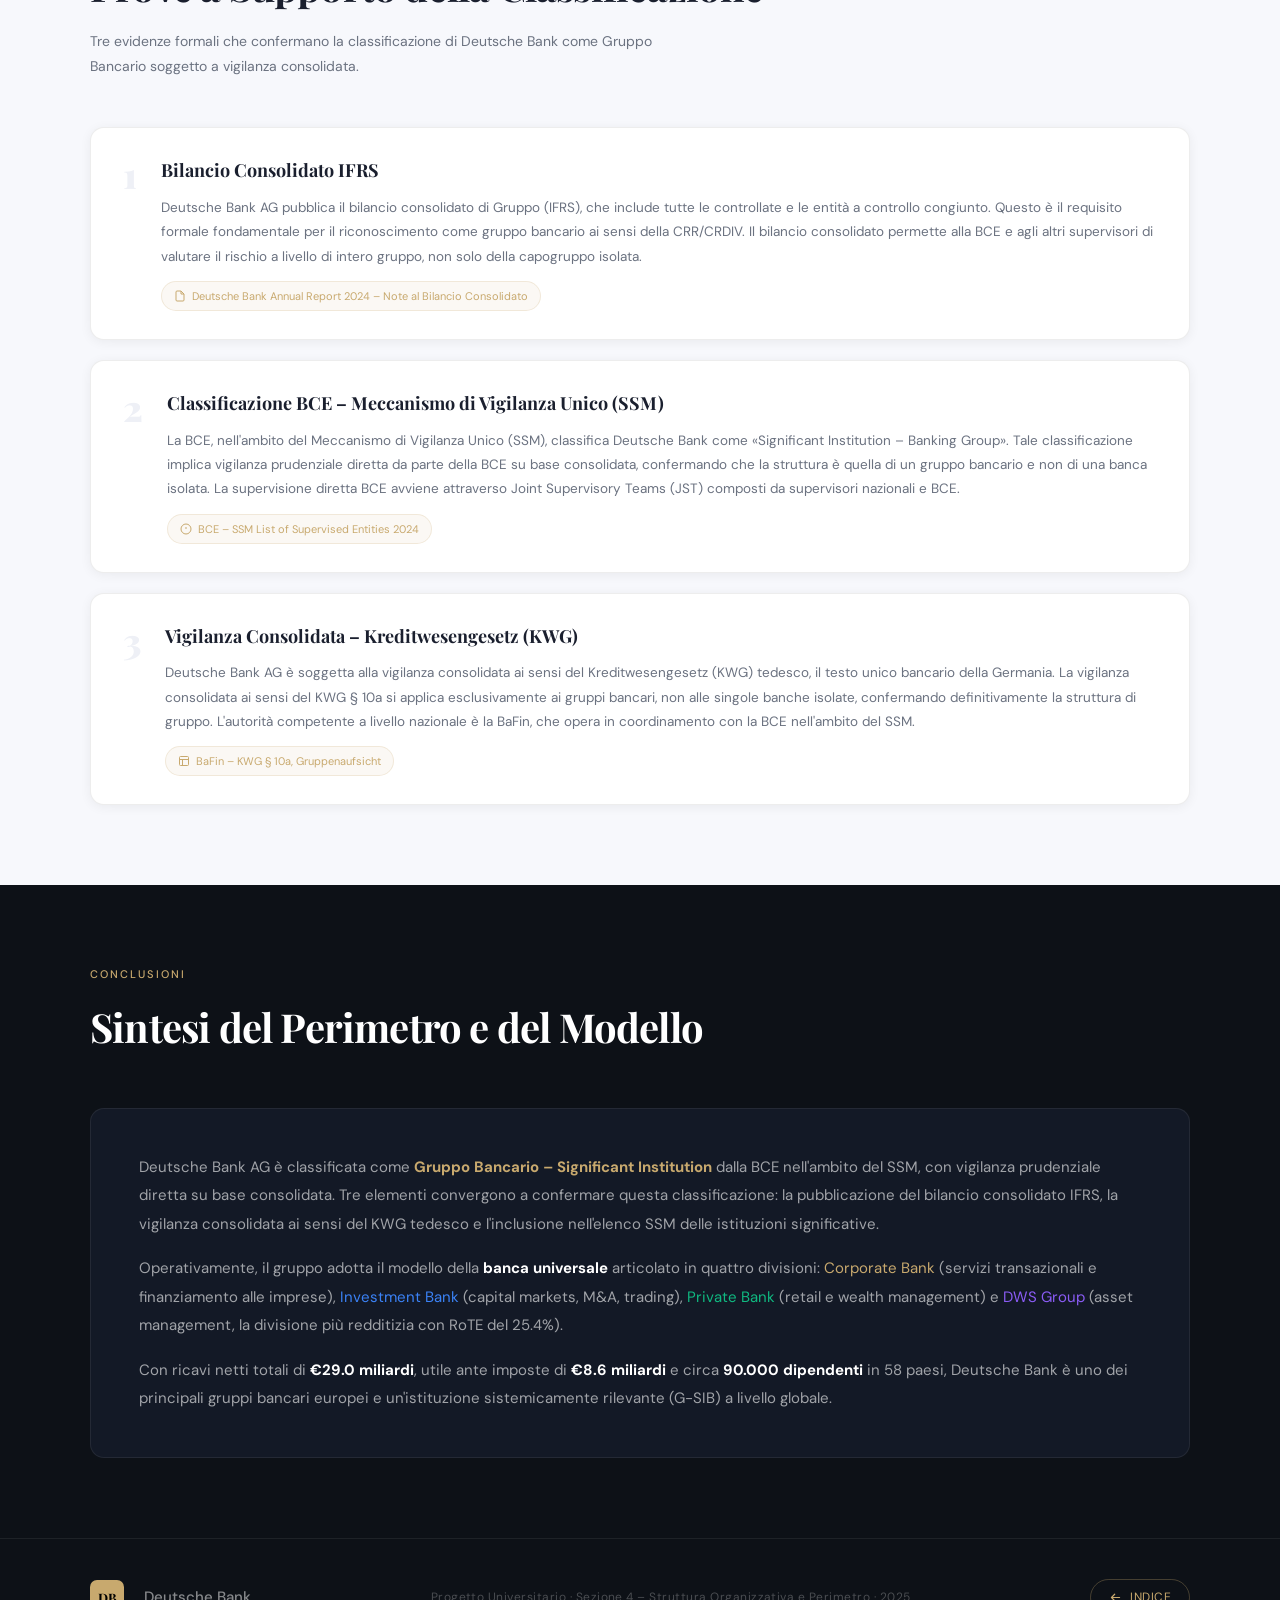
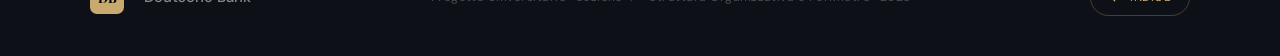
<file: pj/struttura-organizzativa.html>
<!DOCTYPE html>
<html lang="it">
<head>
  <meta charset="UTF-8">
  <meta name="viewport" content="width=device-width, initial-scale=1">
  <title>Deutsche Bank | Struttura Organizzativa – Sezione 4</title>
  <link href="https://fonts.googleapis.com/css2?family=Playfair+Display:ital,wght@0,400;0,700;0,900;1,700&family=DM+Sans:wght@300;400;500;600&display=swap" rel="stylesheet">
  <style>
    /* ═══════════════════════════════════════
       DESIGN TOKENS — coerente con il sito
    ═══════════════════════════════════════ */
    :root {
      --bg:           #f7f8fc;
      --bg-2:         #eef0f6;
      --bg-dark:      #0d1117;
      --bg-dark-2:    #131926;
      --bg-card:      #ffffff;

      --accent:       #c8a96e;
      --accent-2:     #1d4ed8;
      --accent-hover: #e0bf80;

      --cb:  #c8a96e;   /* Corporate Bank  → oro */
      --ib:  #3b82f6;   /* Investment Bank → blu */
      --pb:  #10b981;   /* Private Bank    → verde */
      --dws: #8b5cf6;   /* DWS Group       → viola */

      --text:       #1a1f2e;
      --text-muted: #6b7280;
      --text-light: #9ca3af;
      --text-white: #f0f4ff;

      --border:      rgba(0,0,0,0.07);
      --border-dark: rgba(255,255,255,0.07);

      --radius: 14px;
      --font-display: 'Playfair Display', Georgia, serif;
      --font-body:    'DM Sans', system-ui, sans-serif;

      --shadow-sm: 0 2px 12px rgba(0,0,0,0.06);
      --shadow-md: 0 8px 32px rgba(0,0,0,0.10);
    }

    *, *::before, *::after { margin:0; padding:0; box-sizing:border-box; }
    html { scroll-behavior: smooth; }
    body {
      font-family: var(--font-body);
      background: var(--bg);
      color: var(--text);
      overflow-x: hidden;
      line-height: 1.65;
    }

    /* ═══════ NAVBAR ═══════ */
    .navbar {
      position: fixed; top:0; left:0; right:0; z-index:1000;
      display: flex; align-items:center; justify-content:space-between;
      padding: 18px 60px;
      background: rgba(247,248,252,0.95);
      backdrop-filter: blur(18px);
      box-shadow: 0 1px 0 var(--border);
    }
    .logo { display:flex; align-items:center; gap:10px; text-decoration:none; }
    .logo-db {
      display:inline-flex; align-items:center; justify-content:center;
      width:34px; height:34px;
      background: var(--accent); color:#000;
      font-family: var(--font-display); font-weight:700; font-size:13px;
      border-radius:7px;
    }
    .logo-text { font-weight:500; font-size:15px; color:var(--text); letter-spacing:.02em; }
    .nav-links { display:flex; gap:28px; }
    .nav-links a {
      text-decoration:none; color:var(--text-muted); font-size:13px;
      font-weight:400; letter-spacing:.04em; text-transform:uppercase;
      transition:color .2s;
    }
    .nav-links a:hover, .nav-links a.active { color:var(--accent); }
    .nav-back {
      display:inline-flex; align-items:center; gap:8px;
      font-size:13px; color:var(--text-muted); text-decoration:none;
      letter-spacing:.04em; text-transform:uppercase; transition:color .2s;
    }
    .nav-back:hover { color:var(--accent); }

    /* ═══════ HERO ═══════ */
    .hero {
      background: var(--bg-dark);
      padding: 140px 60px 88px;
      position: relative; overflow: hidden;
    }
    .hero::before {
      content:'';
      position:absolute; inset:0;
      background-image:
        linear-gradient(rgba(255,255,255,.018) 1px, transparent 1px),
        linear-gradient(90deg, rgba(255,255,255,.018) 1px, transparent 1px);
      background-size:60px 60px;
    }
    /* diagonal accent stripe */
    .hero::after {
      content:'';
      position:absolute; top:-40%; right:-10%;
      width:500px; height:500px;
      border-radius:50%;
      background: radial-gradient(circle, rgba(200,169,110,0.07) 0%, transparent 70%);
      pointer-events:none;
    }
    .hero-inner {
      max-width:1100px; margin:0 auto;
      display:grid; grid-template-columns:1fr auto;
      align-items:end; gap:60px; position:relative; z-index:1;
      animation: fadeUp .8s ease both;
    }
    .hero-label {
      font-size:11px; letter-spacing:.18em; text-transform:uppercase;
      color:var(--accent); margin-bottom:20px; display:block; font-weight:500;
    }
    .hero-title {
      font-family: var(--font-display);
      font-size: clamp(44px,6vw,78px);
      font-weight:900; line-height:.92;
      color:white; letter-spacing:-.02em;
    }
    .hero-title em { font-style:italic; color:var(--accent); }
    .hero-sub {
      font-size:15px; color:rgba(255,255,255,0.42);
      margin-top:22px; max-width:500px; line-height:1.75; font-weight:300;
    }
    .hero-source {
      background:rgba(200,169,110,0.08);
      border:1px solid rgba(200,169,110,0.2);
      border-radius:10px; padding:18px 24px;
      font-size:11px; color:rgba(255,255,255,0.4);
      letter-spacing:.04em; text-align:right; line-height:1.9;
      white-space:nowrap;
    }
    .hero-source strong { color:var(--accent); display:block; font-size:12px; margin-bottom:4px; }

    /* ═══════ SEZIONE GENERICA ═══════ */
    .sec-light { background:var(--bg);    padding:80px 60px; }
    .sec-alt   { background:var(--bg-2);  padding:80px 60px; }
    .sec-dark  { background:var(--bg-dark); padding:80px 60px; }
    .sec-inner { max-width:1100px; margin:0 auto; }

    .sec-head { margin-bottom:48px; }
    .sec-label {
      font-size:11px; letter-spacing:.18em; text-transform:uppercase;
      color:var(--accent-2); font-weight:500; margin-bottom:10px; display:block;
    }
    .sec-label--gold { color:var(--accent); }
    .sec-title {
      font-family:var(--font-display);
      font-size:clamp(26px,3.5vw,40px);
      font-weight:700; color:var(--text); letter-spacing:-.02em; margin-bottom:10px;
    }
    .sec-title--white { color:white; }
    .sec-desc { font-size:14px; color:var(--text-muted); max-width:600px; line-height:1.8; }
    .sec-desc--white { color:rgba(255,255,255,0.38); }

    /* ═══════ CLASSIFICAZIONE INTRO ═══════ */
    .intro-card {
      background:var(--bg-dark-2);
      border:1px solid var(--border-dark);
      border-left:3px solid var(--accent);
      border-radius:var(--radius);
      padding:36px 42px;
    }
    .intro-card p {
      font-size:14.5px; color:rgba(255,255,255,0.58); line-height:1.9; margin-bottom:12px;
    }
    .intro-card p:last-child { margin-bottom:0; }
    .intro-card strong { color:rgba(255,255,255,0.82); }

    /* ═══════ ORG-CHART ═══════ */
    .orgchart {
      display:flex; flex-direction:column; align-items:center; gap:0;
      padding:0 0 16px;
    }

    /* Livello 1 – Capogruppo */
    .org-l1 {
      background:var(--bg-dark);
      border:2px solid var(--accent);
      border-radius:12px;
      padding:20px 48px;
      text-align:center;
      position:relative;
    }
    .org-l1-title { font-family:var(--font-display); font-size:20px; font-weight:700; color:white; }
    .org-l1-sub { font-size:11px; color:var(--accent); letter-spacing:.1em; text-transform:uppercase; margin-top:4px; }

    /* Connettori verticali */
    .org-connector-v {
      width:2px; height:36px; background:rgba(200,169,110,0.35); flex-shrink:0;
    }
    .org-connector-h {
      display:flex; align-items:flex-start; gap:0; position:relative;
      width:100%;
      justify-content:center;
    }
    /* linea orizzontale sopra i 4 rami */
    .org-h-line {
      position:absolute; top:0; left:50%; transform:translateX(-50%);
      height:2px; background:rgba(200,169,110,0.25);
      /* larghezza dinamica via JS */
    }

    /* Livello 2 – 4 divisioni */
    .org-l2-wrap {
      display:grid; grid-template-columns:repeat(4,1fr); gap:16px; width:100%;
    }
    .org-div {
      border-radius:var(--radius);
      overflow:hidden;
      box-shadow:var(--shadow-md);
      display:flex; flex-direction:column;
    }
    .org-div-head {
      padding:18px 20px 14px;
      display:flex; flex-direction:column; gap:4px;
    }
    .org-div-num  { font-size:10px; letter-spacing:.14em; text-transform:uppercase; opacity:.6; font-weight:600; }
    .org-div-name { font-family:var(--font-display); font-size:17px; font-weight:700; color:white; }
    .org-div-tag  { font-size:10px; letter-spacing:.1em; text-transform:uppercase; color:rgba(255,255,255,0.45); }

    .org-div-kpi {
      display:grid; grid-template-columns:1fr 1fr 1fr;
      border-top:1px solid rgba(255,255,255,.08);
    }
    .org-kpi {
      padding:12px 14px; text-align:center;
      border-right:1px solid rgba(255,255,255,.06);
    }
    .org-kpi:last-child { border-right:none; }
    .org-kpi-val { font-family:var(--font-display); font-size:16px; font-weight:700; color:white; }
    .org-kpi-lbl { font-size:9px; text-transform:uppercase; letter-spacing:.08em; color:rgba(255,255,255,.35); margin-top:2px; }

    /* colori divisione */
    .org-div--cb  { background:linear-gradient(135deg, #1a1206 0%, #120e04 100%); border:1px solid rgba(200,169,110,.3); }
    .org-div--cb  .org-div-head { background:rgba(200,169,110,0.1); }
    .org-div--cb  .org-div-num  { color:var(--cb); }
    .org-div--cb  .org-kpi-val  { color:var(--cb); }

    .org-div--ib  { background:linear-gradient(135deg, #060f1e 0%, #040c1a 100%); border:1px solid rgba(59,130,246,.3); }
    .org-div--ib  .org-div-head { background:rgba(59,130,246,0.1); }
    .org-div--ib  .org-div-num  { color:var(--ib); }
    .org-div--ib  .org-kpi-val  { color:var(--ib); }

    .org-div--pb  { background:linear-gradient(135deg, #041208 0%, #030e06 100%); border:1px solid rgba(16,185,129,.3); }
    .org-div--pb  .org-div-head { background:rgba(16,185,129,0.1); }
    .org-div--pb  .org-div-num  { color:var(--pb); }
    .org-div--pb  .org-kpi-val  { color:var(--pb); }

    .org-div--dws { background:linear-gradient(135deg, #0e0519 0%, #0b0416 100%); border:1px solid rgba(139,92,246,.3); }
    .org-div--dws .org-div-head { background:rgba(139,92,246,0.1); }
    .org-div--dws .org-div-num  { color:var(--dws); }
    .org-div--dws .org-kpi-val  { color:var(--dws); }

    /* ═══════ SEGMENT REPORTING TABLE ═══════ */
    .seg-table {
      width:100%; border-collapse:collapse;
      background:var(--bg-card); border-radius:var(--radius);
      overflow:hidden; box-shadow:var(--shadow-sm); font-size:14px;
    }
    .seg-table thead tr { background:var(--text); }
    .seg-table thead th {
      padding:14px 20px; text-align:left;
      font-size:10px; letter-spacing:.08em; text-transform:uppercase;
      color:rgba(255,255,255,0.5); font-weight:600;
    }
    .seg-table thead th:not(:first-child) { text-align:center; }
    .seg-table tbody tr { border-bottom:1px solid var(--border); transition:background .16s; }
    .seg-table tbody tr:hover { background:var(--bg-2); }
    .seg-table tbody td { padding:14px 20px; }
    .seg-table tbody td:not(:first-child) { text-align:center; }
    .seg-table tbody td:first-child { font-weight:600; }
    .seg-table .total-row { background:var(--bg-2); font-weight:700; border-top:2px solid var(--border); }
    .tag-bu {
      display:inline-block; font-size:9px; padding:3px 9px; border-radius:40px;
      font-weight:600; letter-spacing:.06em; text-transform:uppercase; margin-left:8px;
    }
    .tag-cb  { background:rgba(200,169,110,.15); color:#a07940; }
    .tag-ib  { background:rgba(59,130,246,.12); color:var(--ib); }
    .tag-pb  { background:rgba(16,185,129,.12); color:var(--pb); }
    .tag-dws { background:rgba(139,92,246,.12); color:var(--dws); }
    .tag-grp { background:rgba(255,255,255,.08); color:rgba(255,255,255,.5); }
    .rote-bar-wrap { display:flex; align-items:center; gap:8px; justify-content:center; }
    .rote-bar-track { width:60px; height:5px; background:var(--bg-2); border-radius:99px; overflow:hidden; }
    .rote-bar-fill  { height:100%; border-radius:99px; }

    /* ═══════ DIVISIONI DETAIL CARDS ═══════ */
    .div-detail-grid {
      display:grid; grid-template-columns:1fr 1fr; gap:24px;
    }
    .div-detail {
      background:var(--bg-card);
      border:1px solid var(--border);
      border-radius:var(--radius);
      overflow:hidden;
      box-shadow:var(--shadow-sm);
    }
    .div-detail-header {
      padding:24px 28px 20px;
      position:relative;
    }
    .div-detail-header::after {
      content:''; position:absolute; bottom:0; left:0; right:0; height:2px;
    }
    .div-detail--cb .div-detail-header { background:rgba(200,169,110,.05); }
    .div-detail--cb .div-detail-header::after { background:var(--cb); }
    .div-detail--ib .div-detail-header { background:rgba(59,130,246,.05); }
    .div-detail--ib .div-detail-header::after { background:var(--ib); }
    .div-detail--pb .div-detail-header { background:rgba(16,185,129,.05); }
    .div-detail--pb .div-detail-header::after { background:var(--pb); }
    .div-detail--dws .div-detail-header { background:rgba(139,92,246,.05); }
    .div-detail--dws .div-detail-header::after { background:var(--dws); }

    .div-detail-icon {
      width:38px; height:38px; border-radius:9px;
      display:flex; align-items:center; justify-content:center;
      margin-bottom:14px; font-size:18px;
    }
    .div-detail--cb  .div-detail-icon { background:rgba(200,169,110,.15); }
    .div-detail--ib  .div-detail-icon { background:rgba(59,130,246,.12); }
    .div-detail--pb  .div-detail-icon { background:rgba(16,185,129,.12); }
    .div-detail--dws .div-detail-icon { background:rgba(139,92,246,.12); }

    .div-detail-name {
      font-family:var(--font-display); font-size:19px; font-weight:700;
      color:var(--text); margin-bottom:4px;
    }
    .div-detail-sub { font-size:12px; color:var(--text-muted); letter-spacing:.04em; }

    .div-detail-body { padding:24px 28px; }
    .div-services-title {
      font-size:10px; letter-spacing:.12em; text-transform:uppercase;
      color:var(--text-muted); font-weight:600; margin-bottom:14px;
    }
    .div-services { display:flex; flex-direction:column; gap:9px; margin-bottom:22px; }
    .div-service {
      display:flex; align-items:flex-start; gap:10px;
      font-size:13.5px; color:var(--text-muted); line-height:1.55;
    }
    .div-service-dot {
      width:6px; height:6px; border-radius:50%; margin-top:6px; flex-shrink:0;
    }
    .div-detail--cb  .div-service-dot { background:var(--cb); }
    .div-detail--ib  .div-service-dot { background:var(--ib); }
    .div-detail--pb  .div-service-dot { background:var(--pb); }
    .div-detail--dws .div-service-dot { background:var(--dws); }

    /* Controllate */
    .subsidiaries-title {
      font-size:10px; letter-spacing:.12em; text-transform:uppercase;
      color:var(--text-muted); font-weight:600; margin-bottom:12px;
      padding-top:18px; border-top:1px solid var(--border);
    }
    .subsidiary {
      background:var(--bg-2); border-radius:8px; padding:12px 14px;
      margin-bottom:8px;
    }
    .subsidiary:last-child { margin-bottom:0; }
    .sub-name { font-size:13px; font-weight:600; color:var(--text); margin-bottom:2px; }
    .sub-desc { font-size:12px; color:var(--text-muted); line-height:1.5; }

    /* ═══════ PROVE A SUPPORTO ═══════ */
    .prove-grid { display:flex; flex-direction:column; gap:20px; }
    .prova-card {
      background:var(--bg-card);
      border:1px solid var(--border);
      border-radius:var(--radius);
      padding:28px 32px;
      box-shadow:var(--shadow-sm);
      display:grid; grid-template-columns:auto 1fr;
      gap:24px; align-items:start;
    }
    .prova-num {
      font-family:var(--font-display); font-size:36px; font-weight:900;
      color:var(--bg-2); line-height:1; user-select:none;
    }
    .prova-title {
      font-family:var(--font-display); font-size:18px; font-weight:700;
      color:var(--text); margin-bottom:10px;
    }
    .prova-text { font-size:13.5px; color:var(--text-muted); line-height:1.8; }
    .prova-source {
      display:inline-flex; align-items:center; gap:6px;
      font-size:11px; color:var(--accent); margin-top:12px;
      background:rgba(200,169,110,0.08); border:1px solid rgba(200,169,110,0.2);
      padding:5px 12px; border-radius:40px;
    }

    /* ═══════ LEGENDA ═══════ */
    .legenda-grid { display:grid; grid-template-columns:repeat(4,1fr); gap:12px; }
    .legenda-item {
      background:var(--bg-dark-2); border:1px solid var(--border-dark);
      border-radius:10px; padding:18px 20px;
    }
    .legenda-key { font-size:12px; font-weight:600; color:var(--accent); margin-bottom:6px; }
    .legenda-val { font-size:12px; color:rgba(255,255,255,0.45); line-height:1.6; }

    /* ═══════ HIGHLIGHTS STRIP ═══════ */
    .highlights {
      display:grid; grid-template-columns:repeat(4,1fr);
      background:var(--bg-dark-2); border-radius:var(--radius);
      overflow:hidden; border:1px solid var(--border-dark);
      margin-bottom:40px;
    }
    .hl {
      padding:28px 24px; border-right:1px solid var(--border-dark); text-align:center;
    }
    .hl:last-child { border-right:none; }
    .hl-val { font-family:var(--font-display); font-size:28px; font-weight:700; color:white; }
    .hl-sub { font-size:10px; text-transform:uppercase; letter-spacing:.1em; color:rgba(255,255,255,.35); margin-top:5px; }

    /* ═══════ FOOTER ═══════ */
    .footer {
      background:var(--bg-dark); padding:40px 60px;
      border-top:1px solid var(--border-dark);
    }
    .footer-inner {
      max-width:1100px; margin:0 auto;
      display:flex; align-items:center; justify-content:space-between;
    }
    .footer-logo { display:flex; align-items:center; gap:10px; }
    .footer-note { font-size:12px; color:rgba(255,255,255,.25); letter-spacing:.04em; }
    .footer-back {
      display:inline-flex; align-items:center; gap:8px;
      font-size:12px; color:var(--accent); text-decoration:none;
      letter-spacing:.04em; text-transform:uppercase;
      border:1px solid rgba(200,169,110,.3);
      padding:8px 18px; border-radius:40px;
      transition:all .2s;
    }
    .footer-back:hover { background:rgba(200,169,110,.08); }

    /* ═══════ REVEAL ═══════ */
    .reveal { opacity:0; transform:translateY(18px); }
    @keyframes fadeUp { from{opacity:0;transform:translateY(24px)} to{opacity:1;transform:translateY(0)} }
    .hero-inner { animation:fadeUp .8s ease both; }

    /* ═══════ RESPONSIVE ═══════ */
    @media(max-width:900px){
      .navbar{padding:16px 24px}
      .nav-links{display:none}
      .hero{padding:120px 24px 64px}
      .hero-inner{grid-template-columns:1fr; gap:28px}
      .hero-source{text-align:left; white-space:normal}
      .sec-light,.sec-alt,.sec-dark{padding:60px 24px}
      .org-l2-wrap{grid-template-columns:1fr 1fr}
      .div-detail-grid{grid-template-columns:1fr}
      .highlights{grid-template-columns:1fr 1fr}
      .legenda-grid{grid-template-columns:1fr 1fr}
      .footer-inner{flex-direction:column; gap:20px; text-align:center}
      .prova-card{grid-template-columns:1fr}
      .prova-num{display:none}
    }
    @media(max-width:580px){
      .org-l2-wrap{grid-template-columns:1fr}
      .highlights{grid-template-columns:1fr}
      .legenda-grid{grid-template-columns:1fr}
    }
  </style>
</head>
<body>

<!-- ═════════════ NAVBAR ═════════════ -->
<header class="navbar">
  <a href="index.html" class="logo">
    <span class="logo-db">DB</span>
    <span class="logo-text">Deutsche Bank</span>
  </a>
  <nav class="nav-links">
    <a href="index.html">Home</a>
    <a href="sistema-finanziario.html">Sist. Finanziario</a>
    <a href="sistema-bancario.html">Sist. Bancario</a>
    <a href="business-model.html">Business Model</a>
    <a href="struttura-organizzativa.html" class="active">Struttura Org.</a>
  </nav>
  <a href="index.html" class="nav-back">
    <svg width="14" height="14" viewBox="0 0 16 16" fill="none">
      <path d="M13 8H3M7 12L3 8l4-4" stroke="currentColor" stroke-width="1.5" stroke-linecap="round" stroke-linejoin="round"/>
    </svg>
    Indice
  </a>
</header>

<!-- ═════════════ HERO ═════════════ -->
<section class="hero">
  <div class="hero-inner">
    <div>
      <span class="hero-label">Sezione 04 · Project Work · Struttura e Perimetro</span>
      <h1 class="hero-title">Struttura<br><em>Organizzativa</em></h1>
      <p class="hero-sub">Perimetro del Gruppo Deutsche Bank, classificazione BCE, quattro divisioni operative e relative controllate principali.</p>
    </div>
    <div class="hero-source">
      <strong>Fonte dati</strong>
      Deutsche Bank Annual Report 2024<br>
      Segment Reporting — BCE SSM List<br>
      BaFin KWG § 10a · dati in € miliardi
    </div>
  </div>
</section>


<!-- ═════════════ 1. CLASSIFICAZIONE & PERIMETRO ═════════════ -->
<section class="sec-dark">
  <div class="sec-inner">
    <div class="sec-head">
      <span class="sec-label sec-label--gold">Classificazione BCE · SSM</span>
      <h2 class="sec-title sec-title--white">Deutsche Bank: Gruppo Bancario a Modello Universale</h2>
      <p class="sec-desc sec-desc--white">Inquadramento giuridico, regolamentare e operativo del Gruppo.</p>
    </div>

    <div class="intro-card reveal">
      <p>Nel Deutsche Bank Annual Report 2025, la banca si descrive come <strong>capogruppo del Deutsche Bank Group</strong>, che comprende filiali e controllate in Europa, Americhe e Asia‑Pacifico. Questa struttura è tipica di un <strong>gruppo bancario</strong>, cioè un insieme di società finanziarie sotto una holding bancaria. Il report specifica che Deutsche Bank AG pubblica bilancio consolidato (IFRS), condizione necessaria per essere considerata un gruppo.</p>
      <p>La BCE, nell'elenco delle istituzioni significative vigilate dal Meccanismo di Vigilanza Unico (SSM), classifica Deutsche Bank come <strong>«Significant Institution – Banking Group»</strong>. Tale classificazione deriva dal fatto che: Deutsche Bank AG è una credit institution ai sensi del diritto bancario tedesco (Kreditwesengesetz), controlla numerose società finanziarie ed è soggetta a vigilanza consolidata — applicata solo ai gruppi bancari, non alle singole banche isolate.</p>
      <p>Nonostante sia classificata come gruppo bancario, il modello operativo è quello della <strong>banca universale</strong>, che opera attraverso quattro principali segmenti di business, ciascuno dei quali offre una vasta gamma di prodotti e servizi per soddisfare le esigenze di una clientela diversificata.</p>
    </div>
  </div>
</section>


<!-- ═════════════ 2. ORG CHART ═════════════ -->
<section class="sec-alt">
  <div class="sec-inner">
    <div class="sec-head">
      <span class="sec-label">Struttura Societaria</span>
      <h2 class="sec-title">Organigramma Operativo 2024</h2>
      <p class="sec-desc">Quattro divisioni core sotto Deutsche Bank AG come capogruppo — Fonte: Annual Report 2024.</p>
    </div>

    <!-- KPI strip -->
    <div class="highlights reveal">
      <div class="hl">
        <div class="hl-val" style="color:var(--accent)">€ 29.0B</div>
        <div class="hl-sub">Ricavi Netti Totali 2024</div>
      </div>
      <div class="hl">
        <div class="hl-val" style="color:var(--accent)">€ 8.6B</div>
        <div class="hl-sub">Utile Ante Imposte</div>
      </div>
      <div class="hl">
        <div class="hl-val" style="color:var(--accent)">10.1%</div>
        <div class="hl-sub">RoTE Gruppo</div>
      </div>
      <div class="hl">
        <div class="hl-val" style="color:var(--accent)">~90.000</div>
        <div class="hl-sub">Dipendenti (FTE)</div>
      </div>
    </div>

    <!-- ORG CHART VISIVO -->
    <div class="orgchart reveal">

      <!-- Capogruppo -->
      <div class="org-l1">
        <div class="org-l1-title">Deutsche Bank AG</div>
        <div class="org-l1-sub">Capogruppo · Banking Group · SSM Significant Institution</div>
      </div>

      <!-- Connettore verticale -->
      <div class="org-connector-v"></div>

      <!-- Linea orizzontale + frecce -->
      <div style="width:100%; position:relative; margin-bottom:8px;">
        <div style="height:2px; background:rgba(200,169,110,0.22); width:78%; margin:0 auto;"></div>
        <!-- 4 gambe verticali -->
        <div style="display:grid; grid-template-columns:repeat(4,1fr); width:78%; margin:0 auto;">
          <div style="display:flex; justify-content:center;"><div style="width:2px; height:20px; background:rgba(200,169,110,0.25);"></div></div>
          <div style="display:flex; justify-content:center;"><div style="width:2px; height:20px; background:rgba(59,130,246,0.3);"></div></div>
          <div style="display:flex; justify-content:center;"><div style="width:2px; height:20px; background:rgba(16,185,129,0.3);"></div></div>
          <div style="display:flex; justify-content:center;"><div style="width:2px; height:20px; background:rgba(139,92,246,0.3);"></div></div>
        </div>
      </div>

      <!-- 4 Divisioni -->
      <div class="org-l2-wrap">

        <!-- CORPORATE BANK -->
        <div class="org-div org-div--cb">
          <div class="org-div-head">
            <span class="org-div-num">Divisione I</span>
            <span class="org-div-name">Corporate Bank</span>
            <span class="org-div-tag">Banca Universale – CB</span>
          </div>
          <div class="org-div-kpi">
            <div class="org-kpi">
              <div class="org-kpi-val">€6.0B</div>
              <div class="org-kpi-lbl">Ricavi</div>
            </div>
            <div class="org-kpi">
              <div class="org-kpi-val">15.8%</div>
              <div class="org-kpi-lbl">RoTE</div>
            </div>
            <div class="org-kpi">
              <div class="org-kpi-val">~17k</div>
              <div class="org-kpi-lbl">FTE</div>
            </div>
          </div>
        </div>

        <!-- INVESTMENT BANK -->
        <div class="org-div org-div--ib">
          <div class="org-div-head">
            <span class="org-div-num">Divisione II</span>
            <span class="org-div-name">Investment Bank</span>
            <span class="org-div-tag">Banca Universale – IB</span>
          </div>
          <div class="org-div-kpi">
            <div class="org-kpi">
              <div class="org-kpi-val">€10.4B</div>
              <div class="org-kpi-lbl">Ricavi</div>
            </div>
            <div class="org-kpi">
              <div class="org-kpi-val">12.1%</div>
              <div class="org-kpi-lbl">RoTE</div>
            </div>
            <div class="org-kpi">
              <div class="org-kpi-val">~14k</div>
              <div class="org-kpi-lbl">FTE</div>
            </div>
          </div>
        </div>

        <!-- PRIVATE BANK -->
        <div class="org-div org-div--pb">
          <div class="org-div-head">
            <span class="org-div-num">Divisione III</span>
            <span class="org-div-name">Private Bank</span>
            <span class="org-div-tag">Banca Universale – Retail/WM</span>
          </div>
          <div class="org-div-kpi">
            <div class="org-kpi">
              <div class="org-kpi-val">€9.4B</div>
              <div class="org-kpi-lbl">Ricavi</div>
            </div>
            <div class="org-kpi">
              <div class="org-kpi-val">8.3%</div>
              <div class="org-kpi-lbl">RoTE</div>
            </div>
            <div class="org-kpi">
              <div class="org-kpi-val">~43k</div>
              <div class="org-kpi-lbl">FTE</div>
            </div>
          </div>
        </div>

        <!-- DWS -->
        <div class="org-div org-div--dws">
          <div class="org-div-head">
            <span class="org-div-num">Divisione IV</span>
            <span class="org-div-name">Asset Mgmt (DWS)</span>
            <span class="org-div-tag">Asset Management</span>
          </div>
          <div class="org-div-kpi">
            <div class="org-kpi">
              <div class="org-kpi-val">€3.1B</div>
              <div class="org-kpi-lbl">Ricavi</div>
            </div>
            <div class="org-kpi">
              <div class="org-kpi-val">25.4%</div>
              <div class="org-kpi-lbl">RoTE</div>
            </div>
            <div class="org-kpi">
              <div class="org-kpi-val">~4.2k</div>
              <div class="org-kpi-lbl">FTE</div>
            </div>
          </div>
        </div>

      </div>
    </div><!-- /orgchart -->
  </div>
</section>


<!-- ═════════════ 3. SEGMENT REPORTING TABLE ═════════════ -->
<section class="sec-light">
  <div class="sec-inner">
    <div class="sec-head">
      <span class="sec-label">Dati Quantitativi</span>
      <h2 class="sec-title">Estratto Segment Reporting 2024</h2>
      <p class="sec-desc">Fonte: Deutsche Bank Annual Report 2024 – Segment Reporting (dati in € miliardi).</p>
    </div>

    <table class="seg-table reveal">
      <thead>
        <tr>
          <th>Segmento</th>
          <th>Ricavi Netti (€ mld)</th>
          <th>Utile Ante Imp. (€ mld)</th>
          <th>RoTE (%)</th>
          <th>Dipendenti (FTE)</th>
          <th>Classificazione</th>
        </tr>
      </thead>
      <tbody>
        <tr>
          <td>Corporate Bank <span class="tag-bu tag-cb">CB</span></td>
          <td>6.0</td>
          <td>2.4</td>
          <td>
            <div class="rote-bar-wrap">
              15.8%
              <div class="rote-bar-track"><div class="rote-bar-fill" style="width:62%;background:var(--cb)"></div></div>
            </div>
          </td>
          <td>~17.000</td>
          <td style="font-size:12px;color:var(--text-muted)">Banca Universale – CB</td>
        </tr>
        <tr>
          <td>Investment Bank <span class="tag-bu tag-ib">IB</span></td>
          <td>10.4</td>
          <td>3.5</td>
          <td>
            <div class="rote-bar-wrap">
              12.1%
              <div class="rote-bar-track"><div class="rote-bar-fill" style="width:48%;background:var(--ib)"></div></div>
            </div>
          </td>
          <td>~14.000</td>
          <td style="font-size:12px;color:var(--text-muted)">Banca Universale – IB</td>
        </tr>
        <tr>
          <td>Private Bank <span class="tag-bu tag-pb">PB</span></td>
          <td>9.4</td>
          <td>1.5</td>
          <td>
            <div class="rote-bar-wrap">
              8.3%
              <div class="rote-bar-track"><div class="rote-bar-fill" style="width:33%;background:var(--pb)"></div></div>
            </div>
          </td>
          <td>~43.000</td>
          <td style="font-size:12px;color:var(--text-muted)">Banca Universale – Retail/WM</td>
        </tr>
        <tr>
          <td>Asset Mgmt – DWS <span class="tag-bu tag-dws">DWS</span></td>
          <td>3.1</td>
          <td>1.2</td>
          <td>
            <div class="rote-bar-wrap">
              25.4%
              <div class="rote-bar-track"><div class="rote-bar-fill" style="width:100%;background:var(--dws)"></div></div>
            </div>
          </td>
          <td>~4.200</td>
          <td style="font-size:12px;color:var(--text-muted)">Asset Management</td>
        </tr>
        <tr class="total-row">
          <td>TOTALE GRUPPO <span class="tag-bu tag-grp">SSM/BCE</span></td>
          <td>29.0</td>
          <td>8.6</td>
          <td>
            <div class="rote-bar-wrap">
              10.1%
              <div class="rote-bar-track"><div class="rote-bar-fill" style="width:40%;background:var(--accent)"></div></div>
            </div>
          </td>
          <td>~90.000</td>
          <td style="font-size:12px;color:var(--text-muted)">Banking Group (SSM/BCE)</td>
        </tr>
      </tbody>
    </table>

    <!-- Legenda -->
    <div style="margin-top:28px;" class="reveal">
      <p style="font-size:11px;letter-spacing:.1em;text-transform:uppercase;color:var(--text-muted);font-weight:600;margin-bottom:14px;">Legenda campi</p>
      <div style="display:grid;grid-template-columns:repeat(3,1fr);gap:12px;">
        <div style="background:var(--bg-card);border:1px solid var(--border);border-radius:10px;padding:14px 18px;">
          <div style="font-size:12px;font-weight:600;color:var(--text);margin-bottom:4px;">Ricavi Netti (€ mld)</div>
          <div style="font-size:12px;color:var(--text-muted);line-height:1.6;">Entrate totali al netto di costi direttamente collegati, espresse in miliardi di euro</div>
        </div>
        <div style="background:var(--bg-card);border:1px solid var(--border);border-radius:10px;padding:14px 18px;">
          <div style="font-size:12px;font-weight:600;color:var(--text);margin-bottom:4px;">RoTE (%)</div>
          <div style="font-size:12px;color:var(--text-muted);line-height:1.6;">Return on Tangible Equity: rendimento del capitale tangibile netto</div>
        </div>
        <div style="background:var(--bg-card);border:1px solid var(--border);border-radius:10px;padding:14px 18px;">
          <div style="font-size:12px;font-weight:600;color:var(--text);margin-bottom:4px;">Utile Ante Imp. (€ mld)</div>
          <div style="font-size:12px;color:var(--text-muted);line-height:1.6;">Profitto prima del pagamento delle imposte sul reddito di esercizio</div>
        </div>
      </div>
    </div>
  </div>
</section>


<!-- ═════════════ 4. DIVISIONI DETAIL ═════════════ -->
<section class="sec-alt">
  <div class="sec-inner">
    <div class="sec-head">
      <span class="sec-label">Analisi delle Divisioni</span>
      <h2 class="sec-title">Servizi, Offerta e Controllate Principali</h2>
      <p class="sec-desc">Per ciascuna divisione: attività core, prodotti offerti e principali società controllate collegate.</p>
    </div>

    <div class="div-detail-grid">

      <!-- CORPORATE BANK -->
      <div class="div-detail div-detail--cb reveal">
        <div class="div-detail-header">
          <div class="div-detail-icon">🏢</div>
          <div class="div-detail-name">Corporate Bank</div>
          <div class="div-detail-sub">Divisione I · Banca Universale – CB · ~17.000 FTE</div>
        </div>
        <div class="div-detail-body">
          <div class="div-services-title">Servizi Principali</div>
          <div class="div-services">
            <div class="div-service">
              <div class="div-service-dot"></div>
              <span><strong>Gestione della cassa:</strong> soluzioni per gestire liquidità, pagamenti e crediti per clienti aziendali e istituzionali</span>
            </div>
            <div class="div-service">
              <div class="div-service-dot"></div>
              <span><strong>Finanziamenti commerciali:</strong> lettere di credito, garanzie e finanziamenti della catena di approvvigionamento</span>
            </div>
            <div class="div-service">
              <div class="div-service-dot"></div>
              <span><strong>Prestiti:</strong> offerte di credito personalizzate per imprese, multinazionali ed enti del settore pubblico</span>
            </div>
            <div class="div-service">
              <div class="div-service-dot"></div>
              <span><strong>Servizi fiduciari e di agenzia:</strong> supporto per transazioni nei mercati dei capitali</span>
            </div>
          </div>

          <div class="subsidiaries-title">Controllate Principali</div>
          <div class="subsidiary">
            <div class="sub-name">Deutsche Bank Trust Company Americas – DBTCA (USA)</div>
            <div class="sub-desc">Servizi fiduciari, escrow, agency services, corporate trust</div>
          </div>
          <div class="subsidiary">
            <div class="sub-name">Deutsche Bank Trust Corporation (USA)</div>
            <div class="sub-desc">Holding fiduciaria che controlla DBTCA</div>
          </div>
          <div class="subsidiary">
            <div class="sub-name">Deutsche Investments India Private Ltd (India)</div>
            <div class="sub-desc">Servizi IT, operations, supporto ai processi corporate</div>
          </div>
        </div>
      </div>

      <!-- INVESTMENT BANK -->
      <div class="div-detail div-detail--ib reveal">
        <div class="div-detail-header">
          <div class="div-detail-icon">📈</div>
          <div class="div-detail-name">Investment Bank</div>
          <div class="div-detail-sub">Divisione II · Banca Universale – IB · ~14.000 FTE</div>
        </div>
        <div class="div-detail-body">
          <div class="div-services-title">Servizi Principali</div>
          <div class="div-services">
            <div class="div-service">
              <div class="div-service-dot"></div>
              <span><strong>Mercati dei capitali:</strong> emissione di capitale e debito per clienti istituzionali</span>
            </div>
            <div class="div-service">
              <div class="div-service-dot"></div>
              <span><strong>Servizi di consulenza:</strong> fusioni e acquisizioni, ristrutturazioni, consulenza strategica</span>
            </div>
            <div class="div-service">
              <div class="div-service-dot"></div>
              <span><strong>Trading azionario:</strong> market making ed esecuzione per prodotti azionari</span>
            </div>
            <div class="div-service">
              <div class="div-service-dot"></div>
              <span><strong>Reddito fisso e valute (FICC):</strong> trading e gestione del rischio su tassi, FX e credito</span>
            </div>
          </div>

          <div class="subsidiaries-title">Controllate Principali</div>
          <div class="subsidiary">
            <div class="sub-name">Deutsche Bank Securities Inc. – DBSI (USA)</div>
            <div class="sub-desc">Broker‑dealer, trading, underwriting, investment banking</div>
          </div>
          <div class="subsidiary">
            <div class="sub-name">Deutsche Bank Trust Company Americas</div>
            <div class="sub-desc">Servizi fiduciari per emissioni obbligazionarie e operazioni di capital markets</div>
          </div>
          <div class="subsidiary">
            <div class="sub-name">DBX ETF Trust (USA)</div>
            <div class="sub-desc">ETF utilizzato anche per attività di capital markets e prodotti strutturati</div>
          </div>
        </div>
      </div>

      <!-- PRIVATE BANK -->
      <div class="div-detail div-detail--pb reveal">
        <div class="div-detail-header">
          <div class="div-detail-icon">👤</div>
          <div class="div-detail-name">Private Bank</div>
          <div class="div-detail-sub">Divisione III · Retail/Wealth Management · ~43.000 FTE</div>
        </div>
        <div class="div-detail-body">
          <div class="div-services-title">Servizi Principali</div>
          <div class="div-services">
            <div class="div-service">
              <div class="div-service-dot"></div>
              <span><strong>Banca al dettaglio:</strong> conti di risparmio, prestiti e soluzioni di pagamento per clienti retail</span>
            </div>
            <div class="div-service">
              <div class="div-service-dot"></div>
              <span><strong>Gestione patrimoniale:</strong> consulenza sugli investimenti, gestione del portafoglio e pianificazione patrimoniale per HNWI</span>
            </div>
            <div class="div-service">
              <div class="div-service-dot"></div>
              <span><strong>Banking digitale:</strong> piattaforme di banking online e mobile per segmenti retail e affluent</span>
            </div>
          </div>

          <div class="subsidiaries-title">Note operative</div>
          <div class="subsidiary">
            <div class="sub-name">Operatività prevalentemente diretta</div>
            <div class="sub-desc">La Private Bank opera soprattutto tramite filiali dirette di Deutsche Bank AG e il marchio Postbank in Germania, senza molte società giuridiche separate rispetto alle altre divisioni.</div>
          </div>
          <div class="subsidiary">
            <div class="sub-name">Postbank (Germania)</div>
            <div class="sub-desc">Brand retail integrato, con ampia rete di filiali per la clientela mass market tedesca</div>
          </div>
        </div>
      </div>

      <!-- DWS -->
      <div class="div-detail div-detail--dws reveal">
        <div class="div-detail-header">
          <div class="div-detail-icon">🏛️</div>
          <div class="div-detail-name">Asset Management – DWS Group</div>
          <div class="div-detail-sub">Divisione IV · Asset Management · ~4.200 FTE · RoTE 25.4%</div>
        </div>
        <div class="div-detail-body">
          <div class="div-services-title">Servizi Principali</div>
          <div class="div-services">
            <div class="div-service">
              <div class="div-service-dot"></div>
              <span><strong>Fondi comuni:</strong> vasta gamma di fondi azionari, a reddito fisso e multi‑asset per clientela istituzionale e retail</span>
            </div>
            <div class="div-service">
              <div class="div-service-dot"></div>
              <span><strong>Investimenti alternativi:</strong> soluzioni immobiliari, infrastrutturali e di private equity</span>
            </div>
            <div class="div-service">
              <div class="div-service-dot"></div>
              <span><strong>Investimenti sostenibili:</strong> prodotti di investimento focalizzati su criteri ESG</span>
            </div>
          </div>

          <div class="subsidiaries-title">Controllate Principali</div>
          <div class="subsidiary">
            <div class="sub-name">DWS Management GmbH (Germania)</div>
            <div class="sub-desc">General partner della KGaA — struttura di governance dell'asset management</div>
          </div>
          <div class="subsidiary">
            <div class="sub-name">Xtrackers (IE) plc (Irlanda)</div>
            <div class="sub-desc">Veicolo ETF europeo per la distribuzione dei fondi quotati</div>
          </div>
          <div class="subsidiary">
            <div class="sub-name">DBX ETF Trust (USA)</div>
            <div class="sub-desc">Veicolo ETF statunitense per prodotti passivi e tematici</div>
          </div>
          <div class="subsidiary">
            <div class="sub-name">Xtrackers II (Lussemburgo)</div>
            <div class="sub-desc">Fondi obbligazionari ed ETF tematici per mercato europeo</div>
          </div>
        </div>
      </div>

    </div>
  </div>
</section>


<!-- ═════════════ 5. PROVE A SUPPORTO ═════════════ -->
<section class="sec-light">
  <div class="sec-inner">
    <div class="sec-head">
      <span class="sec-label">Documentazione Regolamentare</span>
      <h2 class="sec-title">Prove a Supporto della Classificazione</h2>
      <p class="sec-desc">Tre evidenze formali che confermano la classificazione di Deutsche Bank come Gruppo Bancario soggetto a vigilanza consolidata.</p>
    </div>

    <div class="prove-grid">

      <div class="prova-card reveal">
        <div class="prova-num">1</div>
        <div>
          <div class="prova-title">Bilancio Consolidato IFRS</div>
          <p class="prova-text">Deutsche Bank AG pubblica il bilancio consolidato di Gruppo (IFRS), che include tutte le controllate e le entità a controllo congiunto. Questo è il requisito formale fondamentale per il riconoscimento come gruppo bancario ai sensi della CRR/CRDIV. Il bilancio consolidato permette alla BCE e agli altri supervisori di valutare il rischio a livello di intero gruppo, non solo della capogruppo isolata.</p>
          <span class="prova-source">
            <svg width="12" height="12" viewBox="0 0 24 24" fill="none" stroke="currentColor" stroke-width="2"><path d="M14 2H6a2 2 0 0 0-2 2v16a2 2 0 0 0 2 2h12a2 2 0 0 0 2-2V8z"/><polyline points="14 2 14 8 20 8"/></svg>
            Deutsche Bank Annual Report 2024 – Note al Bilancio Consolidato
          </span>
        </div>
      </div>

      <div class="prova-card reveal">
        <div class="prova-num">2</div>
        <div>
          <div class="prova-title">Classificazione BCE – Meccanismo di Vigilanza Unico (SSM)</div>
          <p class="prova-text">La BCE, nell'ambito del Meccanismo di Vigilanza Unico (SSM), classifica Deutsche Bank come «Significant Institution – Banking Group». Tale classificazione implica vigilanza prudenziale diretta da parte della BCE su base consolidata, confermando che la struttura è quella di un gruppo bancario e non di una banca isolata. La supervisione diretta BCE avviene attraverso Joint Supervisory Teams (JST) composti da supervisori nazionali e BCE.</p>
          <span class="prova-source">
            <svg width="12" height="12" viewBox="0 0 24 24" fill="none" stroke="currentColor" stroke-width="2"><circle cx="12" cy="12" r="10"/><line x1="12" y1="8" x2="12" y2="12"/><line x1="12" y1="16" x2="12.01" y2="16"/></svg>
            BCE – SSM List of Supervised Entities 2024
          </span>
        </div>
      </div>

      <div class="prova-card reveal">
        <div class="prova-num">3</div>
        <div>
          <div class="prova-title">Vigilanza Consolidata – Kreditwesengesetz (KWG)</div>
          <p class="prova-text">Deutsche Bank AG è soggetta alla vigilanza consolidata ai sensi del Kreditwesengesetz (KWG) tedesco, il testo unico bancario della Germania. La vigilanza consolidata ai sensi del KWG § 10a si applica esclusivamente ai gruppi bancari, non alle singole banche isolate, confermando definitivamente la struttura di gruppo. L'autorità competente a livello nazionale è la BaFin, che opera in coordinamento con la BCE nell'ambito del SSM.</p>
          <span class="prova-source">
            <svg width="12" height="12" viewBox="0 0 24 24" fill="none" stroke="currentColor" stroke-width="2"><rect x="3" y="3" width="18" height="18" rx="2"/><path d="M3 9h18M9 21V9"/></svg>
            BaFin – KWG § 10a, Gruppenaufsicht
          </span>
        </div>
      </div>

    </div>
  </div>
</section>


<!-- ═════════════ 6. SINTESI FINALE ═════════════ -->
<section class="sec-dark">
  <div class="sec-inner">
    <div class="sec-head">
      <span class="sec-label sec-label--gold">Conclusioni</span>
      <h2 class="sec-title sec-title--white">Sintesi del Perimetro e del Modello</h2>
    </div>

    <div style="background:var(--bg-dark-2);border:1px solid var(--border-dark);border-radius:var(--radius);padding:44px 48px;" class="reveal">
      <p style="font-size:15px;color:rgba(255,255,255,0.6);line-height:1.9;margin-bottom:16px;">Deutsche Bank AG è classificata come <strong style="color:var(--accent)">Gruppo Bancario – Significant Institution</strong> dalla BCE nell'ambito del SSM, con vigilanza prudenziale diretta su base consolidata. Tre elementi convergono a confermare questa classificazione: la pubblicazione del bilancio consolidato IFRS, la vigilanza consolidata ai sensi del KWG tedesco e l'inclusione nell'elenco SSM delle istituzioni significative.</p>
      <p style="font-size:15px;color:rgba(255,255,255,0.6);line-height:1.9;margin-bottom:16px;">Operativamente, il gruppo adotta il modello della <strong style="color:white;">banca universale</strong> articolato in quattro divisioni: <span style="color:var(--cb)">Corporate Bank</span> (servizi transazionali e finanziamento alle imprese), <span style="color:var(--ib)">Investment Bank</span> (capital markets, M&amp;A, trading), <span style="color:var(--pb)">Private Bank</span> (retail e wealth management) e <span style="color:var(--dws)">DWS Group</span> (asset management, la divisione più redditizia con RoTE del 25.4%).</p>
      <p style="font-size:15px;color:rgba(255,255,255,0.6);line-height:1.9;">Con ricavi netti totali di <strong style="color:white;">€29.0 miliardi</strong>, utile ante imposte di <strong style="color:white;">€8.6 miliardi</strong> e circa <strong style="color:white;">90.000 dipendenti</strong> in 58 paesi, Deutsche Bank è uno dei principali gruppi bancari europei e un'istituzione sistemicamente rilevante (G-SIB) a livello globale.</p>
    </div>

  </div>
</section>


<!-- FOOTER -->
<footer class="footer">
  <div class="footer-inner">
    <div class="footer-logo">
      <span class="logo-db">DB</span>
      <span style="font-weight:500;font-size:15px;color:rgba(255,255,255,.5);margin-left:10px;">Deutsche Bank</span>
    </div>
    <p class="footer-note">Progetto Universitario · Sezione 4 – Struttura Organizzativa e Perimetro · 2025</p>
    <a href="index.html" class="footer-back">
      <svg width="13" height="13" viewBox="0 0 16 16" fill="none">
        <path d="M13 8H3M7 12L3 8l4-4" stroke="currentColor" stroke-width="1.5" stroke-linecap="round" stroke-linejoin="round"/>
      </svg>
      Indice
    </a>
  </div>
</footer>

<script>
  // Scroll reveal
  const els = document.querySelectorAll('.reveal');
  if ('IntersectionObserver' in window) {
    const io = new IntersectionObserver((entries) => {
      entries.forEach((e, i) => {
        if (e.isIntersecting) {
          setTimeout(() => {
            e.target.style.opacity = '1';
            e.target.style.transform = 'translateY(0)';
          }, 50);
          io.unobserve(e.target);
        }
      });
    }, { threshold: 0.07 });
    els.forEach(el => {
      el.style.transition = 'opacity 0.55s ease, transform 0.55s ease';
      io.observe(el);
    });
  } else {
    els.forEach(el => { el.style.opacity='1'; el.style.transform='none'; });
  }
</script>
</body>
</html>
</file>
<file: pj/style.css>
/* ===================================
   VARIABILI & RESET
=================================== */
:root {
  --bg:          #f7f8fc;
  --bg-2:        #eef0f6;
  --bg-dark:     #0d1117;
  --bg-dark-2:   #131926;
  --bg-card:     #ffffff;
  --bg-card-dark:#131926;

  --accent:      #c8a96e;
  --accent-2:    #1d4ed8;
  --accent-hover:#e0bf80;

  --text:        #1a1f2e;
  --text-muted:  #6b7280;
  --text-light:  #9ca3af;
  --text-white:  #f0f4ff;

  --border:      rgba(0,0,0,0.07);
  --border-dark: rgba(255,255,255,0.07);

  --radius:      14px;
  --font-display:'Playfair Display', Georgia, serif;
  --font-body:   'DM Sans', system-ui, sans-serif;

  --shadow-sm:   0 2px 12px rgba(0,0,0,0.06);
  --shadow-md:   0 8px 32px rgba(0,0,0,0.10);
  --shadow-lg:   0 20px 60px rgba(0,0,0,0.14);
}

*, *::before, *::after { margin:0; padding:0; box-sizing:border-box; }
html { scroll-behavior:smooth; }
body {
  font-family: var(--font-body);
  background: var(--bg);
  color: var(--text);
  overflow-x: hidden;
  line-height: 1.65;
}

/* ===================================
   NAVBAR
=================================== */
.navbar {
  position: fixed;
  top: 0; left: 0; right: 0;
  z-index: 1000;
  display: flex;
  align-items: center;
  justify-content: space-between;
  padding: 18px 60px;
  transition: background 0.35s, box-shadow 0.35s;
}
.navbar.scrolled {
  background: rgba(247,248,252,0.94);
  backdrop-filter: blur(16px);
  box-shadow: 0 1px 0 var(--border);
}
.logo { display:flex; align-items:center; gap:10px; text-decoration:none; }
.logo-db {
  display:inline-flex; align-items:center; justify-content:center;
  width:34px; height:34px;
  background: var(--accent); color:#000;
  font-family: var(--font-display); font-weight:700; font-size:13px;
  border-radius:7px;
}
.logo-text { font-weight:500; font-size:15px; color:white; letter-spacing:.02em; }
.logo-text.dark { color: var(--text); }

.nav-links { display:flex; gap:28px; }
.nav-links a {
  text-decoration:none; color:rgba(255,255,255,0.65); font-size:13px;
  font-weight:400; letter-spacing:.04em; text-transform:uppercase;
  transition:color 0.2s;
}
.nav-links a:hover { color:var(--accent); }
.navbar.scrolled .nav-links a { color: var(--text-muted); }
.navbar.scrolled .nav-links a:hover { color:var(--accent); }
.navbar.scrolled .logo-text { color: var(--text); }
.nav-year { font-size:12px; color:rgba(255,255,255,0.4); letter-spacing:.1em; }
.navbar.scrolled .nav-year { color:var(--text-light); }

/* ===================================
   HERO — con immagine
=================================== */
.hero {
  height: 100vh;
  min-height: 700px;
  display:flex; flex-direction:column;
  align-items:center; justify-content:center;
  position:relative; overflow:hidden;
}
.hero-bg {
  position:absolute; inset:0;
  background-size:cover; background-position:center 30%;
  background-repeat:no-repeat;
  background-color: var(--bg-dark);
}
.hero-overlay {
  position:absolute; inset:0;
  background: linear-gradient(to bottom,
    rgba(13,17,23,0.5) 0%,
    rgba(13,17,23,0.4) 40%,
    rgba(13,17,23,0.72) 75%,
    rgba(13,17,23,1.0) 100%
  );
  z-index:1;
}
.hero-grid-bg {
  position:absolute; inset:0; z-index:2;
  background-image:
    linear-gradient(rgba(255,255,255,.022) 1px, transparent 1px),
    linear-gradient(90deg, rgba(255,255,255,.022) 1px, transparent 1px);
  background-size:60px 60px;
  mask-image: radial-gradient(ellipse 80% 80% at 50% 50%, black 40%, transparent 100%);
}
.hero-content {
  text-align:center;
  position:relative; z-index:3;
  animation: fadeUp .9s ease both;
}
.hero-label {
  font-size:11px; letter-spacing:.18em; text-transform:uppercase;
  color: var(--accent); margin-bottom:28px; font-weight:500;
}
.hero-title {
  font-family: var(--font-display);
  font-size: clamp(72px, 10vw, 130px);
  font-weight:900; line-height:.92; color:white; letter-spacing:-.02em;
}
.hero-title em { font-style:italic; color: var(--accent); }
.hero-divider { width:48px; height:2px; background:var(--accent); margin:32px auto; opacity:.7; }
.hero-sub {
  font-size:16px; color:rgba(255,255,255,0.5); line-height:1.7;
  font-weight:300; max-width:420px; margin:0 auto 36px;
}
.btn-primary {
  display:inline-flex; align-items:center; gap:10px;
  padding:14px 28px; background:var(--accent); color:#000;
  text-decoration:none; font-size:14px; font-weight:500;
  letter-spacing:.04em; border-radius:40px; transition:all .3s;
}
.btn-primary:hover {
  background:var(--accent-hover); transform:translateY(-2px);
  box-shadow: 0 12px 30px rgba(200,169,110,.3);
}
.hero-stat-strip {
  position:absolute; bottom:0; left:0; right:0; z-index:3;
  display:grid; grid-template-columns:repeat(4,1fr);
  border-top:1px solid var(--border-dark);
  background:rgba(13,17,23,0.62);
  backdrop-filter:blur(12px);
}
.hero-stat {
  padding:24px 40px;
  display:flex; flex-direction:column; gap:4px;
  border-right:1px solid var(--border-dark);
}
.hero-stat:last-child { border-right:none; }
.stat-val { font-family:var(--font-display); font-size:26px; font-weight:700; color:white; }
.stat-lbl { font-size:11px; color:rgba(255,255,255,0.4); letter-spacing:.06em; text-transform:uppercase; }

/* ===================================
   UTILITY — sezioni
=================================== */
.section-header { text-align:center; margin-bottom:56px; }
.section-label {
  font-size:11px; letter-spacing:.18em; text-transform:uppercase;
  color:var(--accent-2); font-weight:500; margin-bottom:12px; display:block;
}
.section-title {
  font-family:var(--font-display); font-size:clamp(34px, 4vw, 50px);
  font-weight:700; color:var(--text); letter-spacing:-.02em; margin-bottom:14px;
}
.section-desc { font-size:15px; color:var(--text-muted); max-width:520px; margin:0 auto; line-height:1.75; }

/* dark variant */
.section-header.light .section-label { color:var(--accent); }
.section-header.light .section-title { color:var(--text-white); }
.section-header.light .section-desc  { color:rgba(255,255,255,.4); }

/* ===================================
   CARDS GRID (Aree di Analisi)
=================================== */
.analysis-section {
  background: var(--bg);
  padding: 96px 60px;
}
.cards-grid {
  max-width:1100px; margin:0 auto;
  display:grid; grid-template-columns:repeat(3,1fr); gap:20px;
}
.card {
  background:var(--bg-card); border:1px solid var(--border); border-radius:var(--radius);
  padding:32px 28px; text-decoration:none; color:var(--text);
  transition:all .3s; position:relative; overflow:hidden; cursor:default;
  box-shadow: var(--shadow-sm);
}
.card::before {
  content:''; position:absolute; bottom:0; left:0; right:0; height:3px;
  background:linear-gradient(90deg, var(--accent-2), var(--accent));
  transform:scaleX(0); transform-origin:left; transition:transform .3s;
}
.card:hover::before { transform:scaleX(1); }
.card:hover { transform:translateY(-4px); box-shadow:var(--shadow-md); }

/* card collegata (dark) */
.card--featured {
  cursor:pointer; background:var(--bg-dark);
  color:white; border-color:rgba(255,255,255,0.07);
}
.card--featured .card-num  { color:var(--accent); }
.card--featured h3         { color:white; }
.card--featured p          { color:rgba(255,255,255,.5); }
.card--featured .card-icon { color:var(--accent); }
.card--featured::before { background:linear-gradient(90deg, var(--accent), #e0bf80); }

.card--gold {
  background:linear-gradient(135deg, #181308 0%, #1a1000 50%, #0d0d0d 100%);
  border:1px solid rgba(200,169,110,.25) !important;
}
.card--gold::before { background:linear-gradient(90deg, var(--accent), #f5d78a) !important; }

.card-num {
  font-family:var(--font-display); font-size:11px; letter-spacing:.12em;
  color:var(--text-light); margin-bottom:16px;
}
.card-icon   { margin-bottom:16px; color:var(--accent-2); }
.card h3     { font-family:var(--font-display); font-size:20px; font-weight:700; margin-bottom:8px; }
.card p      { font-size:13px; color:var(--text-muted); line-height:1.6; }
.card-arrow  {
  position:absolute; top:28px; right:28px; font-size:18px;
  color:var(--accent); opacity:0; transition:all .3s; transform:translateX(-6px);
}
.card--featured:hover .card-arrow { opacity:1; transform:translateX(0); }

/* ===================================
   PARTE 4 — Hero immagine + contenuto
=================================== */
.parte4-section {
  background: var(--bg-2);
  padding: 0;
}

/* Striscia immagine hero fullwidth */
.parte4-hero-img {
  position: relative;
  height: 440px;
  overflow: hidden;
}
.parte4-hero-img img {
  width: 100%; height: 100%;
  object-fit: cover; object-position: center 35%;
  display: block;
}
.parte4-img-overlay {
  position: absolute; inset: 0;
  background: linear-gradient(
    to right,
    rgba(13,17,23,0.85) 0%,
    rgba(13,17,23,0.45) 50%,
    rgba(13,17,23,0.1) 100%
  );
  display: flex;
  align-items: center;
  padding: 0 80px;
}
.parte4-img-caption {
  max-width: 560px;
}
.parte4-img-caption .section-label {
  color: var(--accent);
}
.parte4-img-caption h2 {
  font-family: var(--font-display);
  font-size: clamp(36px, 5vw, 62px);
  font-weight: 900;
  line-height: .95;
  letter-spacing: -.02em;
  color: white;
  margin-bottom: 16px;
}
.parte4-img-caption h2 em { font-style: italic; color: var(--accent); }
.parte4-img-caption p {
  font-size: 15px;
  color: rgba(255,255,255,.55);
  line-height: 1.7;
  max-width: 440px;
}

/* Contenuto sotto l'immagine */
.parte4-body {
  max-width: 1100px;
  margin: 0 auto;
  padding: 72px 60px;
}

/* Schede business model */
.parte4-grid {
  display: grid;
  grid-template-columns: repeat(3,1fr);
  gap: 20px;
  margin-bottom: 56px;
}
.p4-card {
  background: var(--bg-card);
  border: 1px solid var(--border);
  border-radius: var(--radius);
  padding: 28px 24px;
  box-shadow: var(--shadow-sm);
  transition: all .25s;
}
.p4-card:hover {
  transform: translateY(-3px);
  box-shadow: var(--shadow-md);
}
.p4-card-label {
  font-size: 10px; letter-spacing: .16em; text-transform: uppercase;
  color: var(--accent-2); font-weight: 600; margin-bottom: 10px;
}
.p4-card-title {
  font-family: var(--font-display); font-size: 18px; font-weight: 700;
  color: var(--text); margin-bottom: 10px;
}
.p4-card p { font-size: 13px; color: var(--text-muted); line-height: 1.65; }
.p4-card-num {
  display: inline-block;
  width: 32px; height: 32px; line-height: 32px; text-align: center;
  background: var(--bg-2); border-radius: 50%;
  font-size: 12px; font-weight: 700; color: var(--accent);
  margin-bottom: 14px;
  font-family: var(--font-display);
}

/* Tabella ricavi per segmento */
.p4-table-section { margin-top: 0; }
.p4-table-title {
  font-family: var(--font-display); font-size: 20px; font-weight: 700;
  color: var(--text); margin-bottom: 20px;
  display: flex; align-items: center; gap: 12px;
}
.p4-table-title::after {
  content: ''; flex: 1; height: 1px; background: var(--border);
}
table.p4-table {
  width: 100%; border-collapse: collapse;
  background: var(--bg-card);
  border-radius: var(--radius);
  overflow: hidden;
  box-shadow: var(--shadow-sm);
}
table.p4-table th {
  padding: 12px 16px;
  background: var(--bg-2);
  text-align: left;
  font-size: 11px; letter-spacing: .06em; text-transform: uppercase;
  color: var(--text-muted); font-weight: 600;
  border-bottom: 1px solid var(--border);
}
table.p4-table td {
  padding: 13px 16px;
  border-bottom: 1px solid var(--border);
  font-size: 13.5px; color: var(--text);
}
table.p4-table tbody tr:last-child td { border-bottom: none; }
table.p4-table tbody tr:hover td { background: var(--bg-2); }
table.p4-table td.accent-val { color: var(--accent-2); font-weight: 600; }
table.p4-table td.positive { color: #059669; font-weight: 600; }
table.p4-table td.negative { color: #dc2626; font-weight: 600; }
table.p4-table tr.total-row td { font-weight: 700; background: var(--bg-2); border-top: 2px solid var(--border); }

/* ===================================
   QUOTE PREVIEW SECTION
=================================== */
.quote-preview-section {
  background: var(--bg-dark);
  padding: 96px 60px;
}
.quote-preview-section .section-title { color: white; }
.quote-preview-section .section-label { color: var(--accent); }
.quote-preview-section .section-desc  { color: rgba(255,255,255,.4); }

.quote-grid {
  max-width: 1100px; margin: 0 auto 48px;
  display: grid; grid-template-columns: repeat(3,1fr); gap: 24px;
}
.quote-card {
  background: var(--bg-dark-2);
  border: 1px solid rgba(255,255,255,.06);
  border-radius: 16px; padding: 32px 28px; transition: all .3s;
}
.quote-card:hover {
  border-color: rgba(200,169,110,.2); transform:translateY(-3px);
  box-shadow: 0 16px 40px rgba(0,0,0,.3);
}
.quote-card-label {
  font-size:10px; letter-spacing:.15em; text-transform:uppercase;
  color:rgba(255,255,255,.35); margin-bottom:10px; font-weight:600;
}
.quote-card-value {
  font-family:var(--font-display); font-size:28px; font-weight:700;
  color:white; margin-bottom:28px; letter-spacing:-.01em;
}
.quote-markets { display:flex; flex-direction:column; gap:16px; }
.quote-market {
  display:grid; grid-template-columns:22px 1fr 44px 80px;
  align-items:center; gap:10px;
}
.qm-flag { font-size:16px; line-height:1; }
.qm-bar-wrap { height:6px; background:rgba(255,255,255,.06); border-radius:3px; overflow:hidden; }
.qm-bar {
  height:100%; width:var(--pct);
  background:linear-gradient(90deg, var(--accent), #e0bf80);
  border-radius:3px;
  animation: barGrow 1.2s cubic-bezier(.22,1,.36,1) both;
  animation-delay:.4s;
}
.qm-bar--eu { background:linear-gradient(90deg, #3b82f6, #60a5fa); }
@keyframes barGrow { from { width:0; } to { width:var(--pct); } }
.qm-pct { font-size:13px; font-weight:600; color:var(--accent); text-align:right; font-family:var(--font-display); }
.quote-market:has(.qm-bar--eu) .qm-pct { color:#60a5fa; }
.qm-geo { font-size:10px; color:rgba(255,255,255,.35); letter-spacing:.04em; text-transform:uppercase; }

.quote-cta { text-align:center; max-width:1100px; margin:0 auto; }
.btn-outline {
  display:inline-flex; align-items:center; gap:10px;
  padding:14px 28px; border:1px solid rgba(200,169,110,.35); color:var(--accent);
  text-decoration:none; font-size:13px; font-weight:500; letter-spacing:.04em;
  border-radius:40px; transition:all .3s;
}
.btn-outline:hover {
  background:rgba(200,169,110,.08); border-color:var(--accent);
  transform:translateY(-2px); box-shadow:0 8px 24px rgba(200,169,110,.12);
}

/* ===================================
   SEZIONI RATING / DIGITAL
=================================== */
.section-light { background:var(--bg-2); padding:96px 60px; }
.section-dark  { background:var(--bg-dark); padding:96px 60px; }
.section-dark .section-title { color:white; }
.section-dark .section-label { color:var(--accent-2); }
.section-dark .section-desc  { color:rgba(255,255,255,.4); }

.placeholder-block {
  max-width:500px; margin:0 auto; padding:80px 40px;
  border:1px dashed rgba(0,0,0,.12); border-radius:12px;
  display:flex; flex-direction:column; align-items:center; gap:16px;
  color:var(--text-muted); text-align:center;
}
.section-dark .placeholder-block { border-color:rgba(255,255,255,.1); color:rgba(255,255,255,.25); }
.placeholder-block p { font-size:14px; letter-spacing:.04em; }

/* ===================================
   FOOTER
=================================== */
.footer {
  background: var(--bg-dark);
  border-top: 1px solid var(--border-dark);
  padding: 40px 60px;
}
.footer-inner {
  max-width:1100px; margin:0 auto;
  display:flex; align-items:center; justify-content:space-between;
}
.footer-logo { display:flex; align-items:center; gap:10px; }
.footer-note { font-size:12px; color:rgba(255,255,255,.3); letter-spacing:.04em; }

/* ===================================
   SUBPAGES — SISTEMA FINANZIARIO / BANCARIO
=================================== */
body.fin-page { background:#f7f8fc; color:var(--text); }
.fin-navbar {
  position:fixed; top:0; left:0; right:0; z-index:100;
  display:flex; align-items:center; justify-content:space-between;
  padding:18px 60px;
  background:rgba(247,248,252,0.94);
  backdrop-filter:blur(16px);
  border-bottom:1px solid var(--border);
}
.fin-back {
  display:inline-flex; align-items:center; gap:8px;
  text-decoration:none; color:var(--text-muted); font-size:13px;
  letter-spacing:.04em; transition:color .2s;
}
.fin-back:hover { color:var(--accent-2); }
.fin-hero {
  padding:130px 60px 60px;
  max-width:1200px; margin:0 auto;
}
.fin-hero-label { font-size:11px; letter-spacing:.2em; text-transform:uppercase; color:var(--accent-2); margin-bottom:16px; }
.fin-hero-title {
  font-family:var(--font-display); font-size:clamp(42px,6vw,72px);
  font-weight:900; line-height:1; letter-spacing:-.02em; color:var(--text); margin-bottom:20px;
}
.fin-hero-title em { font-style:italic; color:var(--accent); }
.fin-hero-desc { font-size:15px; color:var(--text-muted); max-width:560px; line-height:1.7; }

.fin-dashboard { max-width:1200px; margin:0 auto; padding:20px 60px 80px; display:flex; flex-direction:column; gap:48px; }
.fin-block {
  background:var(--bg-card); border:1px solid var(--border); border-radius:var(--radius);
  overflow:hidden; box-shadow:var(--shadow-sm);
}
.fin-block-header {
  display:flex; align-items:center; gap:16px;
  padding:20px 28px; border-bottom:1px solid var(--border);
  background:var(--bg-2);
}
.fin-block-num {
  font-family:var(--font-display); font-size:11px; color:var(--accent-2);
  letter-spacing:.12em; padding:4px 10px;
  border:1px solid rgba(29,78,216,.2); border-radius:20px;
}
.fin-block-title {
  font-size:13px; font-weight:600; letter-spacing:.08em;
  text-transform:uppercase; color:var(--text);
}
.fin-block-body { display:grid; grid-template-columns:1fr 1fr; }
.fin-block-body.full { grid-template-columns:1fr; }
.fin-table-wrap { padding:20px 28px; border-right:1px solid var(--border); overflow-x:auto; }
.fin-block-body.full .fin-table-wrap { border-right:none; }
.fin-chart-wrap { padding:20px 16px; }
.fin-comment {
  grid-column:1/-1; padding:16px 28px;
  border-top:1px solid var(--border);
  font-size:13px; color:var(--text-muted); line-height:1.7; font-style:italic;
  background:var(--bg-2);
}

/* Tabelle nelle subpages */
table { width:100%; border-collapse:collapse; font-size:12.5px; }
thead tr { border-bottom:2px solid var(--border); }
th {
  padding:10px 12px; text-align:center;
  font-weight:600; font-size:11px; letter-spacing:.06em; text-transform:uppercase;
  color:var(--text-muted); white-space:nowrap;
}
th:first-child { text-align:left; }
td { padding:9px 12px; border-bottom:1px solid var(--border); text-align:center; color:var(--text); }
td:first-child { text-align:left; font-weight:600; color:var(--text); }
tbody tr:last-child td { border-bottom:none; }
tbody tr:hover td { background:var(--bg-2); }
td.positive { color:#059669; font-weight:600; }
td.negative { color:#dc2626; font-weight:600; }
.germany-row td { color:var(--accent-2) !important; font-weight:700 !important; }

.chart-box     { width:100%; height:260px; }
.chart-box-full{ width:100%; height:300px; padding:0 16px; }

/* ===================================
   ANIMAZIONI
=================================== */
@keyframes fadeUp {
  from { opacity:0; transform:translateY(24px); }
  to   { opacity:1; transform:translateY(0); }
}
.fin-block { animation:fadeUp .6s ease both; }

/* ===================================
   RESPONSIVE
=================================== */
@media (max-width:1000px) {
  .quote-grid { grid-template-columns:1fr; max-width:480px; }
  .parte4-grid { grid-template-columns:1fr 1fr; }
}
@media (max-width:900px) {
  .navbar { padding:18px 24px; }
  .nav-year { display:none; }
  .hero-stat-strip { grid-template-columns:repeat(2,1fr); }
  .cards-grid { grid-template-columns:1fr 1fr; }
  .analysis-section, .section-dark, .section-light,
  .quote-preview-section, .parte4-body { padding:64px 24px; }
  .fin-navbar { padding:16px 24px; }
  .fin-hero, .fin-dashboard { padding-left:24px; padding-right:24px; }
  .fin-block-body { grid-template-columns:1fr; }
  .fin-table-wrap { border-right:none; border-bottom:1px solid var(--border); }
  .parte4-img-overlay { padding:0 36px; }
  .parte4-hero-img { height:340px; }
}
@media (max-width:600px) {
  .cards-grid { grid-template-columns:1fr; }
  .parte4-grid { grid-template-columns:1fr; }
  .hero-stat-strip { display:none; }
  .nav-links { display:none; }
  .parte4-img-overlay { padding:0 24px; }
  .parte4-hero-img { height:280px; }
}
</file>
